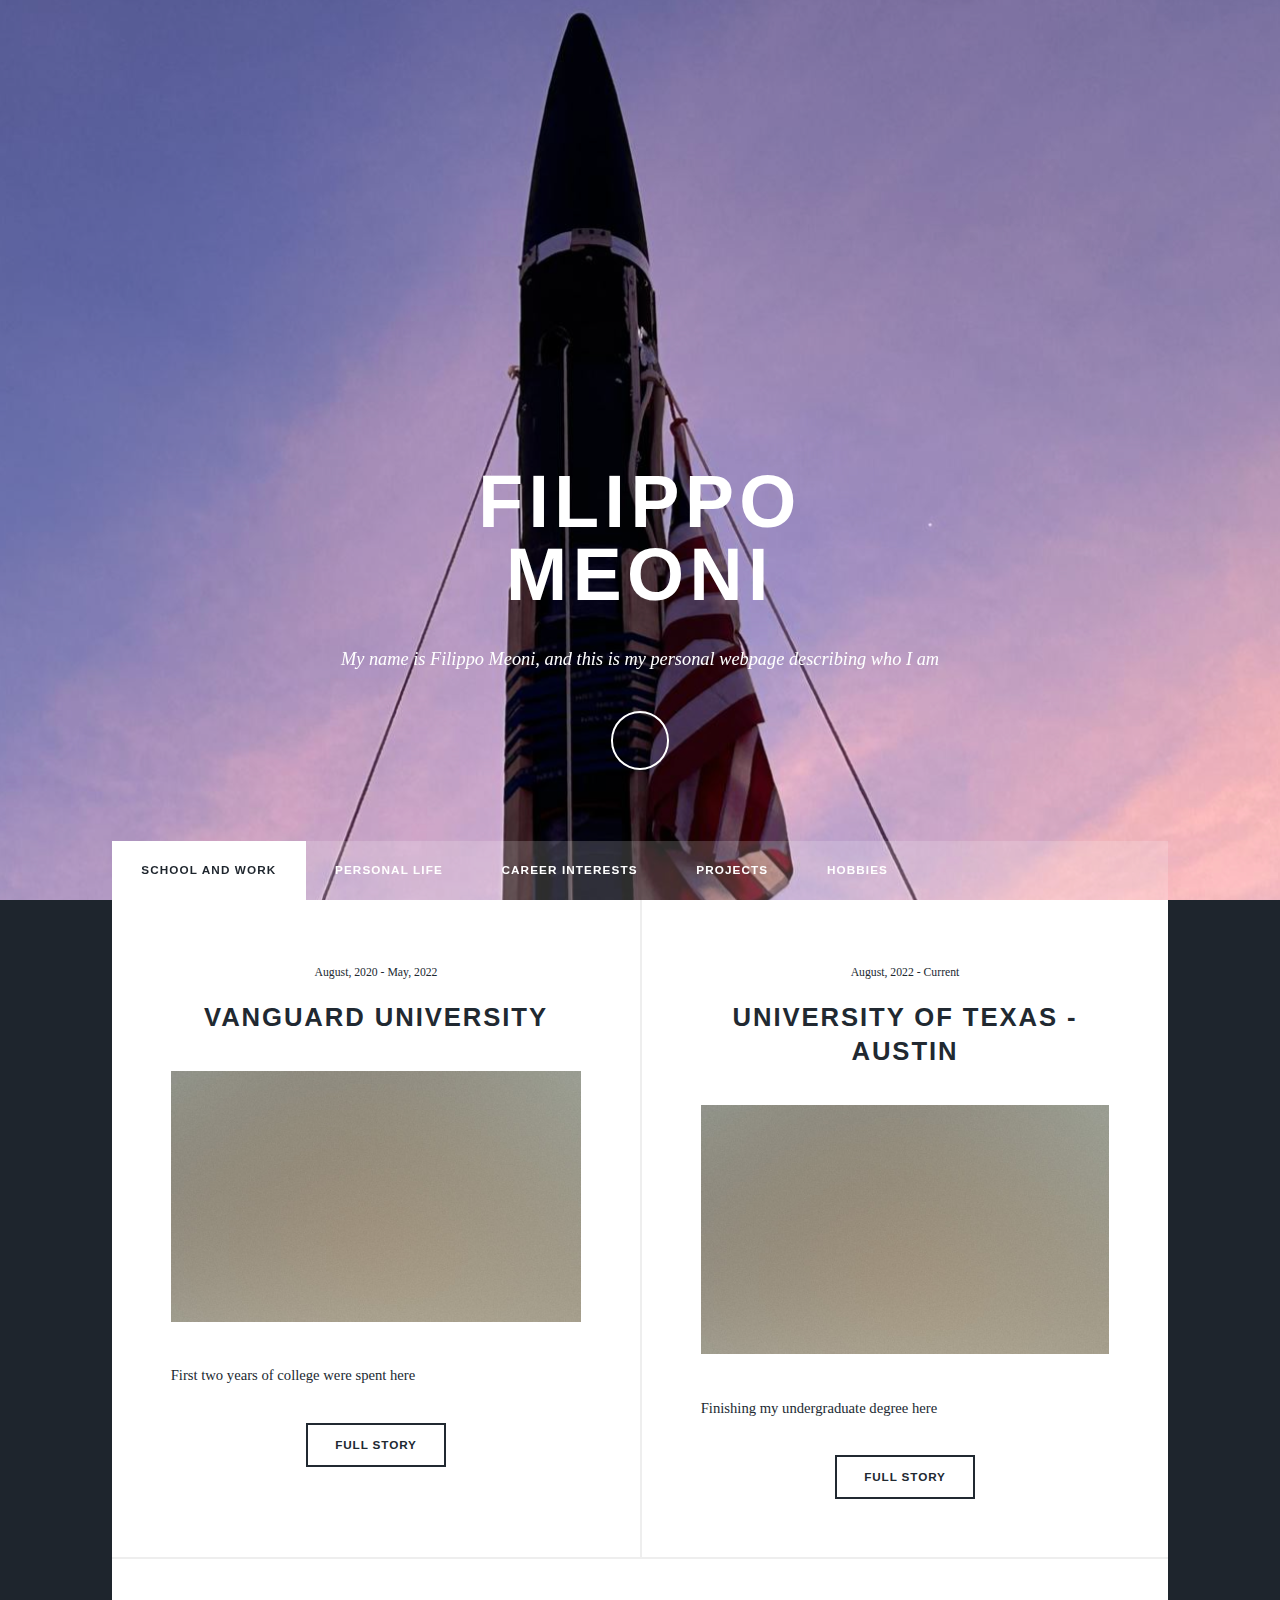
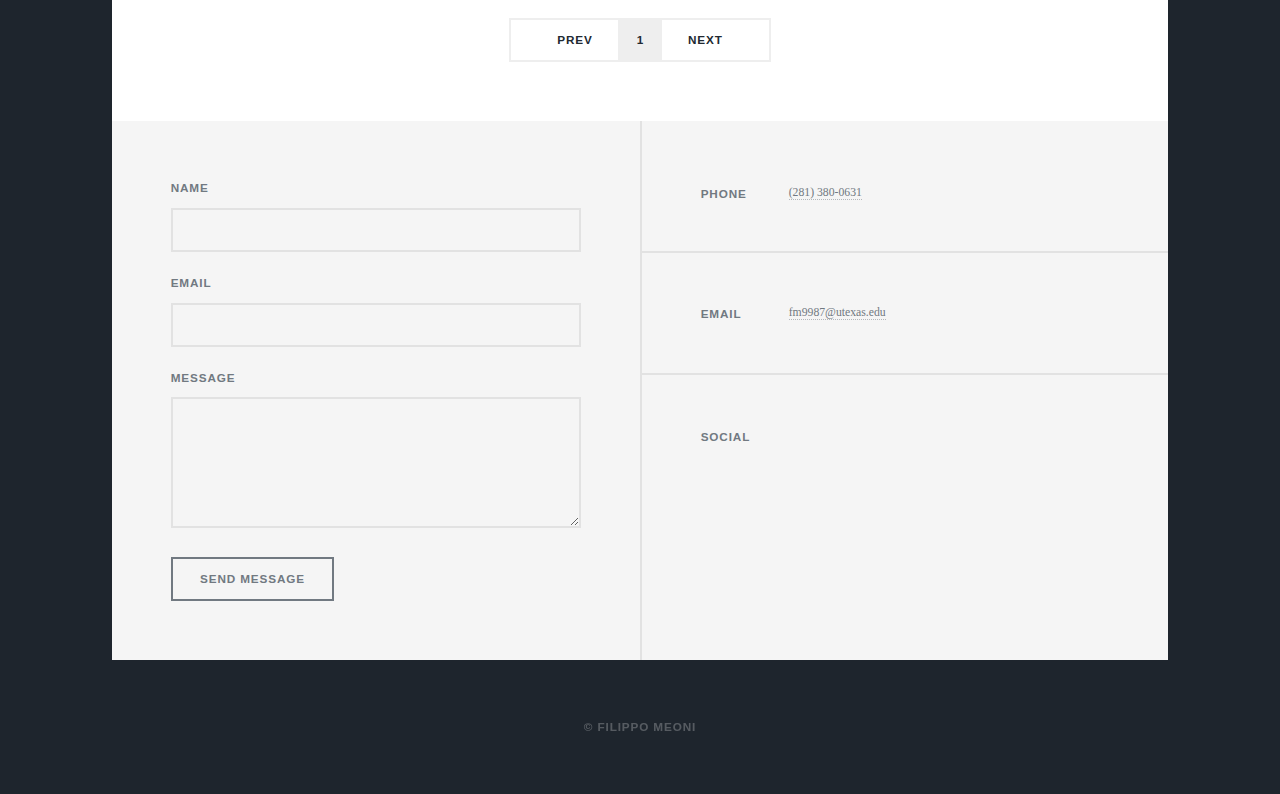
<file: index.html>
<!DOCTYPE HTML>
<!--
	Massively by HTML5 UP
	html5up.net | @ajlkn
	Free for personal and commercial use under the CCA 3.0 license (html5up.net/license)
-->
<html>
	<head>
		<title>Home Page</title>
		<meta charset="utf-8" />
		<meta name="viewport" content="width=device-width, initial-scale=1, user-scalable=no" />
		<link rel="stylesheet" href="assets/css/main.css" />
		<noscript><link rel="stylesheet" href="assets/css/noscript.css" /></noscript>
	</head>
	<body class="is-preload">

		<!-- Wrapper -->
			<div id="wrapper" class="fade-in">

				<!-- Intro -->
					<div id="intro">
						<h1>Filippo<br />
						Meoni</h1>
						<p>My name is Filippo Meoni, and this is my personal webpage describing who I am</p>
						<ul class="actions">
							<li><a href="#header" class="button icon solid solo fa-arrow-down scrolly">Continue</a></li>
						</ul>
					</div>

				<!-- Header -->
					<header id="header">
						<a href="index.html" class="logo">School</a>
					</header>

				<!-- Nav -->
					<nav id="nav">
						<ul class="links">
							<li class="active"><a href="index.html">School and Work</a></li>
							<li><a href="life.html">Personal life</a></li>
							<li><a href="career.html">Career Interests</a></li>
							<li><a href="projects.html">Projects</a></li>
							<li><a href="hobbies.html">Hobbies</a></li>
							<!-- <li><a href="elements.html">Elements Reference</a></li> -->
						</ul>
						<ul class="icons">
							<!-- <li><a href="#" class="icon brands fa-twitter"><span class="label">Twitter</span></a></li> -->
							<li><a href="#" class="icon brands fa-facebook-f"><span class="label">Facebook</span></a></li>
							<li><a href="#" class="icon brands fa-instagram"><span class="label">Instagram</span></a></li>
							<li><a href="#" class="icon brands fa-github"><span class="label">GitHub</span></a></li>
						</ul>
					</nav>

				<!-- Main -->
					<div id="main">
						<!-- Posts -->
							<section class="posts">
								<article>
									<header>
										<span class="date">August, 2020 - May, 2022</span>
										<h2><a href="vanguard.html">Vanguard University</a></h2>
									</header>
									<a href="vanguard.html" class="image fit"><img src="images/pic02.jpg" alt="" /></a>
									<p>First two years of college were spent here</p>
									<ul class="actions special">
										<li><a href="vanguard.html" class="button">Full Story</a></li>
									</ul>
								</article>
								<article>
									<header>
										<span class="date">August, 2022 - Current</span>
										<h2><a href="utAustin.html">University of Texas - Austin</a></h2>
									</header>
									<a href="utAustin.html" class="image fit"><img src="images/pic02.jpg" alt="" /></a>
									<p>Finishing my undergraduate degree here</p>
									<ul class="actions special">
										<li><a href="utAustin.html" class="button">Full Story</a></li>
									</ul>
								</article>
							</section>

						<!-- Footer -->
							<footer>
								<div class="pagination">
									<a href="#" class="previous">Prev</a>
									<a href="#" class="page active">1</a>
									<!-- <a href="#" class="page">2</a>
									<a href="#" class="page">3</a>
									<span class="extra">&hellip;</span>
									<a href="#" class="page">8</a>
									<a href="#" class="page">9</a>
									<a href="#" class="page">10</a> -->
									<a href="#" class="next">Next</a>
								</div>
							</footer>

					</div>

				<!-- Footer -->
					<footer id="footer">
						<section>
							<form method="post" action="#">
								<div class="fields">
									<div class="field">
										<label for="name">Name</label>
										<input type="text" name="name" id="name" />
									</div>
									<div class="field">
										<label for="email">Email</label>
										<input type="text" name="email" id="email" />
									</div>
									<div class="field">
										<label for="message">Message</label>
										<textarea name="message" id="message" rows="3"></textarea>
									</div>
								</div>
								<ul class="actions">
									<li><input type="submit" value="Send Message" /></li>
								</ul>
							</form>
						</section>
						<section class="split contact">
							<!-- <section class="alt">
								<h3>Address</h3>
								<p>1234 Somewhere Road #87257<br />
								Nashville, TN 00000-0000</p>
							</section> -->
							<section>
								<h3>Phone</h3>
								<p><a href="#">(281) 380-0631</a></p>
							</section>
							<section>
								<h3>Email</h3>
								<p><a href="#">fm9987@utexas.edu</a></p>
							</section>
							<section>
								<h3>Social</h3>
								<ul class="icons alt">
									<!-- <li><a href="#" class="icon brands alt fa-twitter"><span class="label">Twitter</span></a></li> -->
									<li><a href="#" class="icon brands alt fa-facebook-f"><span class="label">Facebook</span></a></li>
									<li><a href="#" class="icon brands alt fa-instagram"><span class="label">Instagram</span></a></li>
									<li><a href="#" class="icon brands alt fa-github"><span class="label">GitHub</span></a></li>
								</ul>
							</section>
						</section>
					</footer>

				<!-- Copyright -->
					<div id="copyright">
						<ul><li>&copy; Filippo Meoni </li></ul>
					</div>

			</div>

		<!-- Scripts -->
			<script src="assets/js/jquery.min.js"></script>
			<script src="assets/js/jquery.scrollex.min.js"></script>
			<script src="assets/js/jquery.scrolly.min.js"></script>
			<script src="assets/js/browser.min.js"></script>
			<script src="assets/js/breakpoints.min.js"></script>
			<script src="assets/js/util.js"></script>
			<script src="assets/js/main.js"></script>
	</body>
<!DOCTYPE HTML>
</file>
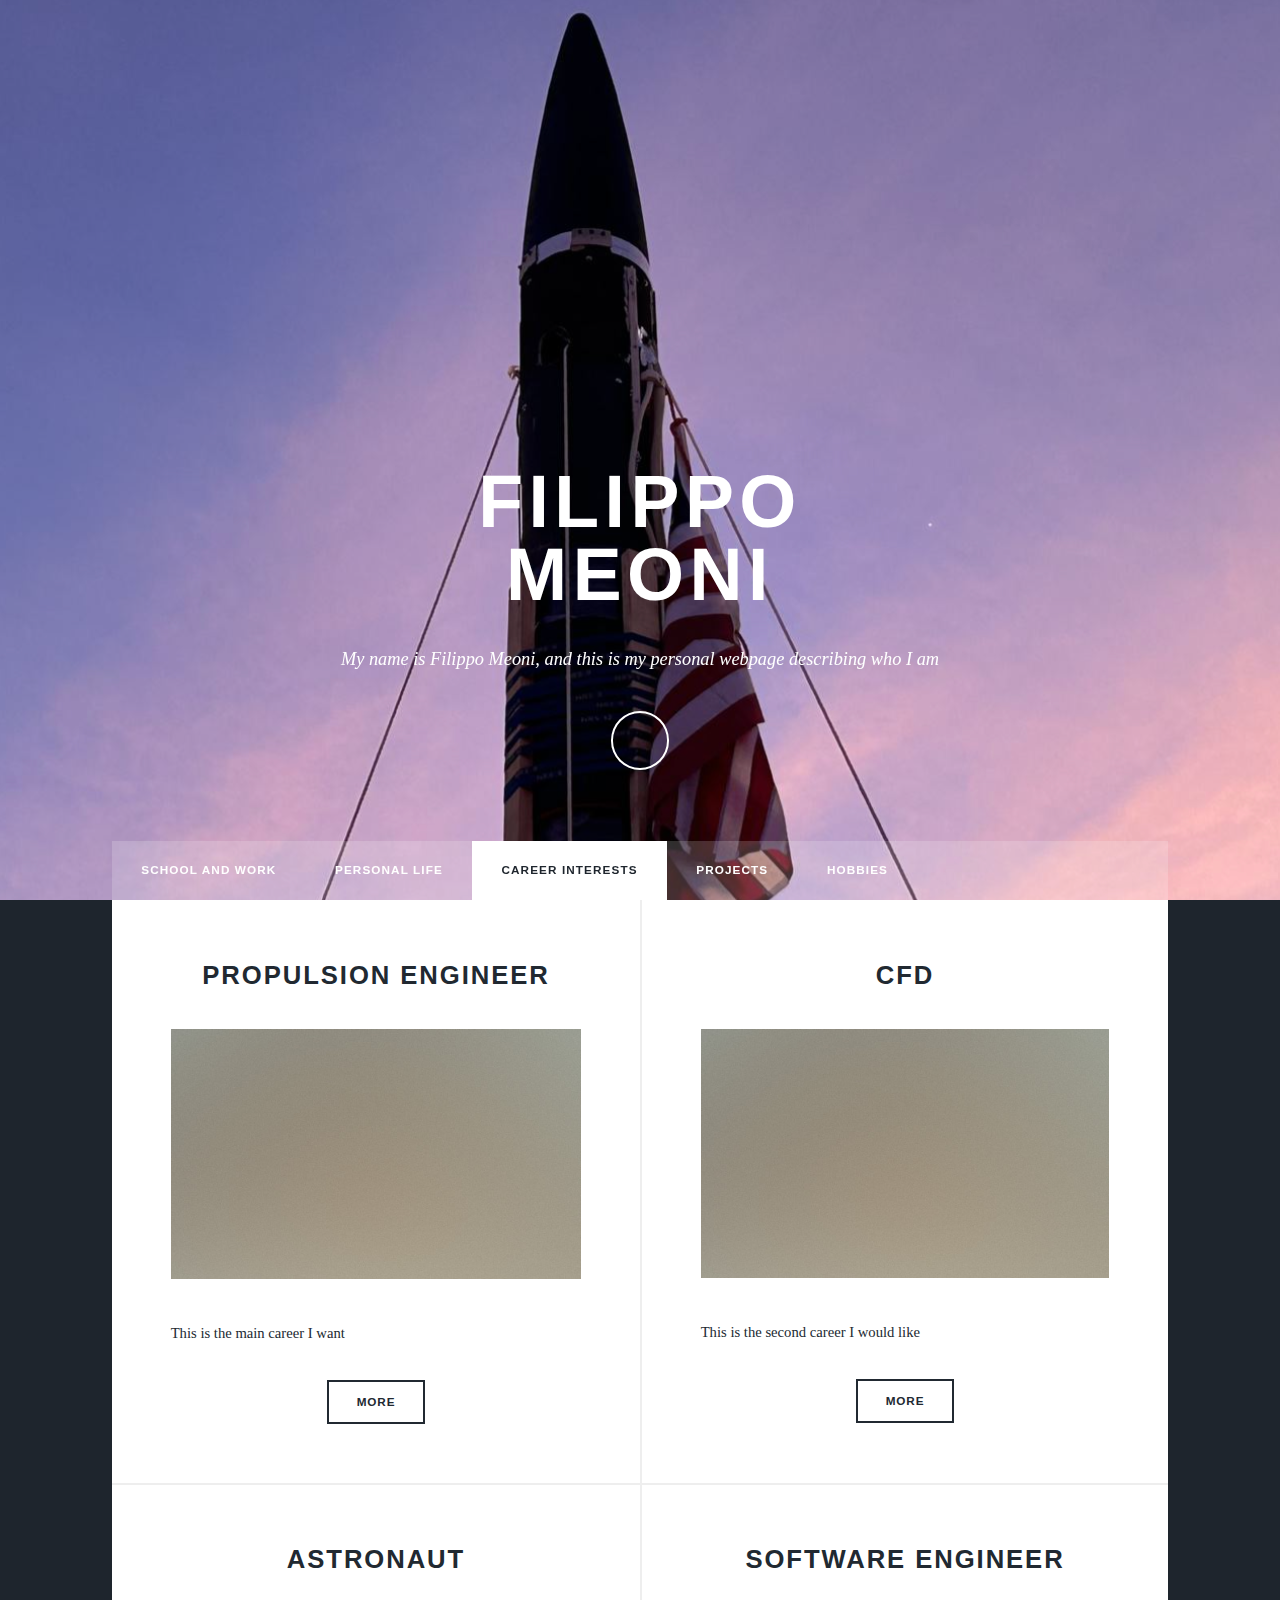
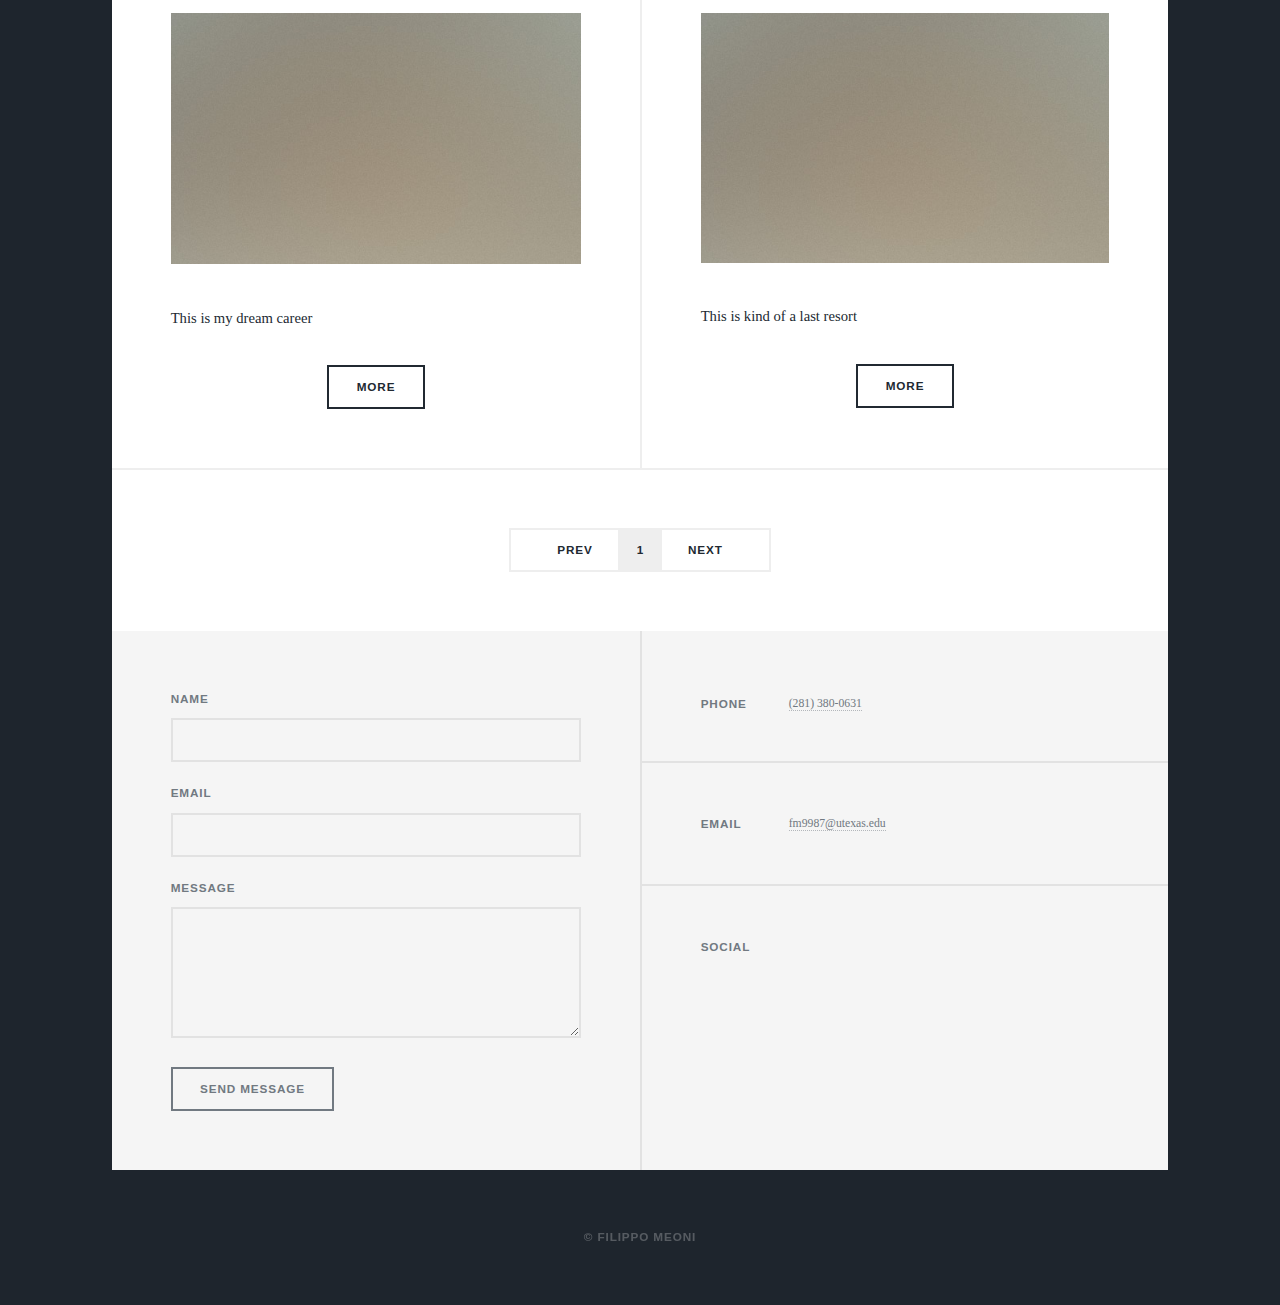
<file: career.html>
<!DOCTYPE HTML>
<!--
	Massively by HTML5 UP
	html5up.net | @ajlkn
	Free for personal and commercial use under the CCA 3.0 license (html5up.net/license)
-->
<html>
	<head>
		<title>Carrers Interests</title>
		<meta charset="utf-8" />
		<meta name="viewport" content="width=device-width, initial-scale=1, user-scalable=no" />
		<link rel="stylesheet" href="assets/css/main.css" />
		<noscript><link rel="stylesheet" href="assets/css/noscript.css" /></noscript>
	</head>
	<body class="is-preload">

		<!-- Wrapper -->
			<div id="wrapper" class="fade-in">

				<!-- Intro -->
					<div id="intro">
						<h1>Filippo<br />
						Meoni</h1>
						<p>My name is Filippo Meoni, and this is my personal webpage describing who I am</p>
						<ul class="actions">
							<li><a href="#header" class="button icon solid solo fa-arrow-down scrolly">Continue</a></li>
						</ul>
					</div>

				<!-- Header -->
					<header id="header">
						<a href="index.html" class="logo">Career</a>
					</header>

				<!-- Nav -->
					<nav id="nav">
						<ul class="links">
							<li><a href="index.html">School and Work</a></li>
							<li><a href="life.html">Personal life</a></li>
							<li class="active"><a href="career.html">Career Interests</a></li>
							<li><a href="projects.html">Projects</a></li>
							<li><a href="hobbies.html">Hobbies</a></li>
							<!-- <li><a href="elements.html">Elements Reference</a></li> -->
						</ul>
						<ul class="icons">
							<!-- <li><a href="#" class="icon brands fa-twitter"><span class="label">Twitter</span></a></li> -->
							<li><a href="#" class="icon brands fa-facebook-f"><span class="label">Facebook</span></a></li>
							<li><a href="#" class="icon brands fa-instagram"><span class="label">Instagram</span></a></li>
							<li><a href="#" class="icon brands fa-github"><span class="label">GitHub</span></a></li>
						</ul>
					</nav>

				<!-- Main -->
					<div id="main">
						<!-- Posts -->
							<section class="posts">
								<article>
									<header>
										<!-- <span class="date">August, 2020 - May, 2022</span> -->
										<h2><a href="propulsion.html">Propulsion engineer</a></h2>
									</header>
									<a href="propulsion.html" class="image fit"><img src="images/pic02.jpg" alt="" /></a>
									<p> This is the main career I want </p>
									<ul class="actions special">
										<li><a href="propulsion.html" class="button">More</a></li>
									</ul>
								</article>
								<article>
									<header>
										<!-- <span class="date">August, 2022 - Current</span> -->
										<h2>CFD</a></h2>
									</header>
									<a href="cfd.html" class="image fit"><img src="images/pic02.jpg" alt="" /></a>
									<p> This is the second career I would like </p>
									<ul class="actions special">
										<li><a href="cfd.html" class="button">More</a></li>
									</ul>
								</article>
								<article>
									<header>
										<!-- <span class="date">August, 2022 - Current</span> -->
										<h2> Astronaut </a></h2>
									</header>
									<a href="astronaut.html" class="image fit"><img src="images/pic02.jpg" alt="" /></a>
									<p> This is my dream career </p>
									<ul class="actions special">
										<li><a href="atronaut.html" class="button">More</a></li>
									</ul>
								</article>
								<article>
									<header>
										<!-- <span class="date">August, 2022 - Current</span> -->
										<h2> Software Engineer </a></h2>
									</header>
									<a href="software.html" class="image fit"><img src="images/pic02.jpg" alt="" /></a>
									<p> This is kind of a last resort </p>
									<ul class="actions special">
										<li><a href="software.html" class="button">More</a></li>
									</ul>
								</article>
							</section>

						<!-- Footer -->
							<footer>
								<div class="pagination">
									<a href="#" class="previous">Prev</a>
									<a href="#" class="page active">1</a>
									<!-- <a href="#" class="page">2</a>
									<a href="#" class="page">3</a>
									<span class="extra">&hellip;</span>
									<a href="#" class="page">8</a>
									<a href="#" class="page">9</a>
									<a href="#" class="page">10</a> -->
									<a href="#" class="next">Next</a>
								</div>
							</footer>

					</div>

				<!-- Footer -->
					<footer id="footer">
						<section>
							<form method="post" action="#">
								<div class="fields">
									<div class="field">
										<label for="name">Name</label>
										<input type="text" name="name" id="name" />
									</div>
									<div class="field">
										<label for="email">Email</label>
										<input type="text" name="email" id="email" />
									</div>
									<div class="field">
										<label for="message">Message</label>
										<textarea name="message" id="message" rows="3"></textarea>
									</div>
								</div>
								<ul class="actions">
									<li><input type="submit" value="Send Message" /></li>
								</ul>
							</form>
						</section>
						<section class="split contact">
							<!-- <section class="alt">
								<h3>Address</h3>
								<p>1234 Somewhere Road #87257<br />
								Nashville, TN 00000-0000</p>
							</section> -->
							<section>
								<h3>Phone</h3>
								<p><a href="#">(281) 380-0631</a></p>
							</section>
							<section>
								<h3>Email</h3>
								<p><a href="#">fm9987@utexas.edu</a></p>
							</section>
							<section>
								<h3>Social</h3>
								<ul class="icons alt">
									<!-- <li><a href="#" class="icon brands alt fa-twitter"><span class="label">Twitter</span></a></li> -->
									<li><a href="#" class="icon brands alt fa-facebook-f"><span class="label">Facebook</span></a></li>
									<li><a href="#" class="icon brands alt fa-instagram"><span class="label">Instagram</span></a></li>
									<li><a href="#" class="icon brands alt fa-github"><span class="label">GitHub</span></a></li>
								</ul>
							</section>
						</section>
					</footer>

				<!-- Copyright -->
					<div id="copyright">
						<ul><li>&copy; Filippo Meoni </li></ul>
					</div>

			</div>

		<!-- Scripts -->
			<script src="assets/js/jquery.min.js"></script>
			<script src="assets/js/jquery.scrollex.min.js"></script>
			<script src="assets/js/jquery.scrolly.min.js"></script>
			<script src="assets/js/browser.min.js"></script>
			<script src="assets/js/breakpoints.min.js"></script>
			<script src="assets/js/util.js"></script>
			<script src="assets/js/main.js"></script>

	</body>
</html>
</file>
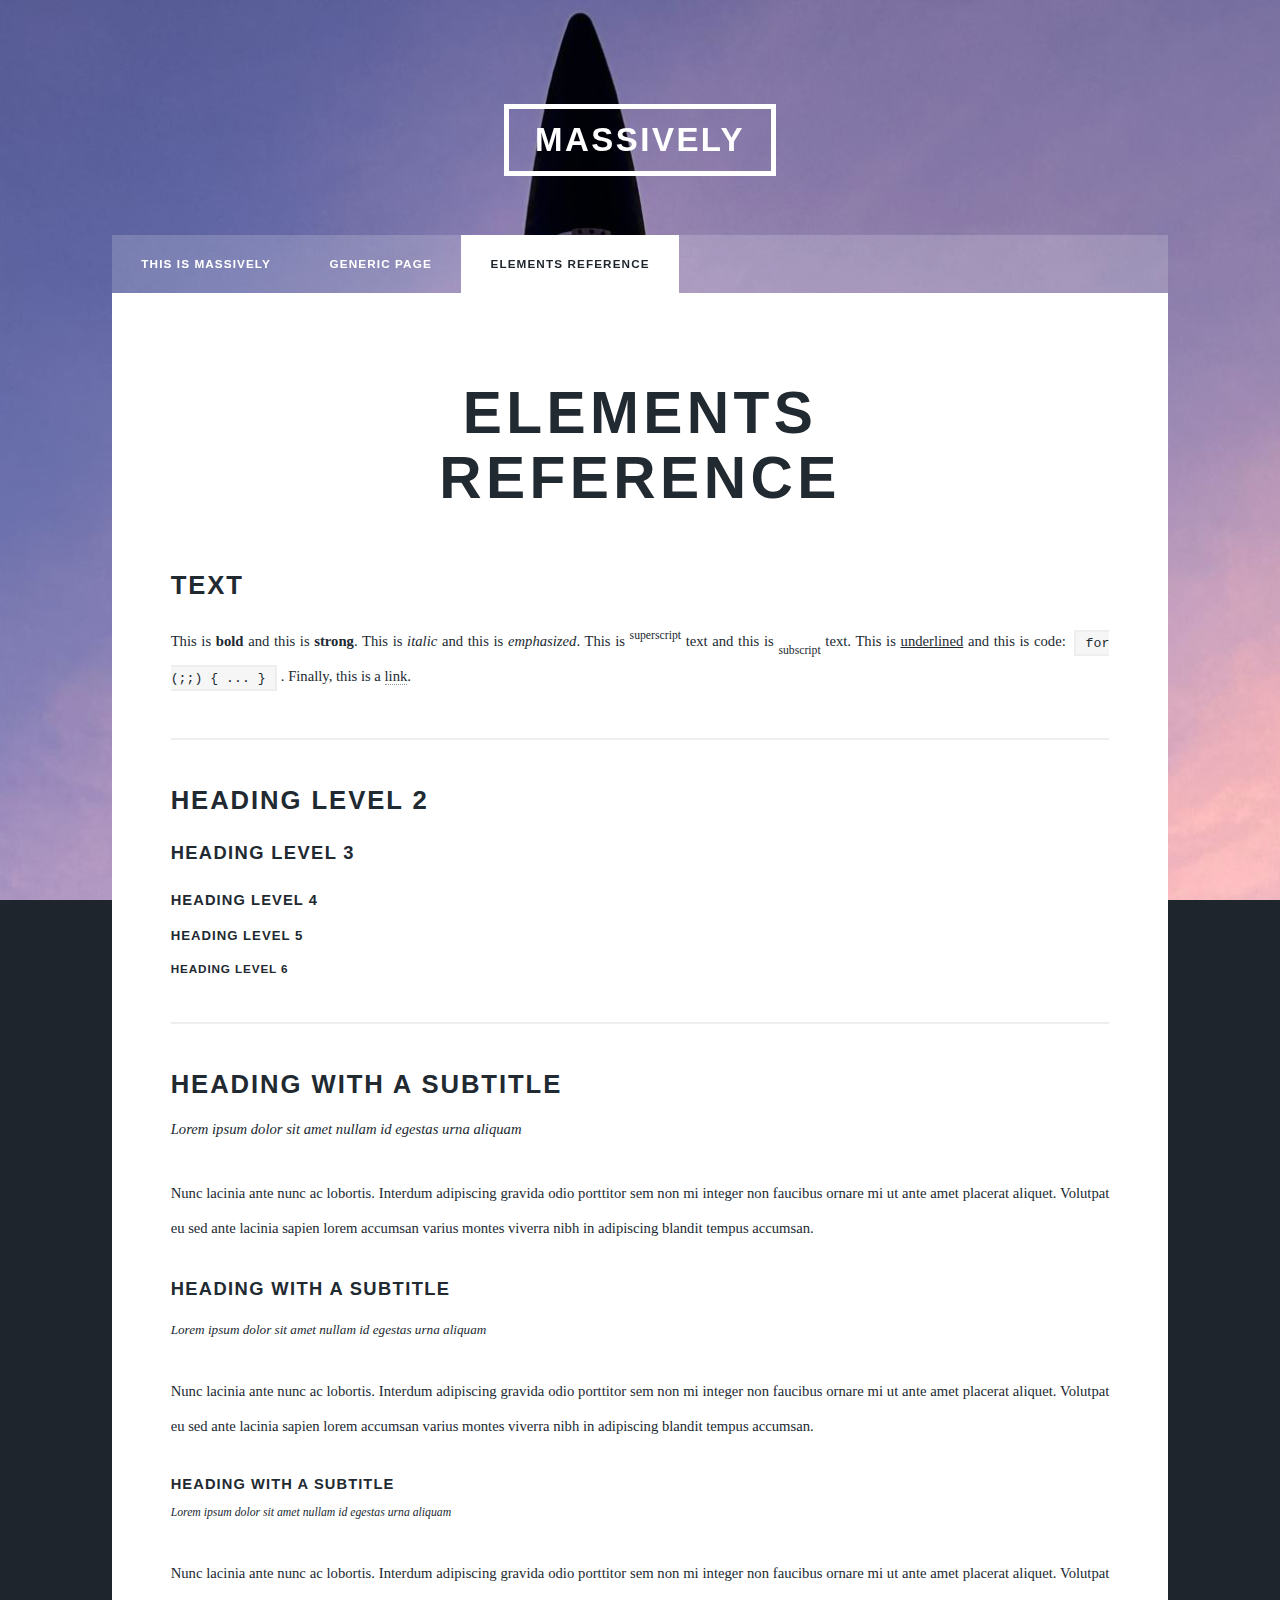
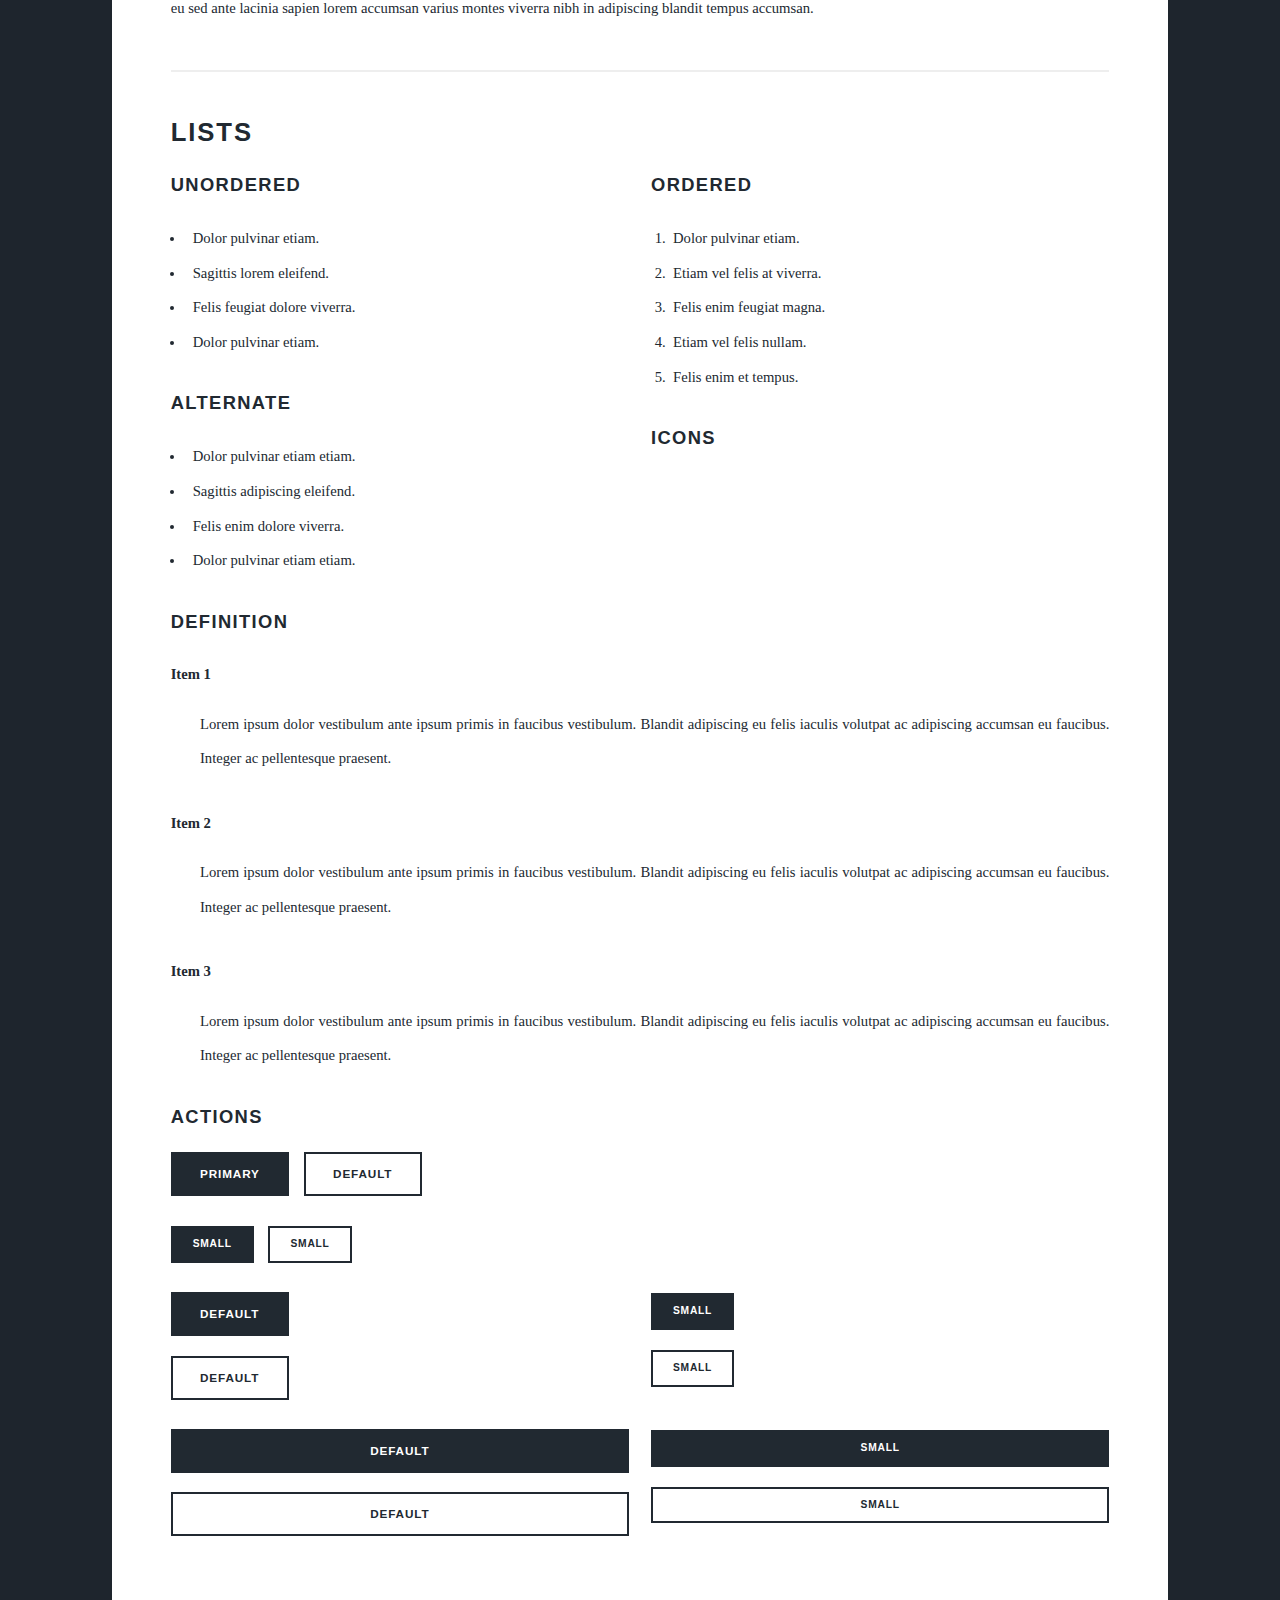
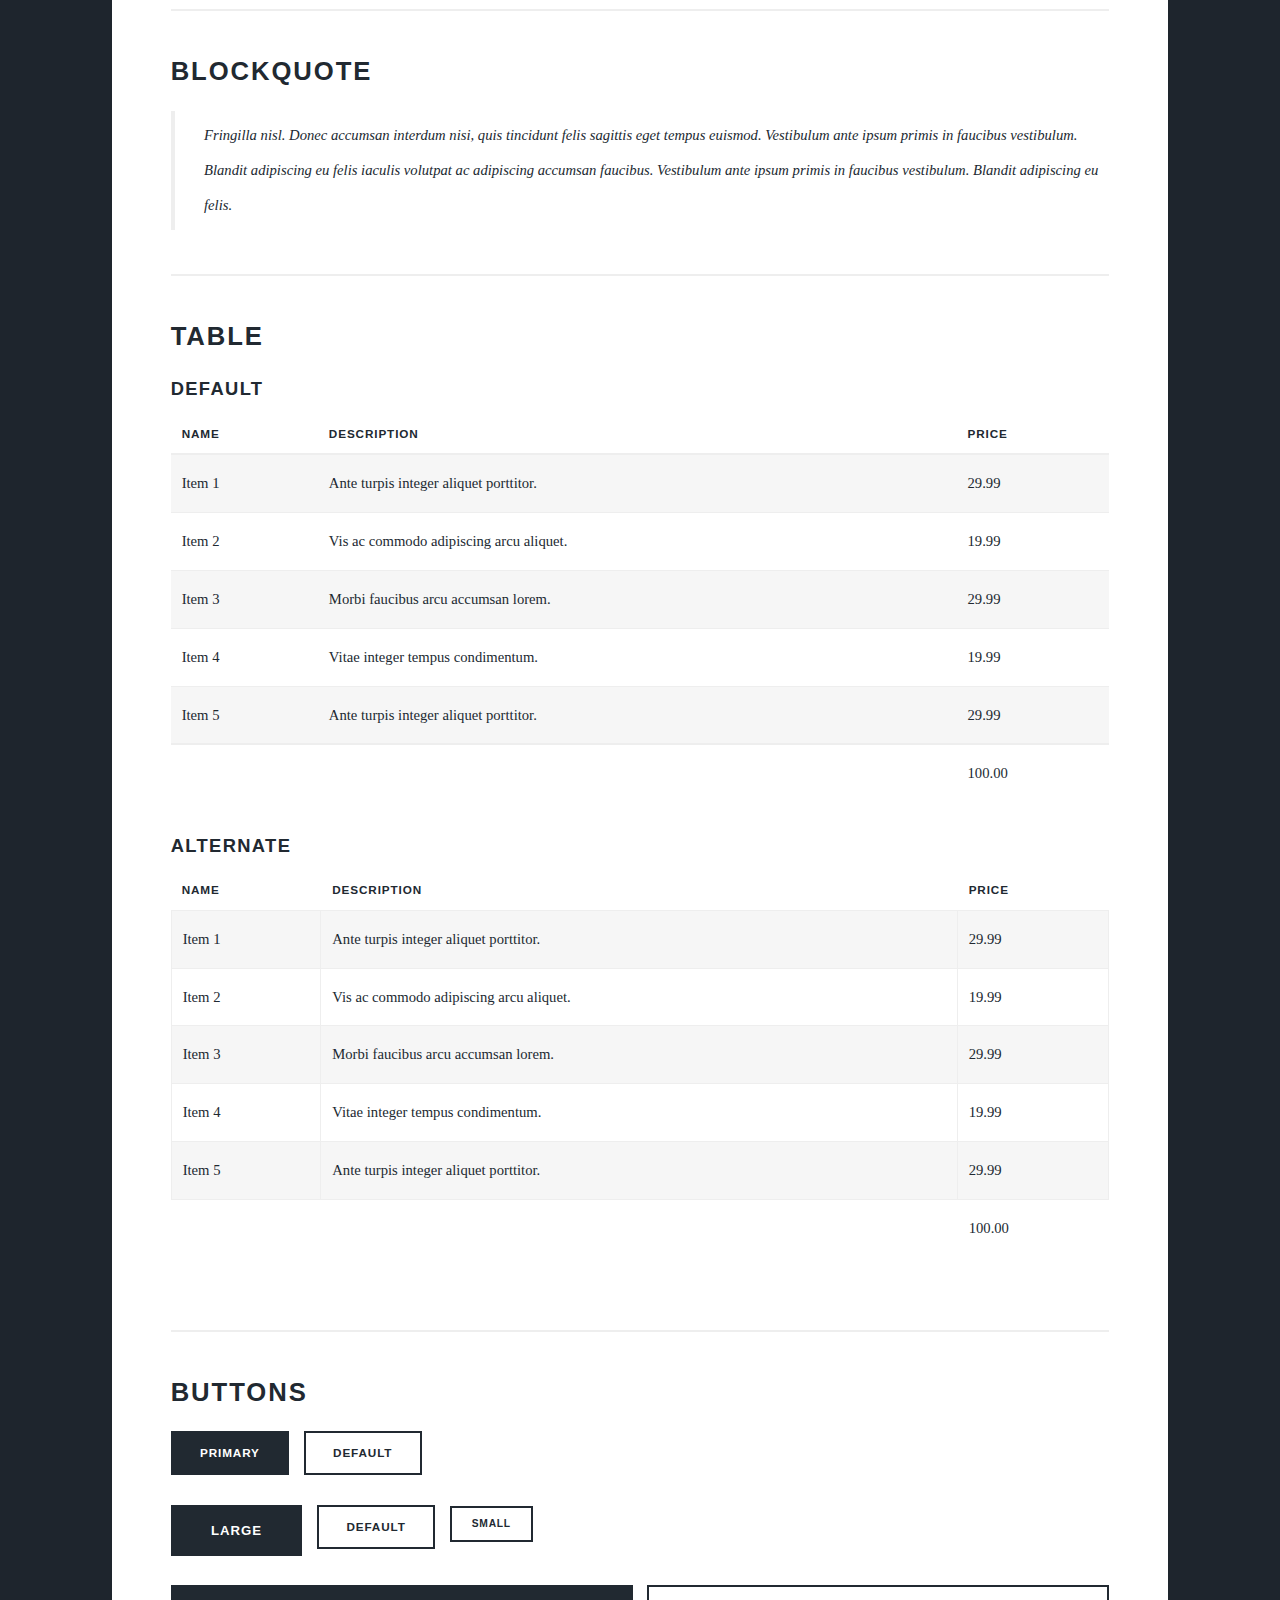
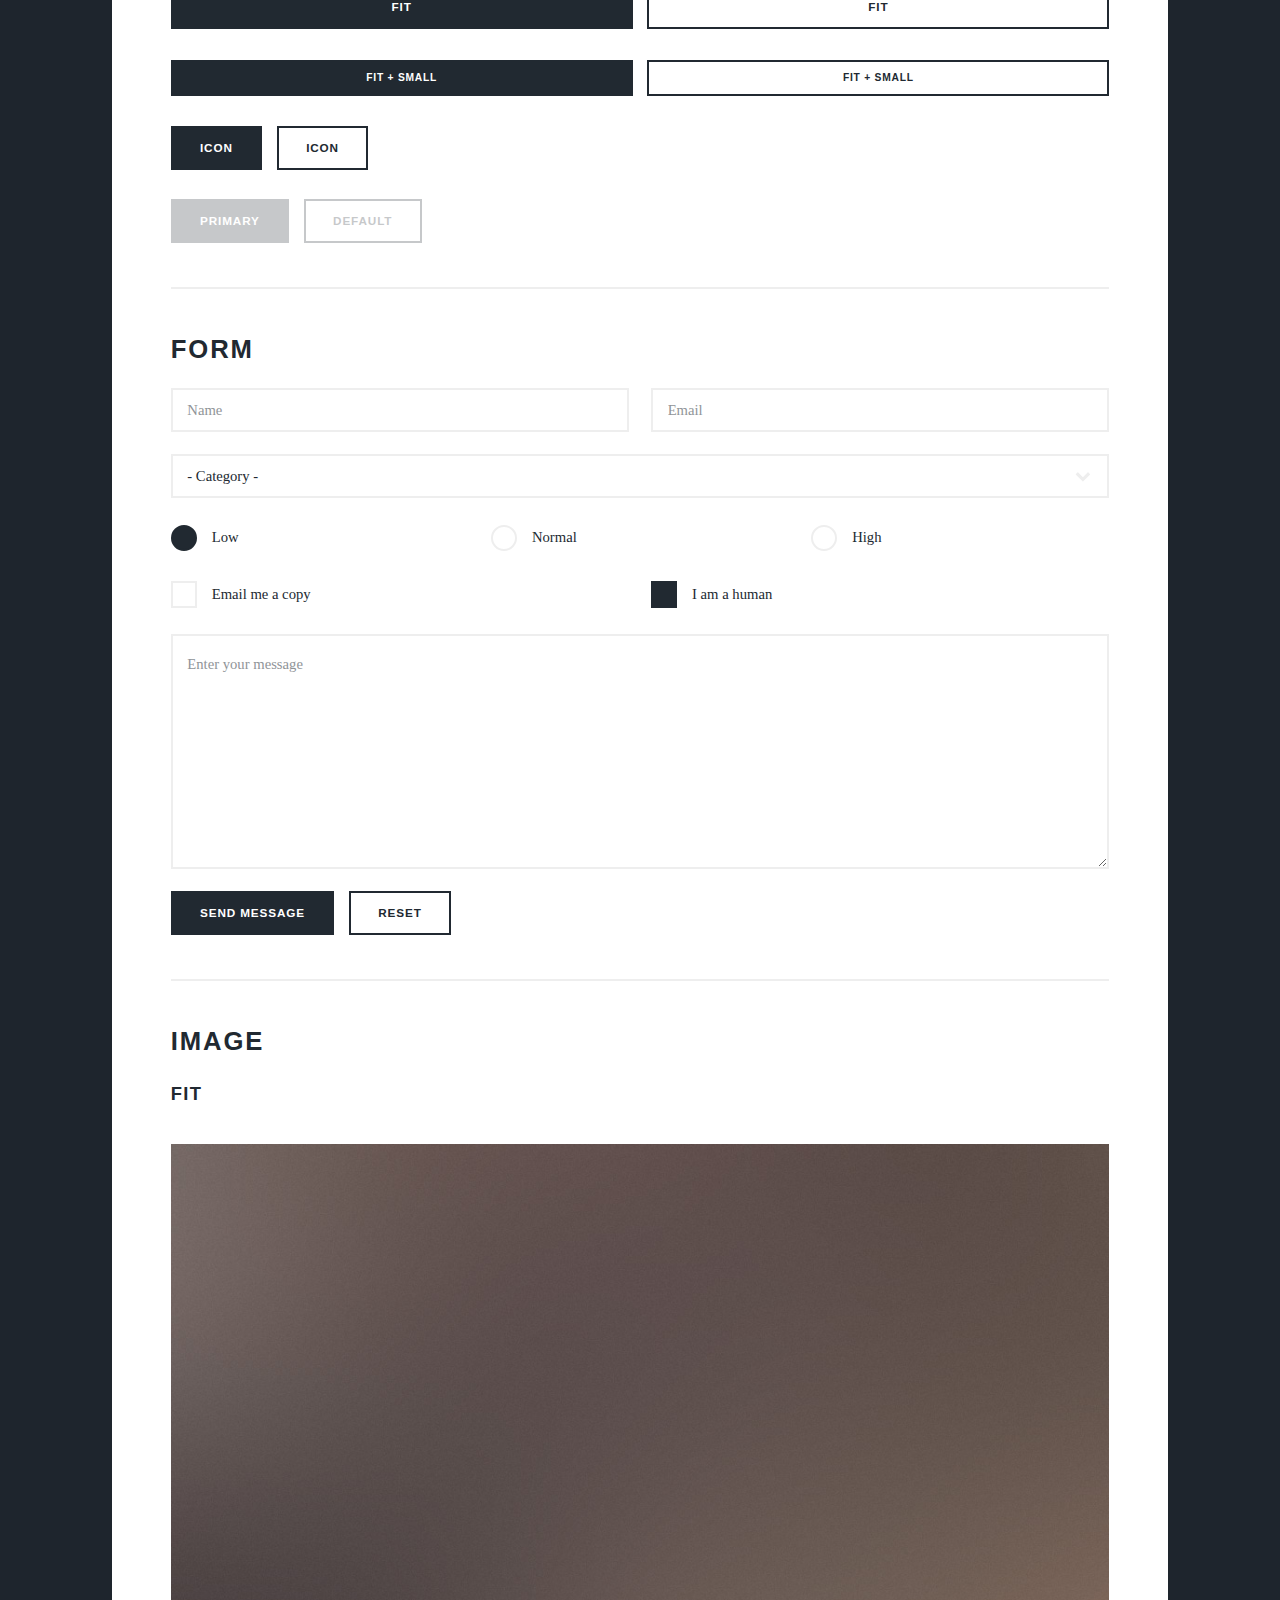
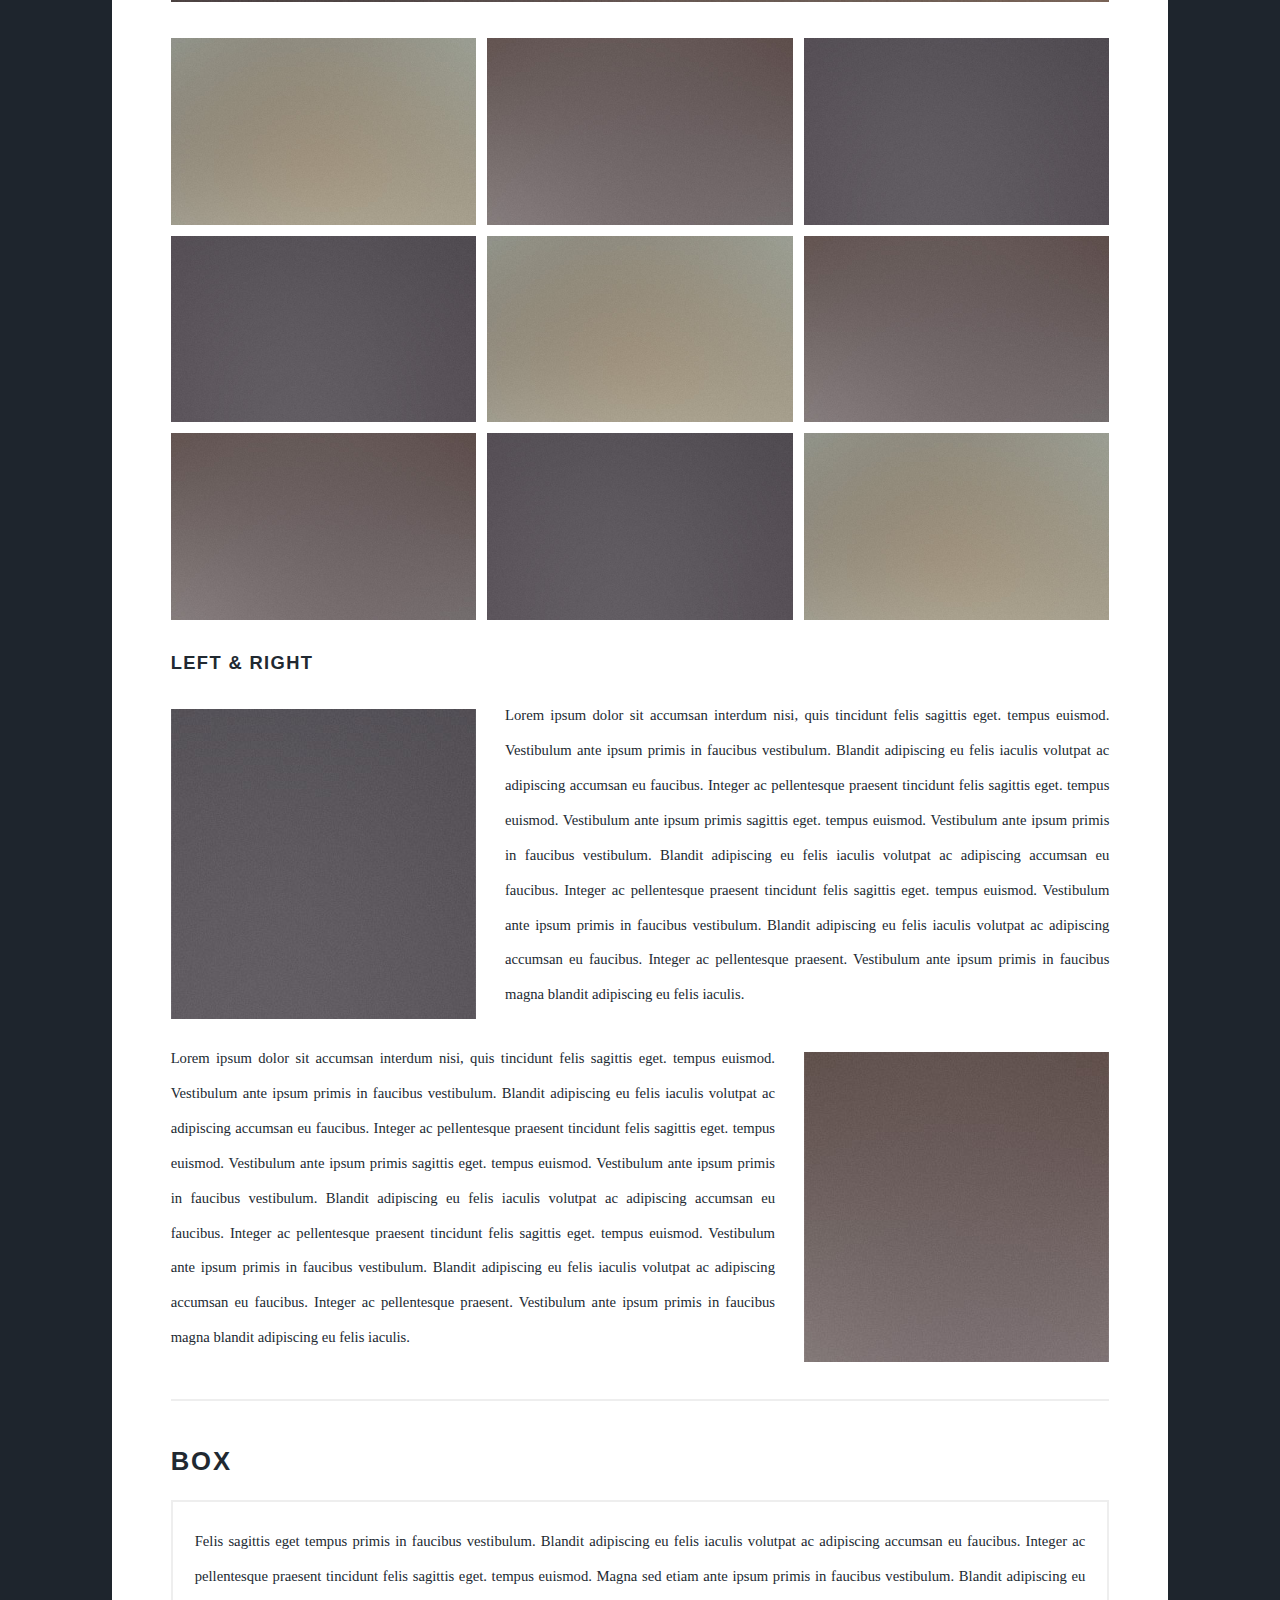
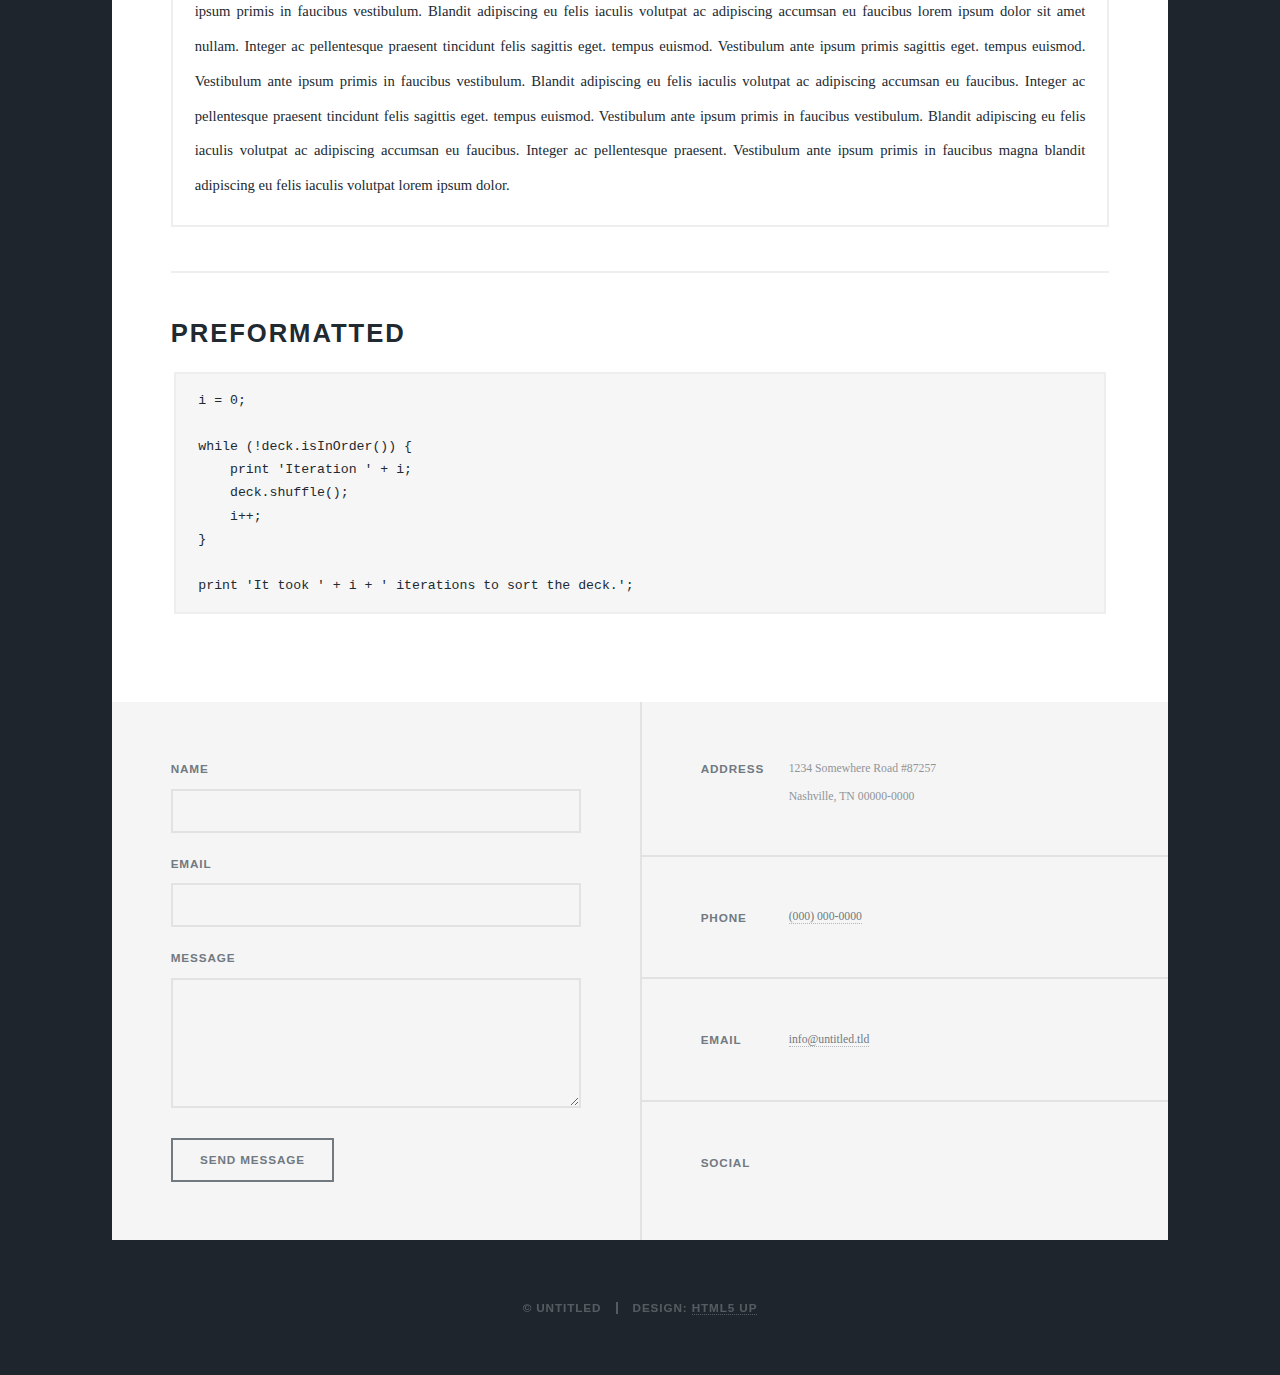
<file: elements.html>
<!DOCTYPE HTML>
<!--
	Massively by HTML5 UP
	html5up.net | @ajlkn
	Free for personal and commercial use under the CCA 3.0 license (html5up.net/license)
-->
<html>
	<head>
		<title>Elements Reference - Massively by HTML5 UP</title>
		<meta charset="utf-8" />
		<meta name="viewport" content="width=device-width, initial-scale=1, user-scalable=no" />
		<link rel="stylesheet" href="assets/css/main.css" />
		<noscript><link rel="stylesheet" href="assets/css/noscript.css" /></noscript>
	</head>
	<body class="is-preload">

		<!-- Wrapper -->
			<div id="wrapper">

				<!-- Header -->
					<header id="header">
						<a href="index.html" class="logo">Massively</a>
					</header>

				<!-- Nav -->
					<nav id="nav">
						<ul class="links">
							<li><a href="index.html">This is Massively</a></li>
							<li><a href="generic.html">Generic Page</a></li>
							<li class="active"><a href="elements.html">Elements Reference</a></li>
						</ul>
						<ul class="icons">
							<li><a href="#" class="icon brands fa-twitter"><span class="label">Twitter</span></a></li>
							<li><a href="#" class="icon brands fa-facebook-f"><span class="label">Facebook</span></a></li>
							<li><a href="#" class="icon brands fa-instagram"><span class="label">Instagram</span></a></li>
							<li><a href="#" class="icon brands fa-github"><span class="label">GitHub</span></a></li>
						</ul>
					</nav>

				<!-- Main -->
					<div id="main">

						<!-- Post -->
							<section class="post">
								<header class="major">
									<h1>Elements<br />
									Reference</h1>
								</header>

								<!-- Text stuff -->
									<h2>Text</h2>
									<p>This is <b>bold</b> and this is <strong>strong</strong>. This is <i>italic</i> and this is <em>emphasized</em>.
									This is <sup>superscript</sup> text and this is <sub>subscript</sub> text.
									This is <u>underlined</u> and this is code: <code>for (;;) { ... }</code>.
									Finally, this is a <a href="#">link</a>.</p>
									<hr />
									<h2>Heading Level 2</h2>
									<h3>Heading Level 3</h3>
									<h4>Heading Level 4</h4>
									<h5>Heading Level 5</h5>
									<h6>Heading Level 6</h6>
									<hr />
									<header>
										<h2>Heading with a Subtitle</h2>
										<p>Lorem ipsum dolor sit amet nullam id egestas urna aliquam</p>
									</header>
									<p>Nunc lacinia ante nunc ac lobortis. Interdum adipiscing gravida odio porttitor sem non mi integer non faucibus ornare mi ut ante amet placerat aliquet. Volutpat eu sed ante lacinia sapien lorem accumsan varius montes viverra nibh in adipiscing blandit tempus accumsan.</p>
									<header>
										<h3>Heading with a Subtitle</h3>
										<p>Lorem ipsum dolor sit amet nullam id egestas urna aliquam</p>
									</header>
									<p>Nunc lacinia ante nunc ac lobortis. Interdum adipiscing gravida odio porttitor sem non mi integer non faucibus ornare mi ut ante amet placerat aliquet. Volutpat eu sed ante lacinia sapien lorem accumsan varius montes viverra nibh in adipiscing blandit tempus accumsan.</p>
									<header>
										<h4>Heading with a Subtitle</h4>
										<p>Lorem ipsum dolor sit amet nullam id egestas urna aliquam</p>
									</header>
									<p>Nunc lacinia ante nunc ac lobortis. Interdum adipiscing gravida odio porttitor sem non mi integer non faucibus ornare mi ut ante amet placerat aliquet. Volutpat eu sed ante lacinia sapien lorem accumsan varius montes viverra nibh in adipiscing blandit tempus accumsan.</p>

									<hr />

								<!-- Lists -->
									<h2>Lists</h2>
									<div class="row">
										<div class="col-6 col-12-small">

											<h3>Unordered</h3>
											<ul>
												<li>Dolor pulvinar etiam.</li>
												<li>Sagittis lorem eleifend.</li>
												<li>Felis feugiat dolore viverra.</li>
												<li>Dolor pulvinar etiam.</li>
											</ul>

											<h3>Alternate</h3>
											<ul class="alt">
												<li>Dolor pulvinar etiam etiam.</li>
												<li>Sagittis adipiscing eleifend.</li>
												<li>Felis enim dolore viverra.</li>
												<li>Dolor pulvinar etiam etiam.</li>
											</ul>

										</div>
										<div class="col-6 col-12-small">

											<h3>Ordered</h3>
											<ol>
												<li>Dolor pulvinar etiam.</li>
												<li>Etiam vel felis at viverra.</li>
												<li>Felis enim feugiat magna.</li>
												<li>Etiam vel felis nullam.</li>
												<li>Felis enim et tempus.</li>
											</ol>

											<h3>Icons</h3>
											<ul class="icons">
												<li><a href="#" class="icon brands fa-twitter"><span class="label">Twitter</span></a></li>
												<li><a href="#" class="icon brands fa-facebook-f"><span class="label">Facebook</span></a></li>
												<li><a href="#" class="icon brands fa-instagram"><span class="label">Instagram</span></a></li>
												<li><a href="#" class="icon brands fa-github"><span class="label">Github</span></a></li>
												<li><a href="#" class="icon brands fa-dribbble"><span class="label">Dribbble</span></a></li>
											</ul>
											<ul class="icons alt">
												<li><a href="#" class="icon brands alt fa-twitter"><span class="label">Twitter</span></a></li>
												<li><a href="#" class="icon brands alt fa-facebook-f"><span class="label">Facebook</span></a></li>
												<li><a href="#" class="icon brands alt fa-instagram"><span class="label">Instagram</span></a></li>
												<li><a href="#" class="icon brands alt fa-github"><span class="label">Github</span></a></li>
												<li><a href="#" class="icon brands alt fa-dribbble"><span class="label">Dribbble</span></a></li>
											</ul>

										</div>
									</div>
									<h3>Definition</h3>
									<dl>
										<dt>Item 1</dt>
										<dd>
											<p>Lorem ipsum dolor vestibulum ante ipsum primis in faucibus vestibulum. Blandit adipiscing eu felis iaculis volutpat ac adipiscing accumsan eu faucibus. Integer ac pellentesque praesent.</p>
										</dd>
										<dt>Item 2</dt>
										<dd>
											<p>Lorem ipsum dolor vestibulum ante ipsum primis in faucibus vestibulum. Blandit adipiscing eu felis iaculis volutpat ac adipiscing accumsan eu faucibus. Integer ac pellentesque praesent.</p>
										</dd>
										<dt>Item 3</dt>
										<dd>
											<p>Lorem ipsum dolor vestibulum ante ipsum primis in faucibus vestibulum. Blandit adipiscing eu felis iaculis volutpat ac adipiscing accumsan eu faucibus. Integer ac pellentesque praesent.</p>
										</dd>
									</dl>

									<h3>Actions</h3>
									<ul class="actions">
										<li><a href="#" class="button primary">Primary</a></li>
										<li><a href="#" class="button">Default</a></li>
									</ul>
									<ul class="actions small">
										<li><a href="#" class="button primary small">Small</a></li>
										<li><a href="#" class="button small">Small</a></li>
									</ul>
									<div class="row">
										<div class="col-6 col-12-small">
											<ul class="actions stacked">
												<li><a href="#" class="button primary">Default</a></li>
												<li><a href="#" class="button">Default</a></li>
											</ul>
										</div>
										<div class="col-6 col-12-small">
											<ul class="actions stacked">
												<li><a href="#" class="button primary small">Small</a></li>
												<li><a href="#" class="button small">Small</a></li>
											</ul>
										</div>
									</div>
									<div class="row">
										<div class="col-6 col-12-small">
											<ul class="actions stacked">
												<li><a href="#" class="button primary fit">Default</a></li>
												<li><a href="#" class="button fit">Default</a></li>
											</ul>
										</div>
										<div class="col-6 col-12-small">
											<ul class="actions stacked">
												<li><a href="#" class="button primary small fit">Small</a></li>
												<li><a href="#" class="button small fit">Small</a></li>
											</ul>
										</div>
									</div>

									<hr />

								<!-- Blockquote -->
									<h2>Blockquote</h2>
									<blockquote>Fringilla nisl. Donec accumsan interdum nisi, quis tincidunt felis sagittis eget tempus euismod. Vestibulum ante ipsum primis in faucibus vestibulum. Blandit adipiscing eu felis iaculis volutpat ac adipiscing accumsan faucibus. Vestibulum ante ipsum primis in faucibus vestibulum. Blandit adipiscing eu felis.</blockquote>

									<hr />

								<!-- Table -->
									<h2>Table</h2>

									<h3>Default</h3>
									<div class="table-wrapper">
										<table>
											<thead>
												<tr>
													<th>Name</th>
													<th>Description</th>
													<th>Price</th>
												</tr>
											</thead>
											<tbody>
												<tr>
													<td>Item 1</td>
													<td>Ante turpis integer aliquet porttitor.</td>
													<td>29.99</td>
												</tr>
												<tr>
													<td>Item 2</td>
													<td>Vis ac commodo adipiscing arcu aliquet.</td>
													<td>19.99</td>
												</tr>
												<tr>
													<td>Item 3</td>
													<td> Morbi faucibus arcu accumsan lorem.</td>
													<td>29.99</td>
												</tr>
												<tr>
													<td>Item 4</td>
													<td>Vitae integer tempus condimentum.</td>
													<td>19.99</td>
												</tr>
												<tr>
													<td>Item 5</td>
													<td>Ante turpis integer aliquet porttitor.</td>
													<td>29.99</td>
												</tr>
											</tbody>
											<tfoot>
												<tr>
													<td colspan="2"></td>
													<td>100.00</td>
												</tr>
											</tfoot>
										</table>
									</div>

									<h3>Alternate</h3>
									<div class="table-wrapper">
										<table class="alt">
											<thead>
												<tr>
													<th>Name</th>
													<th>Description</th>
													<th>Price</th>
												</tr>
											</thead>
											<tbody>
												<tr>
													<td>Item 1</td>
													<td>Ante turpis integer aliquet porttitor.</td>
													<td>29.99</td>
												</tr>
												<tr>
													<td>Item 2</td>
													<td>Vis ac commodo adipiscing arcu aliquet.</td>
													<td>19.99</td>
												</tr>
												<tr>
													<td>Item 3</td>
													<td> Morbi faucibus arcu accumsan lorem.</td>
													<td>29.99</td>
												</tr>
												<tr>
													<td>Item 4</td>
													<td>Vitae integer tempus condimentum.</td>
													<td>19.99</td>
												</tr>
												<tr>
													<td>Item 5</td>
													<td>Ante turpis integer aliquet porttitor.</td>
													<td>29.99</td>
												</tr>
											</tbody>
											<tfoot>
												<tr>
													<td colspan="2"></td>
													<td>100.00</td>
												</tr>
											</tfoot>
										</table>
									</div>

									<hr />

								<!-- Buttons -->
									<h2>Buttons</h2>
									<ul class="actions">
										<li><a href="#" class="button primary">Primary</a></li>
										<li><a href="#" class="button">Default</a></li>
									</ul>
									<ul class="actions">
										<li><a href="#" class="button primary large">Large</a></li>
										<li><a href="#" class="button">Default</a></li>
										<li><a href="#" class="button small">Small</a></li>
									</ul>
									<ul class="actions fit">
										<li><a href="#" class="button primary fit">Fit</a></li>
										<li><a href="#" class="button fit">Fit</a></li>
									</ul>
									<ul class="actions fit small">
										<li><a href="#" class="button primary fit small">Fit + Small</a></li>
										<li><a href="#" class="button fit small">Fit + Small</a></li>
									</ul>
									<ul class="actions">
										<li><a href="#" class="button primary icon solid fa-search">Icon</a></li>
										<li><a href="#" class="button icon solid fa-download">Icon</a></li>
									</ul>
									<ul class="actions">
										<li><span class="button primary disabled">Primary</span></li>
										<li><span class="button disabled">Default</span></li>
									</ul>

									<hr />

								<!-- Form -->
									<h2>Form</h2>

									<form method="post" action="#">
										<div class="row gtr-uniform">
											<div class="col-6 col-12-xsmall">
												<input type="text" name="demo-name" id="demo-name" value="" placeholder="Name" />
											</div>
											<div class="col-6 col-12-xsmall">
												<input type="email" name="demo-email" id="demo-email" value="" placeholder="Email" />
											</div>
											<!-- Break -->
											<div class="col-12">
												<select name="demo-category" id="demo-category">
													<option value="">- Category -</option>
													<option value="1">Manufacturing</option>
													<option value="1">Shipping</option>
													<option value="1">Administration</option>
													<option value="1">Human Resources</option>
												</select>
											</div>
											<!-- Break -->
											<div class="col-4 col-12-small">
												<input type="radio" id="demo-priority-low" name="demo-priority" checked>
												<label for="demo-priority-low">Low</label>
											</div>
											<div class="col-4 col-12-small">
												<input type="radio" id="demo-priority-normal" name="demo-priority">
												<label for="demo-priority-normal">Normal</label>
											</div>
											<div class="col-4 col-12-small">
												<input type="radio" id="demo-priority-high" name="demo-priority">
												<label for="demo-priority-high">High</label>
											</div>
											<!-- Break -->
											<div class="col-6 col-12-small">
												<input type="checkbox" id="demo-copy" name="demo-copy">
												<label for="demo-copy">Email me a copy</label>
											</div>
											<div class="col-6 col-12-small">
												<input type="checkbox" id="demo-human" name="demo-human" checked>
												<label for="demo-human">I am a human</label>
											</div>
											<!-- Break -->
											<div class="col-12">
												<textarea name="demo-message" id="demo-message" placeholder="Enter your message" rows="6"></textarea>
											</div>
											<!-- Break -->
											<div class="col-12">
												<ul class="actions">
													<li><input type="submit" value="Send Message" class="primary" /></li>
													<li><input type="reset" value="Reset" /></li>
												</ul>
											</div>
										</div>
									</form>

									<hr />

								<!-- Image -->
									<h2>Image</h2>

									<h3>Fit</h3>
									<span class="image fit"><img src="images/pic01.jpg" alt="" /></span>
									<div class="box alt">
										<div class="row gtr-50 gtr-uniform">
											<div class="col-4"><span class="image fit"><img src="images/pic02.jpg" alt="" /></span></div>
											<div class="col-4"><span class="image fit"><img src="images/pic03.jpg" alt="" /></span></div>
											<div class="col-4"><span class="image fit"><img src="images/pic04.jpg" alt="" /></span></div>
											<!-- Break -->
											<div class="col-4"><span class="image fit"><img src="images/pic04.jpg" alt="" /></span></div>
											<div class="col-4"><span class="image fit"><img src="images/pic02.jpg" alt="" /></span></div>
											<div class="col-4"><span class="image fit"><img src="images/pic03.jpg" alt="" /></span></div>
											<!-- Break -->
											<div class="col-4"><span class="image fit"><img src="images/pic03.jpg" alt="" /></span></div>
											<div class="col-4"><span class="image fit"><img src="images/pic04.jpg" alt="" /></span></div>
											<div class="col-4"><span class="image fit"><img src="images/pic02.jpg" alt="" /></span></div>
										</div>
									</div>

									<h3>Left &amp; Right</h3>
									<p><span class="image left"><img src="images/pic08.jpg" alt="" /></span>Lorem ipsum dolor sit accumsan interdum nisi, quis tincidunt felis sagittis eget. tempus euismod. Vestibulum ante ipsum primis in faucibus vestibulum. Blandit adipiscing eu felis iaculis volutpat ac adipiscing accumsan eu faucibus. Integer ac pellentesque praesent tincidunt felis sagittis eget. tempus euismod. Vestibulum ante ipsum primis sagittis eget. tempus euismod. Vestibulum ante ipsum primis in faucibus vestibulum. Blandit adipiscing eu felis iaculis volutpat ac adipiscing accumsan eu faucibus. Integer ac pellentesque praesent tincidunt felis sagittis eget. tempus euismod. Vestibulum ante ipsum primis in faucibus vestibulum. Blandit adipiscing eu felis iaculis volutpat ac adipiscing accumsan eu faucibus. Integer ac pellentesque praesent. Vestibulum ante ipsum primis in faucibus magna blandit adipiscing eu felis iaculis.</p>
									<p><span class="image right"><img src="images/pic09.jpg" alt="" /></span>Lorem ipsum dolor sit accumsan interdum nisi, quis tincidunt felis sagittis eget. tempus euismod. Vestibulum ante ipsum primis in faucibus vestibulum. Blandit adipiscing eu felis iaculis volutpat ac adipiscing accumsan eu faucibus. Integer ac pellentesque praesent tincidunt felis sagittis eget. tempus euismod. Vestibulum ante ipsum primis sagittis eget. tempus euismod. Vestibulum ante ipsum primis in faucibus vestibulum. Blandit adipiscing eu felis iaculis volutpat ac adipiscing accumsan eu faucibus. Integer ac pellentesque praesent tincidunt felis sagittis eget. tempus euismod. Vestibulum ante ipsum primis in faucibus vestibulum. Blandit adipiscing eu felis iaculis volutpat ac adipiscing accumsan eu faucibus. Integer ac pellentesque praesent. Vestibulum ante ipsum primis in faucibus magna blandit adipiscing eu felis iaculis.</p>

									<hr />

								<!-- Box -->
									<h2>Box</h2>
									<div class="box">
										<p>Felis sagittis eget tempus primis in faucibus vestibulum. Blandit adipiscing eu felis iaculis volutpat ac adipiscing accumsan eu faucibus. Integer ac pellentesque praesent tincidunt felis sagittis eget. tempus euismod. Magna sed etiam ante ipsum primis in faucibus vestibulum. Blandit adipiscing eu ipsum primis in faucibus vestibulum. Blandit adipiscing eu felis iaculis volutpat ac adipiscing accumsan eu faucibus lorem ipsum dolor sit amet nullam. Integer ac pellentesque praesent tincidunt felis sagittis eget. tempus euismod. Vestibulum ante ipsum primis sagittis eget. tempus euismod. Vestibulum ante ipsum primis in faucibus vestibulum. Blandit adipiscing eu felis iaculis volutpat ac adipiscing accumsan eu faucibus. Integer ac pellentesque praesent tincidunt felis sagittis eget. tempus euismod. Vestibulum ante ipsum primis in faucibus vestibulum. Blandit adipiscing eu felis iaculis volutpat ac adipiscing accumsan eu faucibus. Integer ac pellentesque praesent. Vestibulum ante ipsum primis in faucibus magna blandit adipiscing eu felis iaculis volutpat lorem ipsum dolor.</p>
									</div>

									<hr />

								<!-- Preformatted Code -->
									<h2>Preformatted</h2>
									<pre><code>i = 0;

while (!deck.isInOrder()) {
    print 'Iteration ' + i;
    deck.shuffle();
    i++;
}

print 'It took ' + i + ' iterations to sort the deck.';
</code></pre>

							</section>

					</div>

				<!-- Footer -->
					<footer id="footer">
						<section>
							<form method="post" action="#">
								<div class="fields">
									<div class="field">
										<label for="name">Name</label>
										<input type="text" name="name" id="name" />
									</div>
									<div class="field">
										<label for="email">Email</label>
										<input type="text" name="email" id="email" />
									</div>
									<div class="field">
										<label for="message">Message</label>
										<textarea name="message" id="message" rows="3"></textarea>
									</div>
								</div>
								<ul class="actions">
									<li><input type="submit" value="Send Message" /></li>
								</ul>
							</form>
						</section>
						<section class="split contact">
							<section class="alt">
								<h3>Address</h3>
								<p>1234 Somewhere Road #87257<br />
								Nashville, TN 00000-0000</p>
							</section>
							<section>
								<h3>Phone</h3>
								<p><a href="#">(000) 000-0000</a></p>
							</section>
							<section>
								<h3>Email</h3>
								<p><a href="#">info@untitled.tld</a></p>
							</section>
							<section>
								<h3>Social</h3>
								<ul class="icons alt">
									<li><a href="#" class="icon brands alt fa-twitter"><span class="label">Twitter</span></a></li>
									<li><a href="#" class="icon brands alt fa-facebook-f"><span class="label">Facebook</span></a></li>
									<li><a href="#" class="icon brands alt fa-instagram"><span class="label">Instagram</span></a></li>
									<li><a href="#" class="icon brands alt fa-github"><span class="label">GitHub</span></a></li>
								</ul>
							</section>
						</section>
					</footer>

				<!-- Copyright -->
					<div id="copyright">
						<ul><li>&copy; Untitled</li><li>Design: <a href="https://html5up.net">HTML5 UP</a></li></ul>
					</div>

			</div>

		<!-- Scripts -->
			<script src="assets/js/jquery.min.js"></script>
			<script src="assets/js/jquery.scrollex.min.js"></script>
			<script src="assets/js/jquery.scrolly.min.js"></script>
			<script src="assets/js/browser.min.js"></script>
			<script src="assets/js/breakpoints.min.js"></script>
			<script src="assets/js/util.js"></script>
			<script src="assets/js/main.js"></script>

	</body>
</html>
</file>
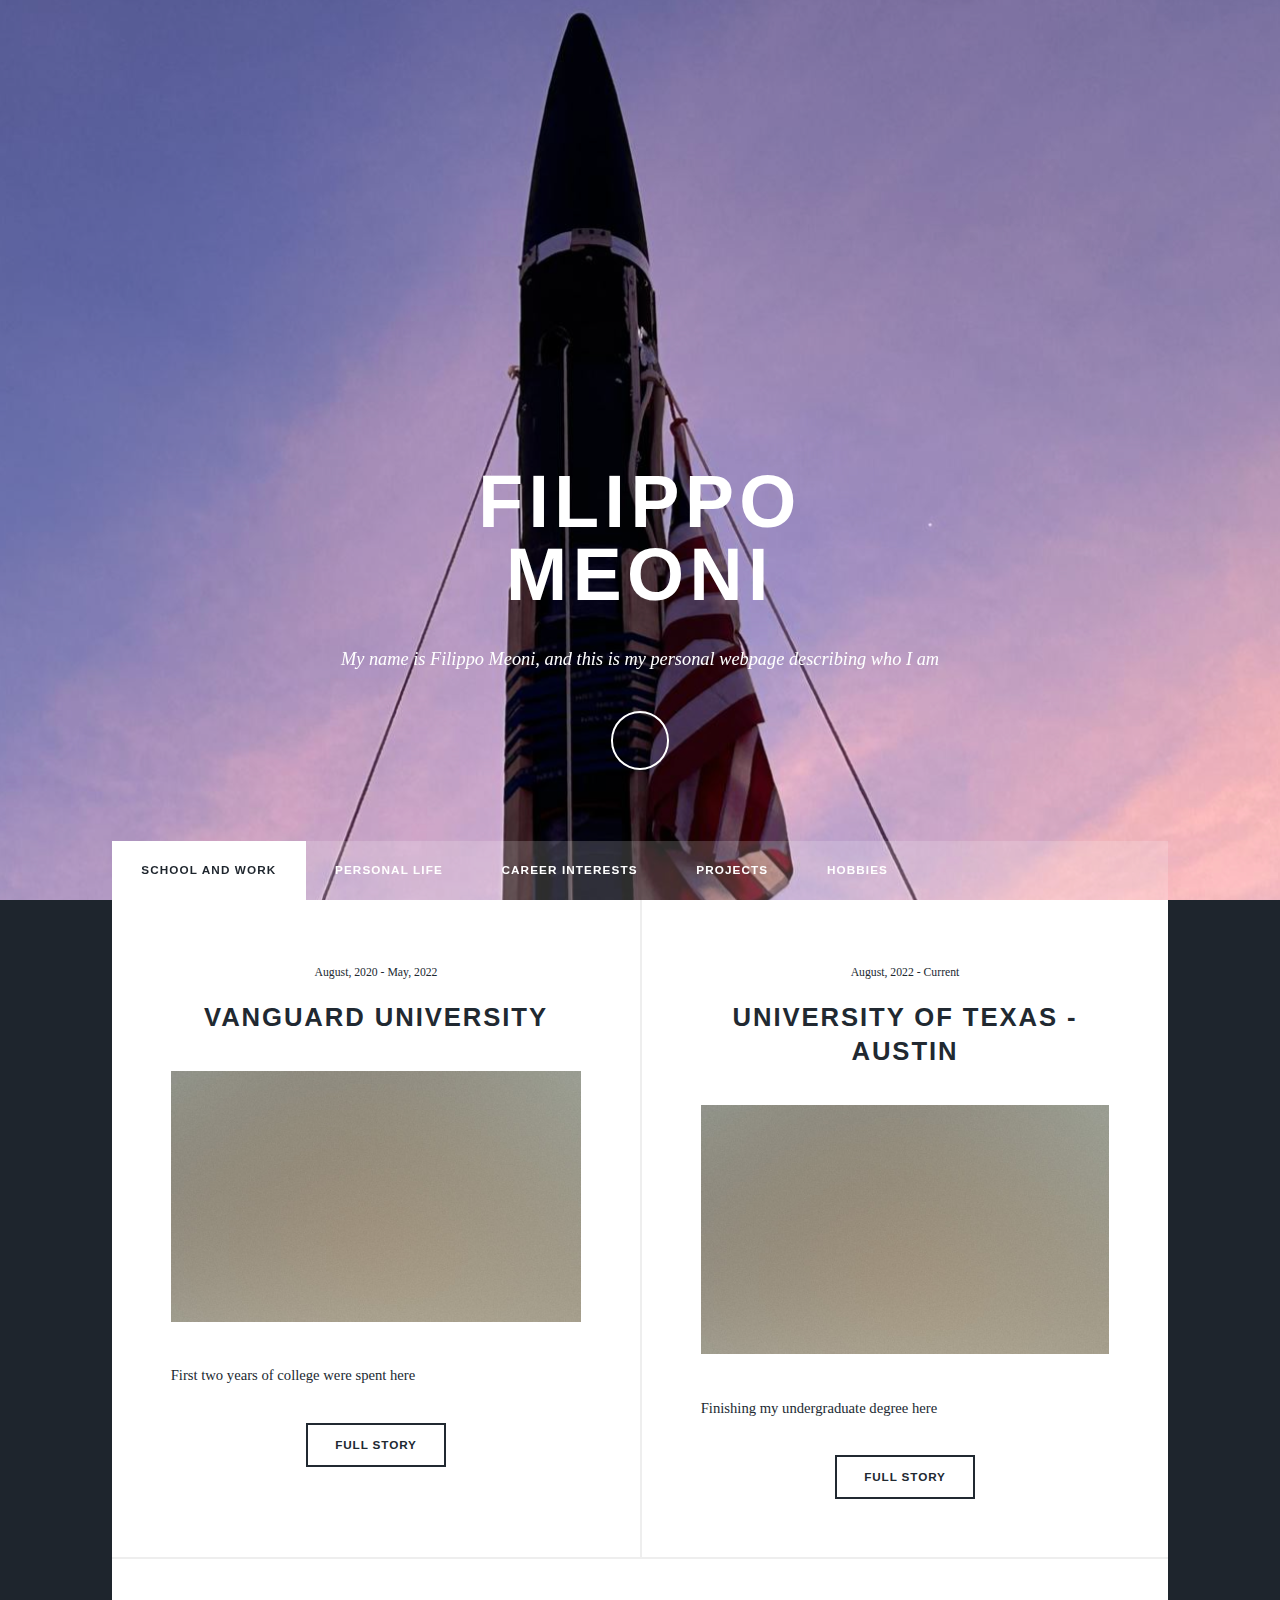
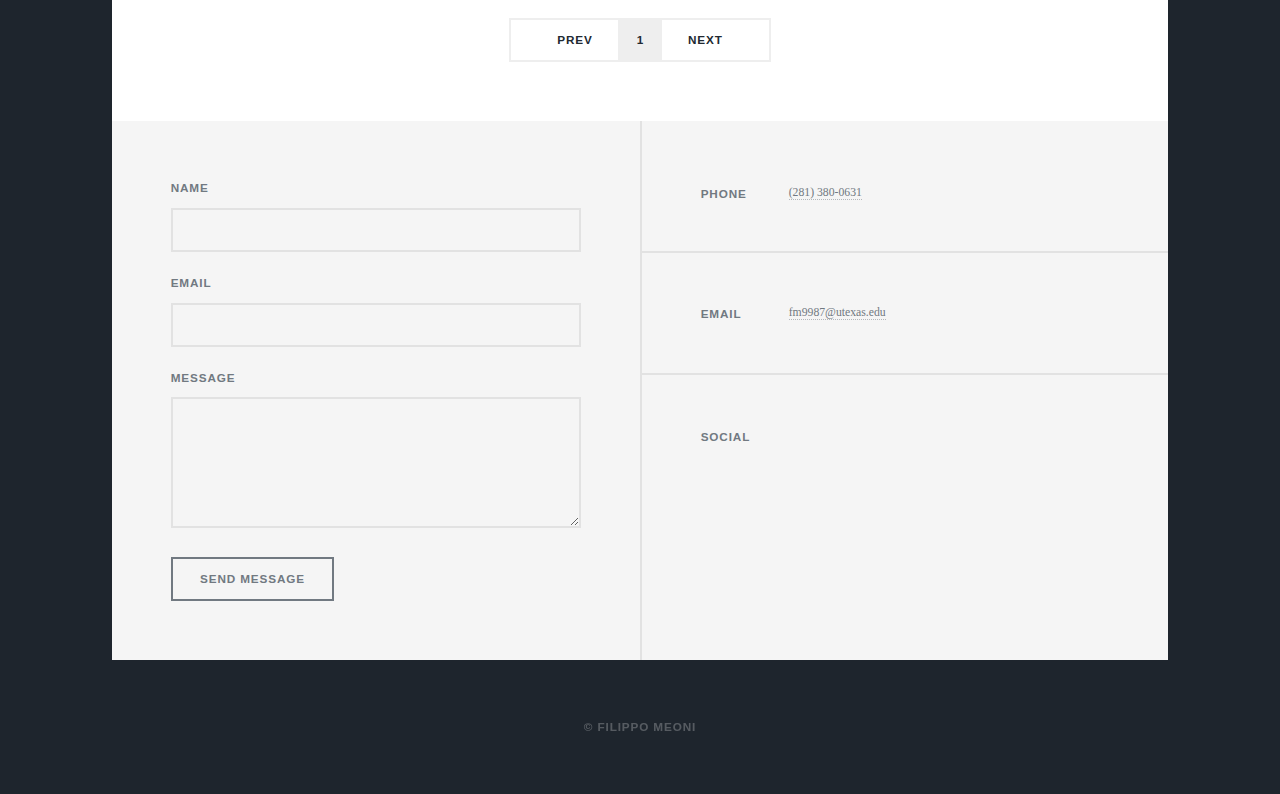
<file: homepage.html>
<!DOCTYPE HTML>
<!--
	Massively by HTML5 UP
	html5up.net | @ajlkn
	Free for personal and commercial use under the CCA 3.0 license (html5up.net/license)
-->
<html>
	<head>
		<title>Home Page</title>
		<meta charset="utf-8" />
		<meta name="viewport" content="width=device-width, initial-scale=1, user-scalable=no" />
		<link rel="stylesheet" href="assets/css/main.css" />
		<noscript><link rel="stylesheet" href="assets/css/noscript.css" /></noscript>
	</head>
	<body class="is-preload">

		<!-- Wrapper -->
			<div id="wrapper" class="fade-in">

				<!-- Intro -->
					<div id="intro">
						<h1>Filippo<br />
						Meoni</h1>
						<p>My name is Filippo Meoni, and this is my personal webpage describing who I am</p>
						<ul class="actions">
							<li><a href="#header" class="button icon solid solo fa-arrow-down scrolly">Continue</a></li>
						</ul>
					</div>

				<!-- Header -->
					<header id="header">
						<a href="homepage.html" class="logo">School</a>
					</header>

				<!-- Nav -->
					<nav id="nav">
						<ul class="links">
							<li class="active"><a href="homepage.html">School and Work</a></li>
							<li><a href="life.html">Personal life</a></li>
							<li><a href="career.html">Career Interests</a></li>
							<li><a href="projects.html">Projects</a></li>
							<li><a href="hobbies.html">Hobbies</a></li>
							<!-- <li><a href="elements.html">Elements Reference</a></li> -->
						</ul>
						<ul class="icons">
							<!-- <li><a href="#" class="icon brands fa-twitter"><span class="label">Twitter</span></a></li> -->
							<li><a href="#" class="icon brands fa-facebook-f"><span class="label">Facebook</span></a></li>
							<li><a href="#" class="icon brands fa-instagram"><span class="label">Instagram</span></a></li>
							<li><a href="#" class="icon brands fa-github"><span class="label">GitHub</span></a></li>
						</ul>
					</nav>

				<!-- Main -->
					<div id="main">
						<!-- Posts -->
							<section class="posts">
								<article>
									<header>
										<span class="date">August, 2020 - May, 2022</span>
										<h2><a href="vanguard.html">Vanguard University</a></h2>
									</header>
									<a href="vanguard.html" class="image fit"><img src="images/pic02.jpg" alt="" /></a>
									<p>First two years of college were spent here</p>
									<ul class="actions special">
										<li><a href="vanguard.html" class="button">Full Story</a></li>
									</ul>
								</article>
								<article>
									<header>
										<span class="date">August, 2022 - Current</span>
										<h2><a href="utAustin.html">University of Texas - Austin</a></h2>
									</header>
									<a href="utAustin.html" class="image fit"><img src="images/pic02.jpg" alt="" /></a>
									<p>Finishing my undergraduate degree here</p>
									<ul class="actions special">
										<li><a href="utAustin.html" class="button">Full Story</a></li>
									</ul>
								</article>
							</section>

						<!-- Footer -->
							<footer>
								<div class="pagination">
									<a href="#" class="previous">Prev</a>
									<a href="#" class="page active">1</a>
									<!-- <a href="#" class="page">2</a>
									<a href="#" class="page">3</a>
									<span class="extra">&hellip;</span>
									<a href="#" class="page">8</a>
									<a href="#" class="page">9</a>
									<a href="#" class="page">10</a> -->
									<a href="#" class="next">Next</a>
								</div>
							</footer>

					</div>

				<!-- Footer -->
					<footer id="footer">
						<section>
							<form method="post" action="#">
								<div class="fields">
									<div class="field">
										<label for="name">Name</label>
										<input type="text" name="name" id="name" />
									</div>
									<div class="field">
										<label for="email">Email</label>
										<input type="text" name="email" id="email" />
									</div>
									<div class="field">
										<label for="message">Message</label>
										<textarea name="message" id="message" rows="3"></textarea>
									</div>
								</div>
								<ul class="actions">
									<li><input type="submit" value="Send Message" /></li>
								</ul>
							</form>
						</section>
						<section class="split contact">
							<!-- <section class="alt">
								<h3>Address</h3>
								<p>1234 Somewhere Road #87257<br />
								Nashville, TN 00000-0000</p>
							</section> -->
							<section>
								<h3>Phone</h3>
								<p><a href="#">(281) 380-0631</a></p>
							</section>
							<section>
								<h3>Email</h3>
								<p><a href="#">fm9987@utexas.edu</a></p>
							</section>
							<section>
								<h3>Social</h3>
								<ul class="icons alt">
									<!-- <li><a href="#" class="icon brands alt fa-twitter"><span class="label">Twitter</span></a></li> -->
									<li><a href="#" class="icon brands alt fa-facebook-f"><span class="label">Facebook</span></a></li>
									<li><a href="#" class="icon brands alt fa-instagram"><span class="label">Instagram</span></a></li>
									<li><a href="#" class="icon brands alt fa-github"><span class="label">GitHub</span></a></li>
								</ul>
							</section>
						</section>
					</footer>

				<!-- Copyright -->
					<div id="copyright">
						<ul><li>&copy; Filippo Meoni </li></ul>
					</div>

			</div>

		<!-- Scripts -->
			<script src="assets/js/jquery.min.js"></script>
			<script src="assets/js/jquery.scrollex.min.js"></script>
			<script src="assets/js/jquery.scrolly.min.js"></script>
			<script src="assets/js/browser.min.js"></script>
			<script src="assets/js/breakpoints.min.js"></script>
			<script src="assets/js/util.js"></script>
			<script src="assets/js/main.js"></script>
	</body>
</html>
</file>
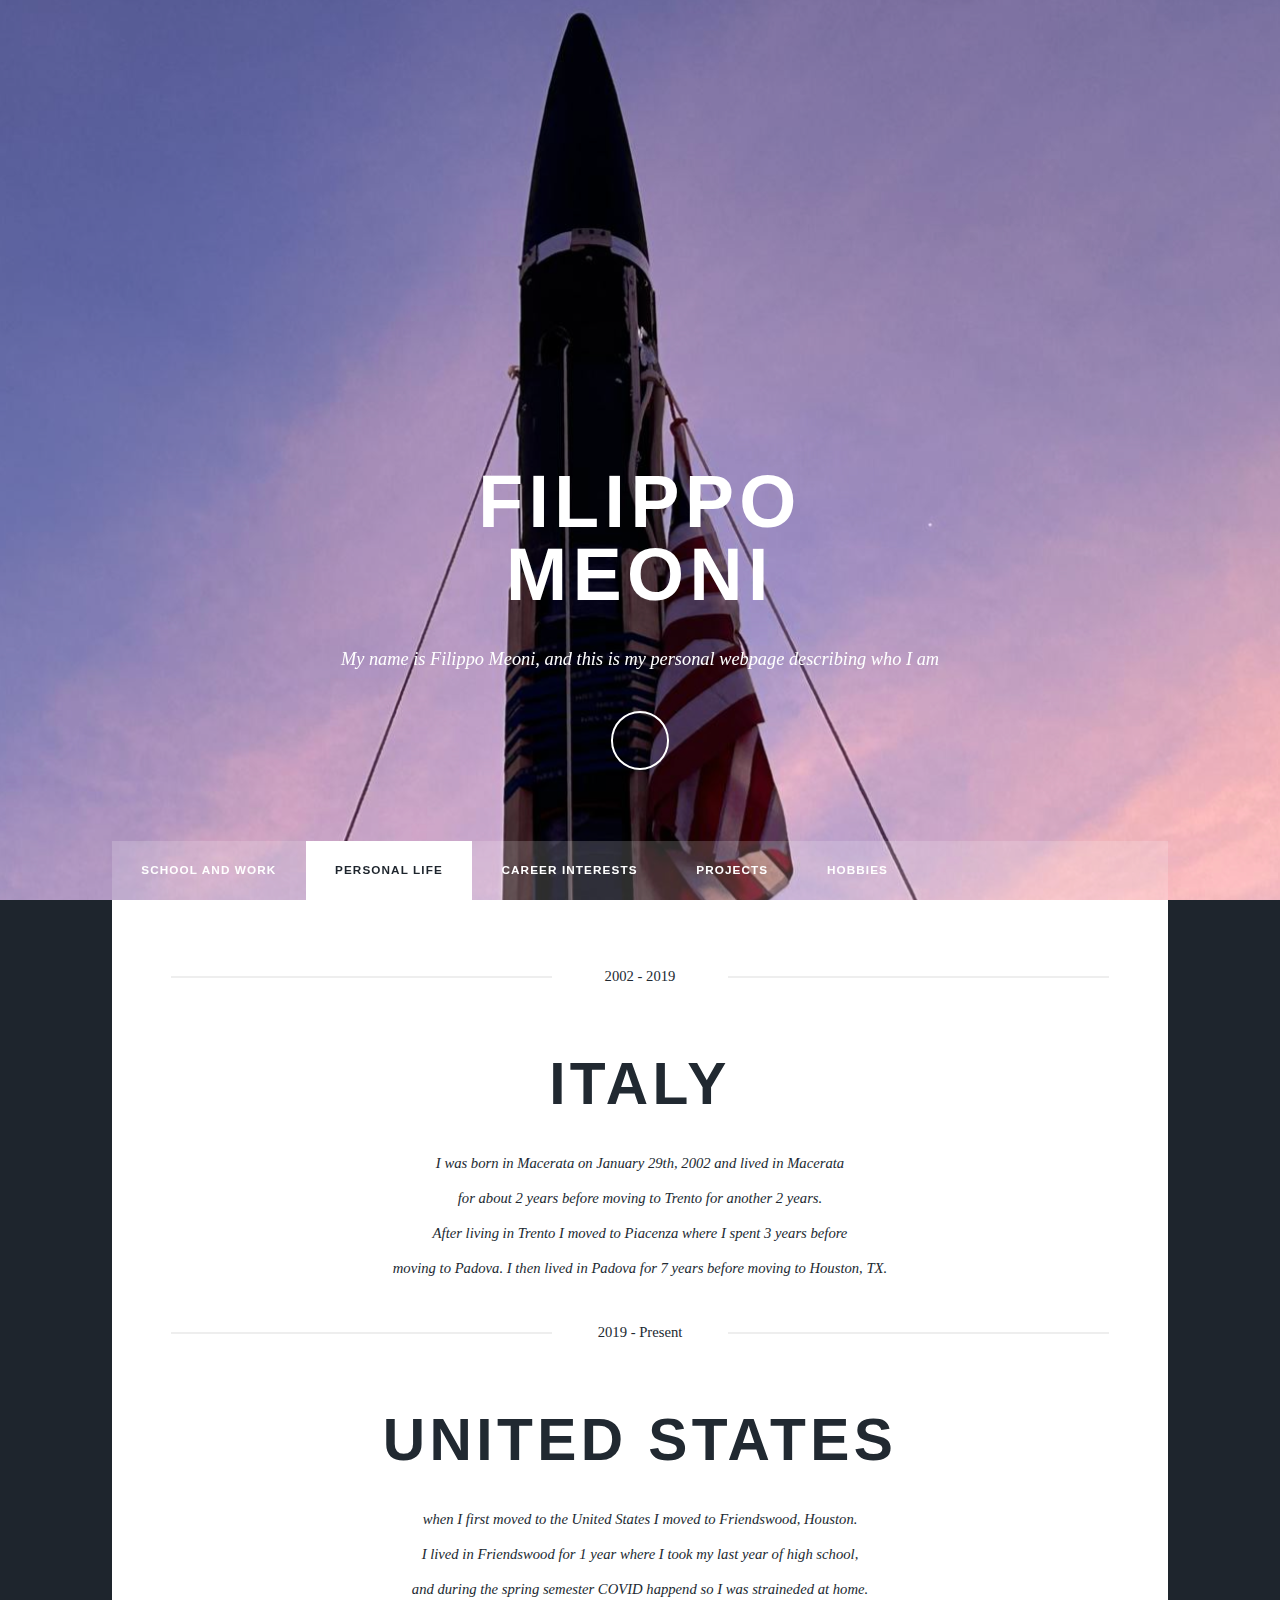
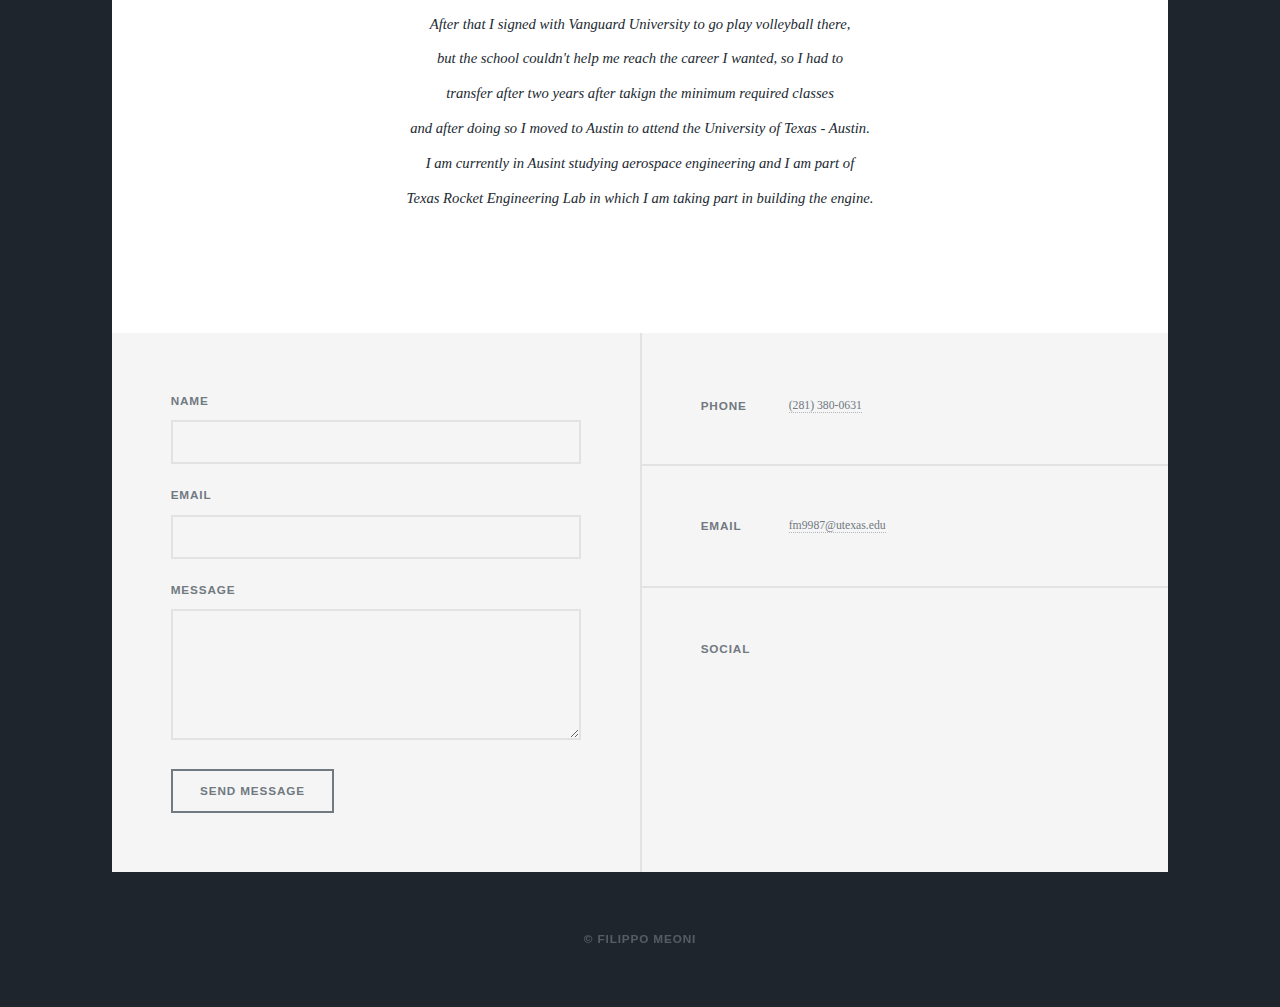
<file: life.html>
<!DOCTYPE HTML>
<!--
	Massively by HTML5 UP
	html5up.net | @ajlkn
	Free for personal and commercial use under the CCA 3.0 license (html5up.net/license)
-->
<html>
	<head>
		<title>Personal Life</title>
		<meta charset="utf-8" />
		<meta name="viewport" content="width=device-width, initial-scale=1, user-scalable=no" />
		<link rel="stylesheet" href="assets/css/main.css" />
		<noscript><link rel="stylesheet" href="assets/css/noscript.css" /></noscript>
	</head>
	<body class="is-preload">

		<!-- Wrapper -->
			<div id="wrapper" class="fade-in">

				<!-- Intro -->
					<div id="intro">
						<h1>Filippo<br />
						Meoni</h1>
						<p>My name is Filippo Meoni, and this is my personal webpage describing who I am</p>
						<ul class="actions">
							<li><a href="#header" class="button icon solid solo fa-arrow-down scrolly">Continue</a></li>
						</ul>
					</div>

				<!-- Header -->
					<header id="header">
						<a href="life.html" class="logo">Life</a>
					</header>

				<!-- Nav -->
					<nav id="nav">
						<ul class="links">
							<li><a href="index.html">School and Work</a></li>
							<li class="active"><a href="life.html">Personal life</a></li>
							<li><a href="career.html">Career Interests</a></li>
							<li><a href="projects.html">Projects</a></li>
							<li><a href="hobbies.html">Hobbies</a></li>
							<!-- <li><a href="elements.html">Elements Reference</a></li> -->
						</ul>
						<ul class="icons">
							<!-- <li><a href="#" class="icon brands fa-twitter"><span class="label">Twitter</span></a></li> -->
							<li><a href="#" class="icon brands fa-facebook-f"><span class="label">Facebook</span></a></li>
							<li><a href="#" class="icon brands fa-instagram"><span class="label">Instagram</span></a></li>
							<li><a href="#" class="icon brands fa-github"><span class="label">GitHub</span></a></li>
						</ul>
					</nav>

				<!-- Main -->
				<div id="main">

					<!-- UT Austin -->
						<article class="post featured">
							<header class="major">
								<span class="date"> 2002 - 2019 </span>
								<h2> Italy </a></h2>
								<p> I was born in Macerata on January 29th, 2002 and lived in Macerata <br>
								for about 2 years before moving to Trento for another 2 years. <br>
								After living in Trento I moved to Piacenza where I spent 3 years before <br>
								moving to Padova. I then lived in Padova for 7 years before moving to Houston, TX.<br></p>
							</header>
							<!-- <a href="#" class="image main"><img src="images/pic01.jpg" alt="" /></a> -->
							<header class="major">
								<span class="date"> 2019 - Present </span>
								<h2> United States </a></h2>
								<p> when I first moved to the United States I moved to Friendswood, Houston.<br>
								I lived in Friendswood for 1 year where I took my last year of high school, <br>
								and during the spring semester COVID happend so I was straineded at home.<br>
								After that I signed with Vanguard University to go play volleyball there, <br>
								but the school couldn't help me reach the career I wanted, so I had to<br>
								transfer after two years after takign the minimum required classes<br>
								and after doing so I moved to Austin to attend the University of Texas - Austin.<br>
								I am currently in Ausint studying aerospace engineering and I am part of <br>
								Texas Rocket Engineering Lab in which I am taking part in building the engine. <br></p>
							</header>
							<!-- <a href="#" class="image main"><img src="images/pic01.jpg" alt="" /></a> -->
						</article>
						<!-- <footer>
							<div class="pagination">
								<a href="#" class="previous">Prev</a>
								<a href="#" class="page active">1</a>
								<a href="#" class="page">2</a>
								<a href="#" class="page">3</a>
								<span class="extra">&hellip;</span>
								<a href="#" class="page">8</a>
								<a href="#" class="page">9</a>
								<a href="#" class="page">10</a>
								<a href="#" class="next">Next</a>
							</div>
						</footer> -->
				</div>

				<!-- Footer -->
					<footer id="footer">
						<section>
							<form method="post" action="#">
								<div class="fields">
									<div class="field">
										<label for="name">Name</label>
										<input type="text" name="name" id="name" />
									</div>
									<div class="field">
										<label for="email">Email</label>
										<input type="text" name="email" id="email" />
									</div>
									<div class="field">
										<label for="message">Message</label>
										<textarea name="message" id="message" rows="3"></textarea>
									</div>
								</div>
								<ul class="actions">
									<li><input type="submit" value="Send Message" /></li>
								</ul>
							</form>
						</section>
						<section class="split contact">
							<!-- <section class="alt">
								<h3>Address</h3>
								<p>1234 Somewhere Road #87257<br />
								Nashville, TN 00000-0000</p>
							</section> -->
							<section>
								<h3>Phone</h3>
								<p><a href="#">(281) 380-0631</a></p>
							</section>
							<section>
								<h3>Email</h3>
								<p><a href="#">fm9987@utexas.edu</a></p>
							</section>
							<section>
								<h3>Social</h3>
								<ul class="icons alt">
									<!-- <li><a href="#" class="icon brands alt fa-twitter"><span class="label">Twitter</span></a></li> -->
									<li><a href="#" class="icon brands alt fa-facebook-f"><span class="label">Facebook</span></a></li>
									<li><a href="#" class="icon brands alt fa-instagram"><span class="label">Instagram</span></a></li>
									<li><a href="#" class="icon brands alt fa-github"><span class="label">GitHub</span></a></li>
								</ul>
							</section>
						</section>
					</footer>

				<!-- Copyright -->
					<div id="copyright">
						<ul><li>&copy; Filippo Meoni </li></ul>
					</div>

			</div>

		<!-- Scripts -->
			<script src="assets/js/jquery.min.js"></script>
			<script src="assets/js/jquery.scrollex.min.js"></script>
			<script src="assets/js/jquery.scrolly.min.js"></script>
			<script src="assets/js/browser.min.js"></script>
			<script src="assets/js/breakpoints.min.js"></script>
			<script src="assets/js/util.js"></script>
			<script src="assets/js/main.js"></script>

	</body>
</html>
</file>
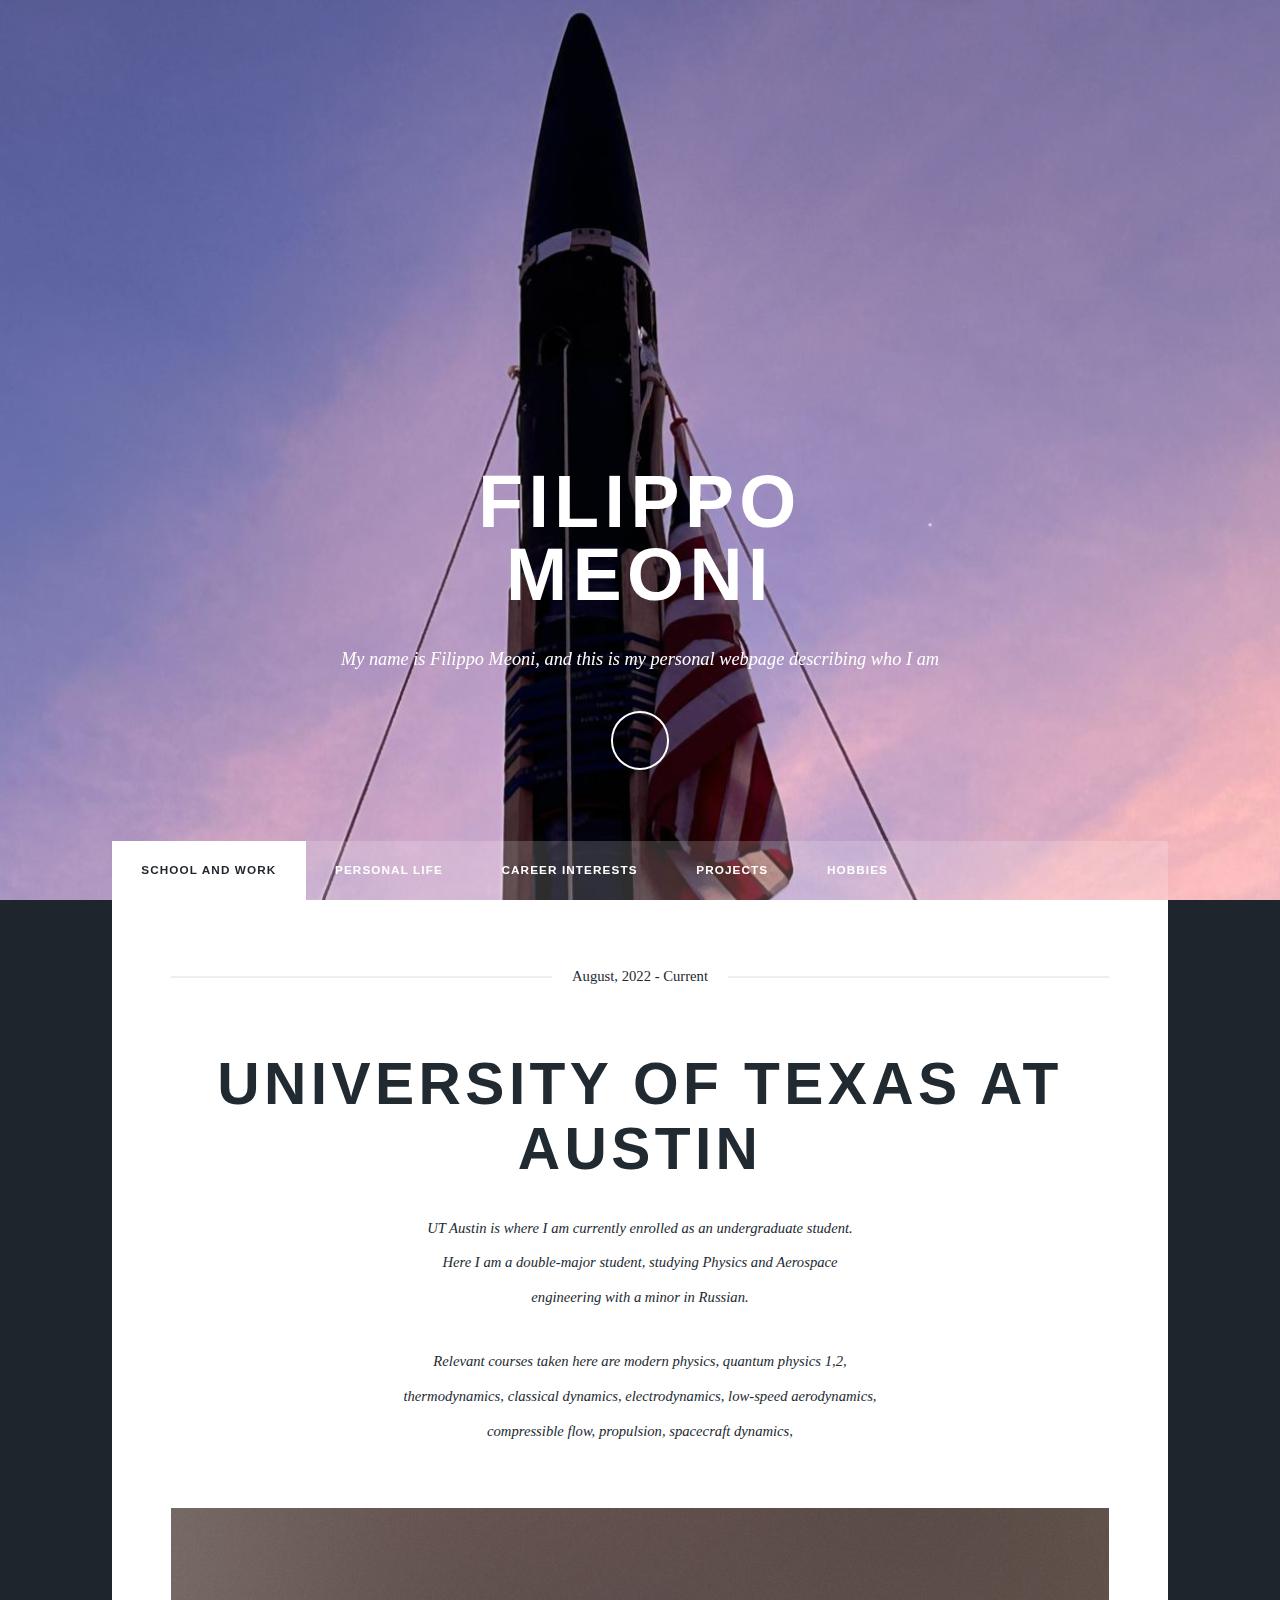
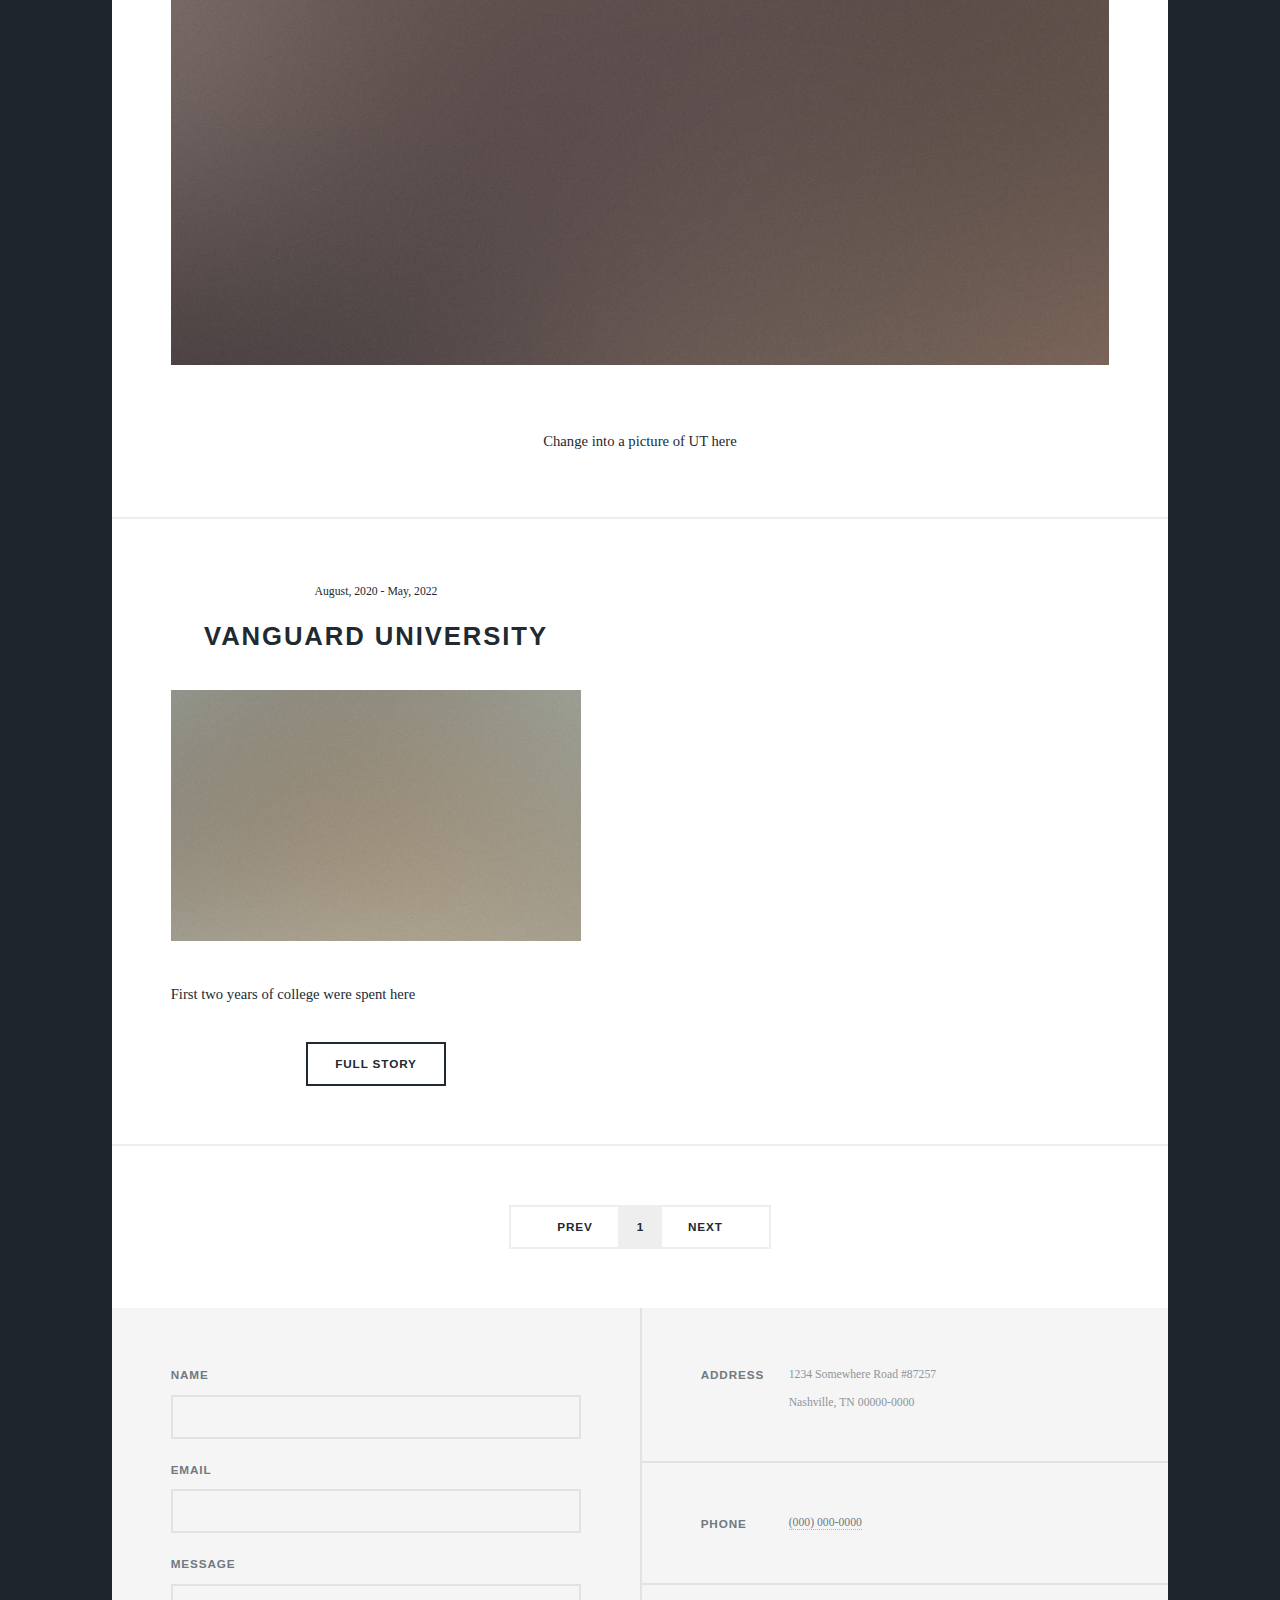
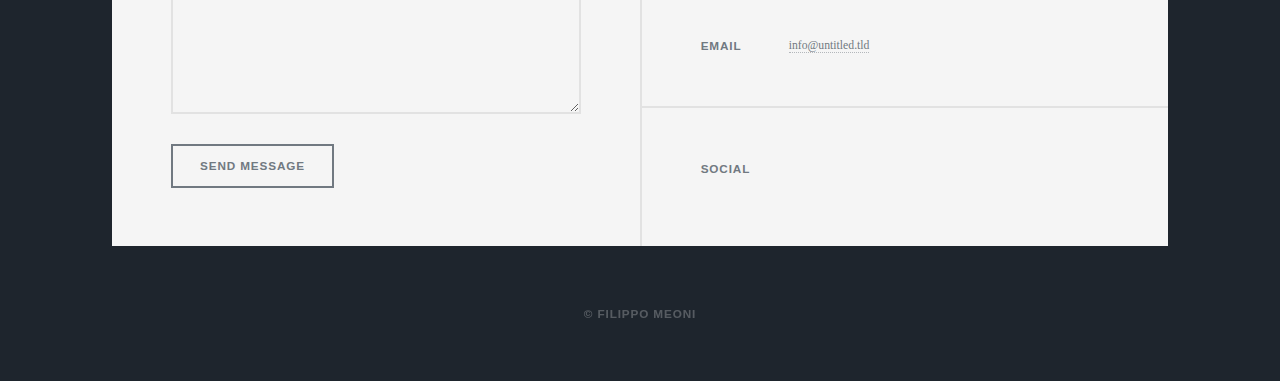
<file: utAustin.html>
<!DOCTYPE HTML>
<!--
	Massively by HTML5 UP
	html5up.net | @ajlkn
	Free for personal and commercial use under the CCA 3.0 license (html5up.net/license)
-->
<html>
	<head>
		<title>UT Austin</title>
		<meta charset="utf-8" />
		<meta name="viewport" content="width=device-width, initial-scale=1, user-scalable=no" />
		<link rel="stylesheet" href="assets/css/main.css" />
		<noscript><link rel="stylesheet" href="assets/css/noscript.css" /></noscript>
	</head>
	<body class="is-preload">

		<!-- Wrapper -->
		<div id="wrapper" class="fade-in">

			<!-- Intro -->
				<div id="intro">
					<h1>Filippo<br />
					Meoni</h1>
					<p>My name is Filippo Meoni, and this is my personal webpage describing who I am</p>
					<ul class="actions">
						<li><a href="#header" class="button icon solid solo fa-arrow-down scrolly">Continue</a></li>
					</ul>
				</div>
				<!-- Header -->
				<header id="header">
					<a href="index.html" class="logo">School</a>
				</header>

				<!-- Nav -->
					<nav id="nav">
						<ul class="links">
							<li class="active"><a href="index.html">School and work</a></li>
							<li><a href="life.html">Personal Life</a></li>
							<li><a href="career.html">Career Interests</a></li>
							<li><a href="projects.html">Projects</a></li>
							<li><a href="hobbies.html">Hobbies</a></li>
							<!-- <li><a href="elements.html">Elements Reference</a></li> -->
						</ul>
						<ul class="icons">
							<!-- <li><a href="#" class="icon brands fa-twitter"><span class="label">Twitter</span></a></li> -->
							<li><a href="#" class="icon brands fa-facebook-f"><span class="label">Facebook</span></a></li>
							<li><a href="#" class="icon brands fa-instagram"><span class="label">Instagram</span></a></li>
							<li><a href="#" class="icon brands fa-github"><span class="label">GitHub</span></a></li>
						</ul>
					</nav>

				<!-- Main -->
					<div id="main">

						<!-- UT Austin -->
							<article class="post featured">
								<header class="major">
									<span class="date">August, 2022 - Current</span>
									<h2>University of Texas at Austin</a></h2>
									<p> UT Austin is where I am currently enrolled as an undergraduate student.<br>
									Here I am a double-major student, studying Physics and Aerospace <br>
									engineering with a minor in Russian.</p>
									<p> Relevant courses taken here are modern physics, quantum physics 1,2,<br>
									thermodynamics, classical dynamics, electrodynamics, low-speed aerodynamics,<br>
									compressible flow, propulsion, spacecraft dynamics,  </p>
								</header>
								<a href="#" class="image main"><img src="images/pic01.jpg" alt="" /></a> Change into a picture of UT here
							</article>
							<section class="posts">
								<article>
									<header>
										<span class="date">August, 2020 - May, 2022</span>
										<h2><a href="vanguard.html">Vanguard University</a></h2>
									</header>
									<a href="#" class="image fit"><img src="images/pic02.jpg" alt="" /></a>
									<p>First two years of college were spent here</p>
									<ul class="actions special">
										<li><a href="vanguard.html" class="button">Full Story</a></li>
									</ul>
								</article>
							</section>
							<footer>
								<div class="pagination">
									<a href="#" class="previous">Prev</a>
									<a href="#" class="page active">1</a>
									<!-- <a href="#" class="page">2</a>
									<a href="#" class="page">3</a>
									<span class="extra">&hellip;</span>
									<a href="#" class="page">8</a>
									<a href="#" class="page">9</a>
									<a href="#" class="page">10</a> -->
									<a href="#" class="next">Next</a>
								</div>
							</footer>
					</div>

				<!-- Footer -->
					<footer id="footer">
						<section>
							<form method="post" action="#">
								<div class="fields">
									<div class="field">
										<label for="name">Name</label>
										<input type="text" name="name" id="name" />
									</div>
									<div class="field">
										<label for="email">Email</label>
										<input type="text" name="email" id="email" />
									</div>
									<div class="field">
										<label for="message">Message</label>
										<textarea name="message" id="message" rows="3"></textarea>
									</div>
								</div>
								<ul class="actions">
									<li><input type="submit" value="Send Message" /></li>
								</ul>
							</form>
						</section>
						<section class="split contact">
							<section class="alt">
								<h3>Address</h3>
								<p>1234 Somewhere Road #87257<br />
								Nashville, TN 00000-0000</p>
							</section>
							<section>
								<h3>Phone</h3>
								<p><a href="#">(000) 000-0000</a></p>
							</section>
							<section>
								<h3>Email</h3>
								<p><a href="#">info@untitled.tld</a></p>
							</section>
							<section>
								<h3>Social</h3>
								<ul class="icons alt">
									<li><a href="#" class="icon brands alt fa-twitter"><span class="label">Twitter</span></a></li>
									<li><a href="#" class="icon brands alt fa-facebook-f"><span class="label">Facebook</span></a></li>
									<li><a href="#" class="icon brands alt fa-instagram"><span class="label">Instagram</span></a></li>
									<li><a href="#" class="icon brands alt fa-github"><span class="label">GitHub</span></a></li>
								</ul>
							</section>
						</section>
					</footer>

				<!-- Copyright -->
					<div id="copyright">
						<ul><li>&copy; Filippo Meoni </li></ul>
					</div>

			</div>

		<!-- Scripts -->
			<script src="assets/js/jquery.min.js"></script>
			<script src="assets/js/jquery.scrollex.min.js"></script>
			<script src="assets/js/jquery.scrolly.min.js"></script>
			<script src="assets/js/browser.min.js"></script>
			<script src="assets/js/breakpoints.min.js"></script>
			<script src="assets/js/util.js"></script>
			<script src="assets/js/main.js"></script>

	</body>
</html>
</file>
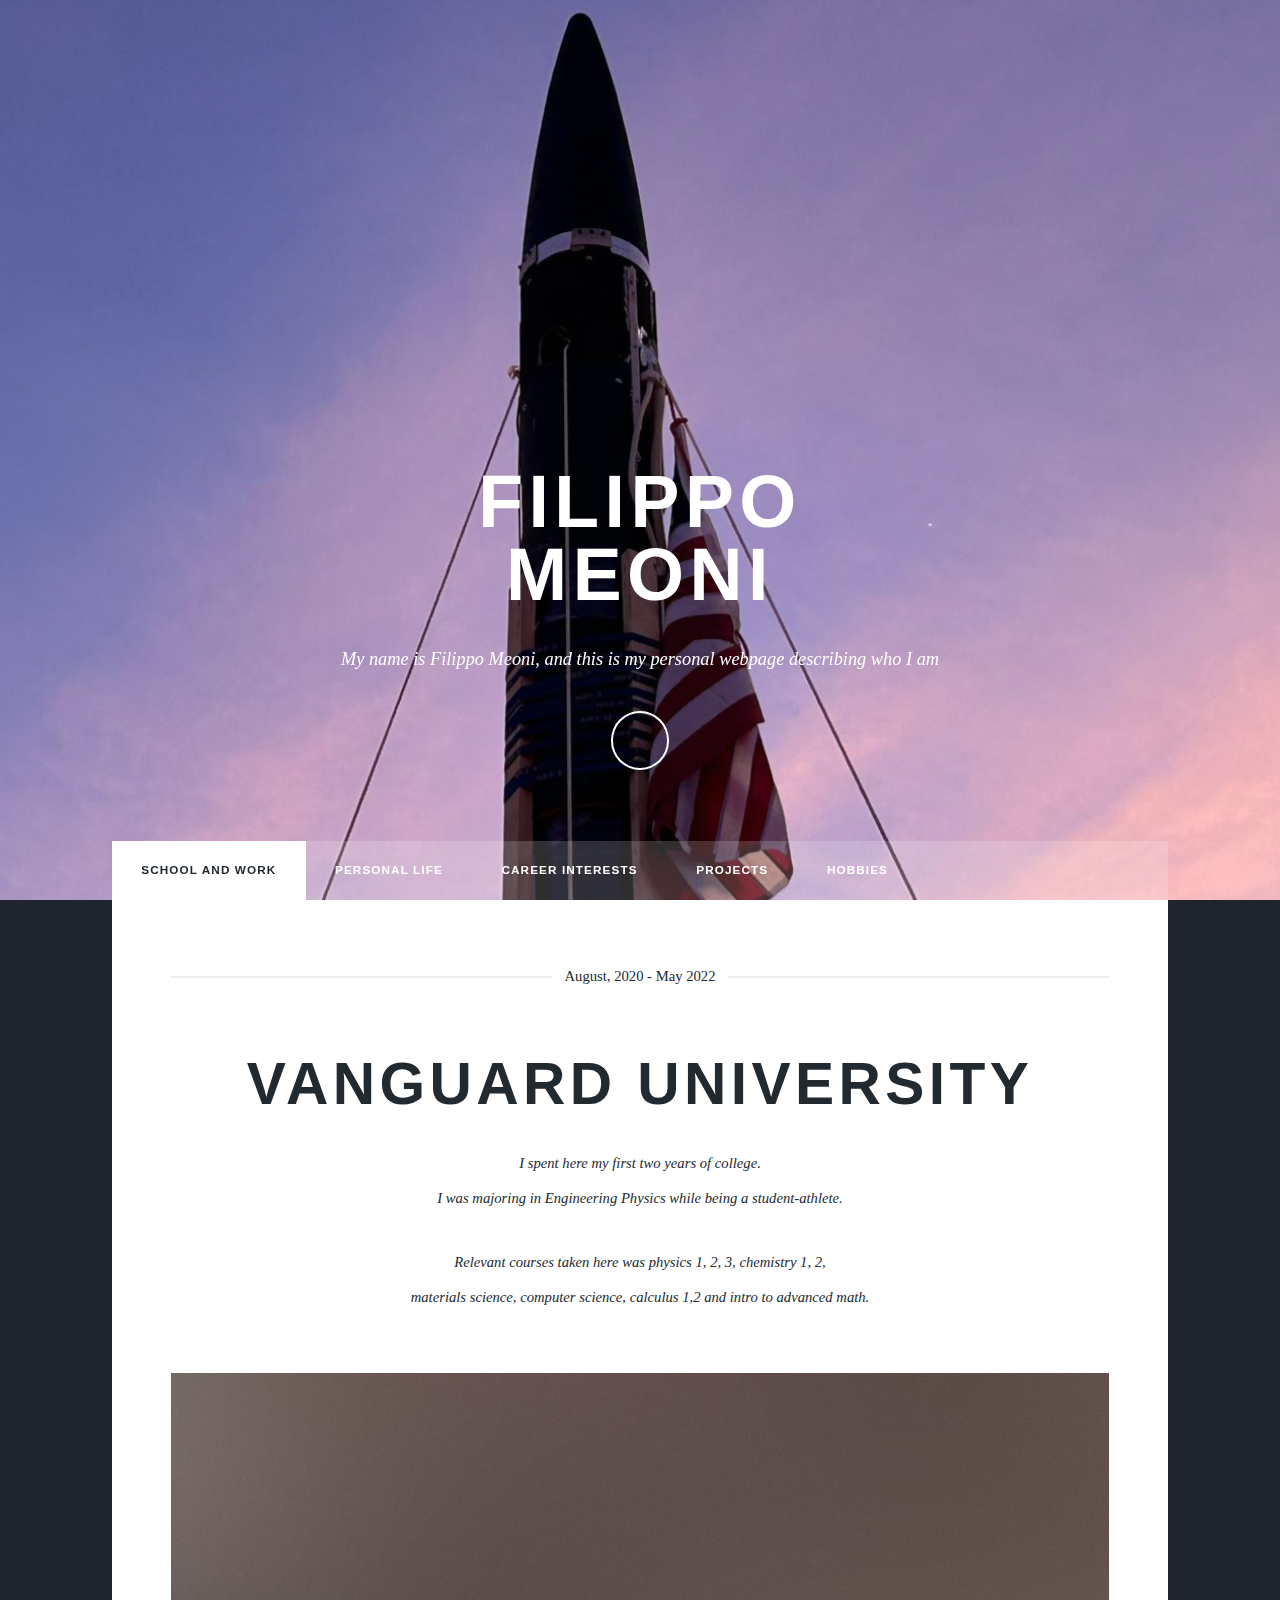
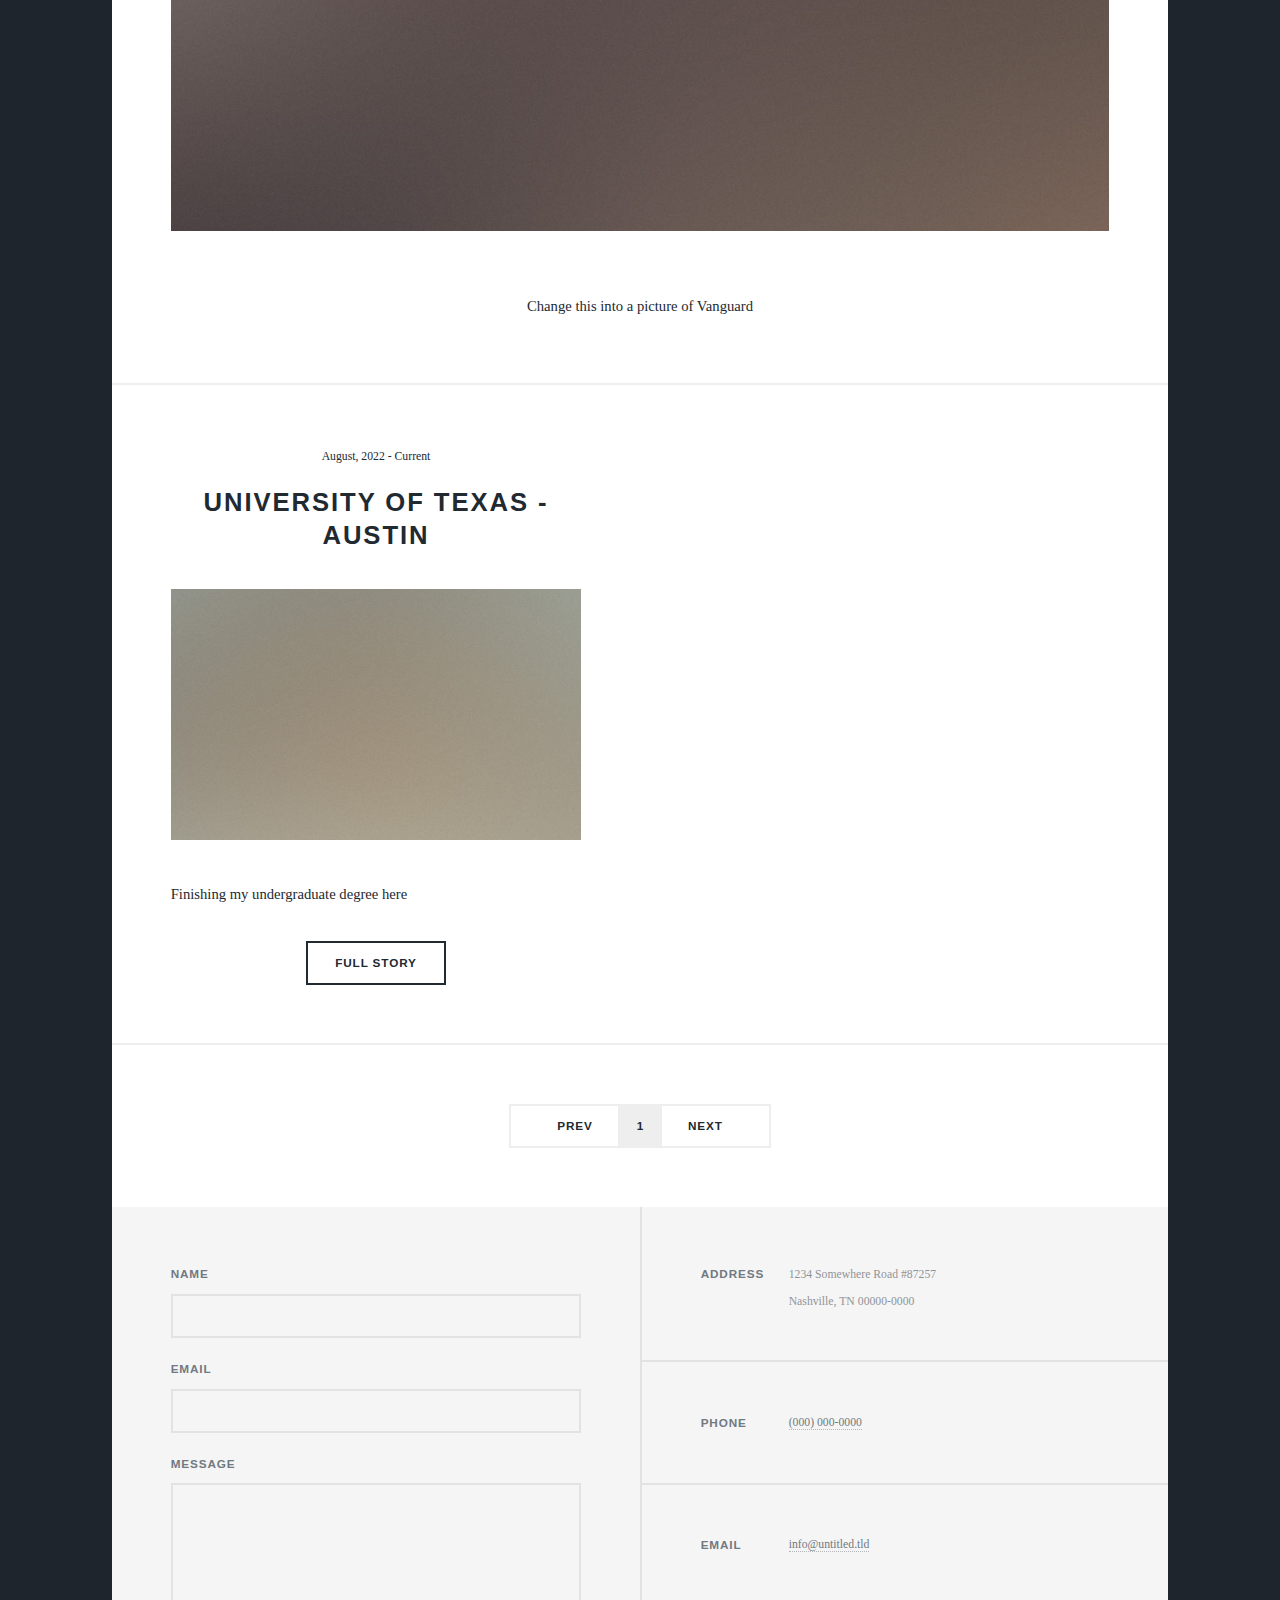
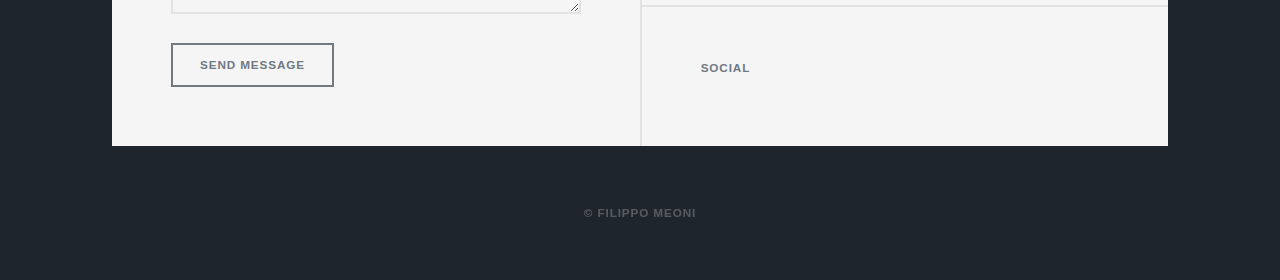
<file: vanguard.html>
<!DOCTYPE HTML>
<!--
	Massively by HTML5 UP
	html5up.net | @ajlkn
	Free for personal and commercial use under the CCA 3.0 license (html5up.net/license)
-->
<html>
	<head>
		<title>Vanguard</title>
		<meta charset="utf-8" />
		<meta name="viewport" content="width=device-width, initial-scale=1, user-scalable=no" />
		<link rel="stylesheet" href="assets/css/main.css" />
		<noscript><link rel="stylesheet" href="assets/css/noscript.css" /></noscript>
	</head>
	<body class="is-preload">

		<!-- Wrapper -->
		<div id="wrapper" class="fade-in">

			<!-- Intro -->
				<div id="intro">
					<h1>Filippo<br />
					Meoni</h1>
					<p>My name is Filippo Meoni, and this is my personal webpage describing who I am</p>
					<ul class="actions">
						<li><a href="#header" class="button icon solid solo fa-arrow-down scrolly">Continue</a></li>
					</ul>
				</div>
				<!-- Header -->
				<header id="header">
					<a href="homepage.html" class="logo">School</a>
				</header>

				<!-- Nav -->
					<nav id="nav">
						<ul class="links">
							<li class="active"><a href="homepage.html">School and work</a></li>
							<li><a href="life.html">Personal Life</a></li>
							<li><a href="career.html">Career Interests</a></li>
							<li><a href="projects.html">Projects</a></li>
							<li><a href="hobbies.html">Hobbies</a></li>
							<!-- <li><a href="elements.html">Elements Reference</a></li> -->
						</ul>
						<ul class="icons">
							<!-- <li><a href="#" class="icon brands fa-twitter"><span class="label">Twitter</span></a></li> -->
							<li><a href="#" class="icon brands fa-facebook-f"><span class="label">Facebook</span></a></li>
							<li><a href="#" class="icon brands fa-instagram"><span class="label">Instagram</span></a></li>
							<li><a href="#" class="icon brands fa-github"><span class="label">GitHub</span></a></li>
						</ul>
					</nav>

				<!-- Main -->
					<div id="main">

						<!-- Vanguard -->
						<article class="post featured">
							<header class="major">
								<span class="date">August, 2020 - May 2022</span>
								<h2>Vanguard University</a></h2>
								<p> I spent here my first two years of college.<br>
								I was majoring in Engineering Physics while being a student-athlete. <br></p>
								<p> Relevant courses taken here was physics 1, 2, 3, chemistry 1, 2,<br>
								materials science, computer science, calculus 1,2 and intro to advanced math.</p>
							</header>
							<a href="#" class="image main"><img src="images/pic01.jpg" alt="" /></a> Change this into a picture of Vanguard
						</article>
						
						<section class="posts">
							<article>
								<header>
									<span class="date">August, 2022 - Current</span>
									<h2><a href="utAustin.html">University of Texas - Austin</a></h2>
								</header>
								<a href="#" class="image fit"><img src="images/pic02.jpg" alt="" /></a>
								<p>Finishing my undergraduate degree here</p>
								<ul class="actions special">
									<li><a href="utAustin.html" class="button">Full Story</a></li>
								</ul>
							</article>
						</section>
						<footer>
							<div class="pagination">
								<a href="#" class="previous">Prev</a>
								<a href="#" class="page active">1</a>
								<!-- <a href="#" class="page">2</a>
								<a href="#" class="page">3</a>
								<span class="extra">&hellip;</span>
								<a href="#" class="page">8</a>
								<a href="#" class="page">9</a>
								<a href="#" class="page">10</a> -->
								<a href="#" class="next">Next</a>
							</div>
						</footer>
					</div>

				<!-- Footer -->
					<footer id="footer">
						<section>
							<form method="post" action="#">
								<div class="fields">
									<div class="field">
										<label for="name">Name</label>
										<input type="text" name="name" id="name" />
									</div>
									<div class="field">
										<label for="email">Email</label>
										<input type="text" name="email" id="email" />
									</div>
									<div class="field">
										<label for="message">Message</label>
										<textarea name="message" id="message" rows="3"></textarea>
									</div>
								</div>
								<ul class="actions">
									<li><input type="submit" value="Send Message" /></li>
								</ul>
							</form>
						</section>
						<section class="split contact">
							<section class="alt">
								<h3>Address</h3>
								<p>1234 Somewhere Road #87257<br />
								Nashville, TN 00000-0000</p>
							</section>
							<section>
								<h3>Phone</h3>
								<p><a href="#">(000) 000-0000</a></p>
							</section>
							<section>
								<h3>Email</h3>
								<p><a href="#">info@untitled.tld</a></p>
							</section>
							<section>
								<h3>Social</h3>
								<ul class="icons alt">
									<li><a href="#" class="icon brands alt fa-twitter"><span class="label">Twitter</span></a></li>
									<li><a href="#" class="icon brands alt fa-facebook-f"><span class="label">Facebook</span></a></li>
									<li><a href="#" class="icon brands alt fa-instagram"><span class="label">Instagram</span></a></li>
									<li><a href="#" class="icon brands alt fa-github"><span class="label">GitHub</span></a></li>
								</ul>
							</section>
						</section>
					</footer>

				<!-- Copyright -->
					<div id="copyright">
						<ul><li>&copy; Filippo Meoni </li></ul>
					</div>

			</div>

		<!-- Scripts -->
			<script src="assets/js/jquery.min.js"></script>
			<script src="assets/js/jquery.scrollex.min.js"></script>
			<script src="assets/js/jquery.scrolly.min.js"></script>
			<script src="assets/js/browser.min.js"></script>
			<script src="assets/js/breakpoints.min.js"></script>
			<script src="assets/js/util.js"></script>
			<script src="assets/js/main.js"></script>

	</body>
</html>
</file>
<file: assets/css/main.css>
html, body, div, span, applet, object,
iframe, h1, h2, h3, h4, h5, h6, p, blockquote,
pre, a, abbr, acronym, address, big, cite,
code, del, dfn, em, img, ins, kbd, q, s, samp,
small, strike, strong, sub, sup, tt, var, b,
u, i, center, dl, dt, dd, ol, ul, li, fieldset,
form, label, legend, table, caption, tbody,
tfoot, thead, tr, th, td, article, aside,
canvas, details, embed, figure, figcaption,
footer, header, hgroup, menu, nav, output, ruby,
section, summary, time, mark, audio, video {
	margin: 0;
	padding: 0;
	border: 0;
	font-size: 100%;
	font: inherit;
	vertical-align: baseline;}

article, aside, details, figcaption, figure,
footer, header, hgroup, menu, nav, section {
	display: block;}

body {
	line-height: 1;
}

ol, ul {
	list-style: none;
}

blockquote, q {
	quotes: none;
}

	blockquote:before, blockquote:after, q:before, q:after {
		content: '';
		content: none;
	}

table {
	border-collapse: collapse;
	border-spacing: 0;
}

body {
	-webkit-text-size-adjust: none;
}

mark {
	background-color: transparent;
	color: inherit;
}

input::-moz-focus-inner {
	border: 0;
	padding: 0;
}

input, select, textarea {
	-moz-appearance: none;
	-webkit-appearance: none;
	-ms-appearance: none;
	appearance: none;
}

/* Basic */

	@-ms-viewport {
		width: device-width;
	}

	body {
		-ms-overflow-style: scrollbar;
	}

	@media screen and (max-width: 480px) {

		html, body {
			min-width: 320px;
		}

	}

	html {
		box-sizing: border-box;
	}

	*, *:before, *:after {
		box-sizing: inherit;
	}

	body {
		background-color: #1e252d;
	}

		body.is-preload *, body.is-preload *:before, body.is-preload *:after {
			-moz-animation: none !important;
			-webkit-animation: none !important;
			-ms-animation: none !important;
			animation: none !important;
			-moz-transition: none !important;
			-webkit-transition: none !important;
			-ms-transition: none !important;
			transition: none !important;
		}

/* Type */

	html {
		font-size: 16pt;
	}

		@media screen and (max-width: 1680px) {

			html {
				font-size: 12pt;
			}

		}

		@media screen and (max-width: 1280px) {

			html {
				font-size: 11pt;
			}

		}

		@media screen and (max-width: 360px) {

			html {
				font-size: 10pt;
			}

		}

	body {
		color: #212931;
	}

	body, input, select, textarea {
		font-family: "Merriweather", Georgia, serif;
		font-weight: 300;
		font-size: 1rem;
		line-height: 2.375;
	}

	a {
		-moz-transition: color 0.2s ease-in-out, background-color 0.2s ease-in-out, border-color 0.2s ease-in-out, box-shadow 0.2s ease-in-out;
		-webkit-transition: color 0.2s ease-in-out, background-color 0.2s ease-in-out, border-color 0.2s ease-in-out, box-shadow 0.2s ease-in-out;
		-ms-transition: color 0.2s ease-in-out, background-color 0.2s ease-in-out, border-color 0.2s ease-in-out, box-shadow 0.2s ease-in-out;
		transition: color 0.2s ease-in-out, background-color 0.2s ease-in-out, border-color 0.2s ease-in-out, box-shadow 0.2s ease-in-out;
		border-bottom: dotted 1px;
		text-decoration: none;
	}

		a:hover {
			border-bottom-color: transparent;
		}

	strong, b {
		font-weight: 600;
	}

	em, i {
		font-style: italic;
	}

	p {
		text-align: justify;
		margin: 0 0 2rem 0;
	}

	h1, h2, h3, h4, h5, h6 {
		font-family: "Source Sans Pro", Helvetica, sans-serif;
		font-weight: 900;
		line-height: 1.5;
		letter-spacing: 0.075em;
		text-transform: uppercase;
		margin: 0 0 1rem 0;
	}

		h1 a, h2 a, h3 a, h4 a, h5 a, h6 a {
			border-bottom: 0;
			color: inherit;
			text-decoration: none;
		}

	h1 {
		font-size: 4rem;
		line-height: 1.1;
		margin: 0 0 2rem 0;
	}

	h2 {
		font-size: 1.75rem;
		line-height: 1.3;
		margin: 0 0 1.5rem 0;
	}

	h3 {
		font-size: 1.25rem;
		margin: 0 0 1.5rem 0;
	}

	h4 {
		font-size: 1rem;
	}

	h5 {
		font-size: 0.9rem;
	}

	h6 {
		font-size: 0.8rem;
	}

	sub {
		font-size: 0.8rem;
		position: relative;
		top: 0.5rem;
	}

	sup {
		font-size: 0.8rem;
		position: relative;
		top: -0.5rem;
	}

	blockquote {
		border-left: solid 4px;
		font-style: italic;
		margin: 0 0 2rem 0;
		padding: 0.5rem 0 0.5rem 2rem;
	}

	code {
		border: solid 2px;
		font-family: "Courier New", monospace;
		font-size: 0.9rem;
		margin: 0 0.25rem;
		padding: 0.25rem 0.65rem;
	}

	pre {
		-webkit-overflow-scrolling: touch;
		font-family: "Courier New", monospace;
		font-size: 0.9rem;
		margin: 0 0 2rem 0;
	}

		pre code {
			display: block;
			line-height: 1.75;
			padding: 1rem 1.5rem;
			overflow-x: auto;
		}

	hr {
		border: 0;
		border-bottom: solid 2px;
		margin: 3rem 0;
	}

		hr.major {
			margin: 5rem 0;
		}

	.align-left {
		text-align: left;
	}

	.align-center {
		text-align: center;
	}

	.align-right {
		text-align: right;
	}

	input, select, textarea {
		color: #212931;
	}

	a {
		color: #212931;
		border-bottom-color: rgba(33, 41, 49, 0.5);
	}

		a:hover {
			border-bottom-color: transparent;
			color: #18bfef !important;
		}

	strong, b {
		color: #212931;
	}

	h1, h2, h3, h4, h5, h6 {
		color: #212931;
	}

	blockquote {
		border-left-color: #eeeeee;
	}

	code {
		background: rgba(220, 220, 220, 0.25);
		border-color: #eeeeee;
	}

	hr {
		border-bottom-color: #eeeeee;
	}

/* Row */

	.row {
		display: flex;
		flex-wrap: wrap;
		box-sizing: border-box;
		align-items: stretch;
	}

		.row > * {
			box-sizing: border-box;
		}

		.row.gtr-uniform > * > :last-child {
			margin-bottom: 0;
		}

		.row.aln-left {
			justify-content: flex-start;
		}

		.row.aln-center {
			justify-content: center;
		}

		.row.aln-right {
			justify-content: flex-end;
		}

		.row.aln-top {
			align-items: flex-start;
		}

		.row.aln-middle {
			align-items: center;
		}

		.row.aln-bottom {
			align-items: flex-end;
		}

		.row > .imp {
			order: -1;
		}

		.row > .col-1 {
			width: 8.33333%;
		}

		.row > .off-1 {
			margin-left: 8.33333%;
		}

		.row > .col-2 {
			width: 16.66667%;
		}

		.row > .off-2 {
			margin-left: 16.66667%;
		}

		.row > .col-3 {
			width: 25%;
		}

		.row > .off-3 {
			margin-left: 25%;
		}

		.row > .col-4 {
			width: 33.33333%;
		}

		.row > .off-4 {
			margin-left: 33.33333%;
		}

		.row > .col-5 {
			width: 41.66667%;
		}

		.row > .off-5 {
			margin-left: 41.66667%;
		}

		.row > .col-6 {
			width: 50%;
		}

		.row > .off-6 {
			margin-left: 50%;
		}

		.row > .col-7 {
			width: 58.33333%;
		}

		.row > .off-7 {
			margin-left: 58.33333%;
		}

		.row > .col-8 {
			width: 66.66667%;
		}

		.row > .off-8 {
			margin-left: 66.66667%;
		}

		.row > .col-9 {
			width: 75%;
		}

		.row > .off-9 {
			margin-left: 75%;
		}

		.row > .col-10 {
			width: 83.33333%;
		}

		.row > .off-10 {
			margin-left: 83.33333%;
		}

		.row > .col-11 {
			width: 91.66667%;
		}

		.row > .off-11 {
			margin-left: 91.66667%;
		}

		.row > .col-12 {
			width: 100%;
		}

		.row > .off-12 {
			margin-left: 100%;
		}

		.row.gtr-0 {
			margin-top: 0;
			margin-left: 0rem;
		}

			.row.gtr-0 > * {
				padding: 0 0 0 0rem;
			}

			.row.gtr-0.gtr-uniform {
				margin-top: 0rem;
			}

				.row.gtr-0.gtr-uniform > * {
					padding-top: 0rem;
				}

		.row.gtr-25 {
			margin-top: 0;
			margin-left: -0.375rem;
		}

			.row.gtr-25 > * {
				padding: 0 0 0 0.375rem;
			}

			.row.gtr-25.gtr-uniform {
				margin-top: -0.375rem;
			}

				.row.gtr-25.gtr-uniform > * {
					padding-top: 0.375rem;
				}

		.row.gtr-50 {
			margin-top: 0;
			margin-left: -0.75rem;
		}

			.row.gtr-50 > * {
				padding: 0 0 0 0.75rem;
			}

			.row.gtr-50.gtr-uniform {
				margin-top: -0.75rem;
			}

				.row.gtr-50.gtr-uniform > * {
					padding-top: 0.75rem;
				}

		.row {
			margin-top: 0;
			margin-left: -1.5rem;
		}

			.row > * {
				padding: 0 0 0 1.5rem;
			}

			.row.gtr-uniform {
				margin-top: -1.5rem;
			}

				.row.gtr-uniform > * {
					padding-top: 1.5rem;
				}

		.row.gtr-150 {
			margin-top: 0;
			margin-left: -2.25rem;
		}

			.row.gtr-150 > * {
				padding: 0 0 0 2.25rem;
			}

			.row.gtr-150.gtr-uniform {
				margin-top: -2.25rem;
			}

				.row.gtr-150.gtr-uniform > * {
					padding-top: 2.25rem;
				}

		.row.gtr-200 {
			margin-top: 0;
			margin-left: -3rem;
		}

			.row.gtr-200 > * {
				padding: 0 0 0 3rem;
			}

			.row.gtr-200.gtr-uniform {
				margin-top: -3rem;
			}

				.row.gtr-200.gtr-uniform > * {
					padding-top: 3rem;
				}

		@media screen and (max-width: 1680px) {

			.row {
				display: flex;
				flex-wrap: wrap;
				box-sizing: border-box;
				align-items: stretch;
			}

				.row > * {
					box-sizing: border-box;
				}

				.row.gtr-uniform > * > :last-child {
					margin-bottom: 0;
				}

				.row.aln-left {
					justify-content: flex-start;
				}

				.row.aln-center {
					justify-content: center;
				}

				.row.aln-right {
					justify-content: flex-end;
				}

				.row.aln-top {
					align-items: flex-start;
				}

				.row.aln-middle {
					align-items: center;
				}

				.row.aln-bottom {
					align-items: flex-end;
				}

				.row > .imp-xlarge {
					order: -1;
				}

				.row > .col-1-xlarge {
					width: 8.33333%;
				}

				.row > .off-1-xlarge {
					margin-left: 8.33333%;
				}

				.row > .col-2-xlarge {
					width: 16.66667%;
				}

				.row > .off-2-xlarge {
					margin-left: 16.66667%;
				}

				.row > .col-3-xlarge {
					width: 25%;
				}

				.row > .off-3-xlarge {
					margin-left: 25%;
				}

				.row > .col-4-xlarge {
					width: 33.33333%;
				}

				.row > .off-4-xlarge {
					margin-left: 33.33333%;
				}

				.row > .col-5-xlarge {
					width: 41.66667%;
				}

				.row > .off-5-xlarge {
					margin-left: 41.66667%;
				}

				.row > .col-6-xlarge {
					width: 50%;
				}

				.row > .off-6-xlarge {
					margin-left: 50%;
				}

				.row > .col-7-xlarge {
					width: 58.33333%;
				}

				.row > .off-7-xlarge {
					margin-left: 58.33333%;
				}

				.row > .col-8-xlarge {
					width: 66.66667%;
				}

				.row > .off-8-xlarge {
					margin-left: 66.66667%;
				}

				.row > .col-9-xlarge {
					width: 75%;
				}

				.row > .off-9-xlarge {
					margin-left: 75%;
				}

				.row > .col-10-xlarge {
					width: 83.33333%;
				}

				.row > .off-10-xlarge {
					margin-left: 83.33333%;
				}

				.row > .col-11-xlarge {
					width: 91.66667%;
				}

				.row > .off-11-xlarge {
					margin-left: 91.66667%;
				}

				.row > .col-12-xlarge {
					width: 100%;
				}

				.row > .off-12-xlarge {
					margin-left: 100%;
				}

				.row.gtr-0 {
					margin-top: 0;
					margin-left: 0rem;
				}

					.row.gtr-0 > * {
						padding: 0 0 0 0rem;
					}

					.row.gtr-0.gtr-uniform {
						margin-top: 0rem;
					}

						.row.gtr-0.gtr-uniform > * {
							padding-top: 0rem;
						}

				.row.gtr-25 {
					margin-top: 0;
					margin-left: -0.375rem;
				}

					.row.gtr-25 > * {
						padding: 0 0 0 0.375rem;
					}

					.row.gtr-25.gtr-uniform {
						margin-top: -0.375rem;
					}

						.row.gtr-25.gtr-uniform > * {
							padding-top: 0.375rem;
						}

				.row.gtr-50 {
					margin-top: 0;
					margin-left: -0.75rem;
				}

					.row.gtr-50 > * {
						padding: 0 0 0 0.75rem;
					}

					.row.gtr-50.gtr-uniform {
						margin-top: -0.75rem;
					}

						.row.gtr-50.gtr-uniform > * {
							padding-top: 0.75rem;
						}

				.row {
					margin-top: 0;
					margin-left: -1.5rem;
				}

					.row > * {
						padding: 0 0 0 1.5rem;
					}

					.row.gtr-uniform {
						margin-top: -1.5rem;
					}

						.row.gtr-uniform > * {
							padding-top: 1.5rem;
						}

				.row.gtr-150 {
					margin-top: 0;
					margin-left: -2.25rem;
				}

					.row.gtr-150 > * {
						padding: 0 0 0 2.25rem;
					}

					.row.gtr-150.gtr-uniform {
						margin-top: -2.25rem;
					}

						.row.gtr-150.gtr-uniform > * {
							padding-top: 2.25rem;
						}

				.row.gtr-200 {
					margin-top: 0;
					margin-left: -3rem;
				}

					.row.gtr-200 > * {
						padding: 0 0 0 3rem;
					}

					.row.gtr-200.gtr-uniform {
						margin-top: -3rem;
					}

						.row.gtr-200.gtr-uniform > * {
							padding-top: 3rem;
						}

		}

		@media screen and (max-width: 1280px) {

			.row {
				display: flex;
				flex-wrap: wrap;
				box-sizing: border-box;
				align-items: stretch;
			}

				.row > * {
					box-sizing: border-box;
				}

				.row.gtr-uniform > * > :last-child {
					margin-bottom: 0;
				}

				.row.aln-left {
					justify-content: flex-start;
				}

				.row.aln-center {
					justify-content: center;
				}

				.row.aln-right {
					justify-content: flex-end;
				}

				.row.aln-top {
					align-items: flex-start;
				}

				.row.aln-middle {
					align-items: center;
				}

				.row.aln-bottom {
					align-items: flex-end;
				}

				.row > .imp-large {
					order: -1;
				}

				.row > .col-1-large {
					width: 8.33333%;
				}

				.row > .off-1-large {
					margin-left: 8.33333%;
				}

				.row > .col-2-large {
					width: 16.66667%;
				}

				.row > .off-2-large {
					margin-left: 16.66667%;
				}

				.row > .col-3-large {
					width: 25%;
				}

				.row > .off-3-large {
					margin-left: 25%;
				}

				.row > .col-4-large {
					width: 33.33333%;
				}

				.row > .off-4-large {
					margin-left: 33.33333%;
				}

				.row > .col-5-large {
					width: 41.66667%;
				}

				.row > .off-5-large {
					margin-left: 41.66667%;
				}

				.row > .col-6-large {
					width: 50%;
				}

				.row > .off-6-large {
					margin-left: 50%;
				}

				.row > .col-7-large {
					width: 58.33333%;
				}

				.row > .off-7-large {
					margin-left: 58.33333%;
				}

				.row > .col-8-large {
					width: 66.66667%;
				}

				.row > .off-8-large {
					margin-left: 66.66667%;
				}

				.row > .col-9-large {
					width: 75%;
				}

				.row > .off-9-large {
					margin-left: 75%;
				}

				.row > .col-10-large {
					width: 83.33333%;
				}

				.row > .off-10-large {
					margin-left: 83.33333%;
				}

				.row > .col-11-large {
					width: 91.66667%;
				}

				.row > .off-11-large {
					margin-left: 91.66667%;
				}

				.row > .col-12-large {
					width: 100%;
				}

				.row > .off-12-large {
					margin-left: 100%;
				}

				.row.gtr-0 {
					margin-top: 0;
					margin-left: 0rem;
				}

					.row.gtr-0 > * {
						padding: 0 0 0 0rem;
					}

					.row.gtr-0.gtr-uniform {
						margin-top: 0rem;
					}

						.row.gtr-0.gtr-uniform > * {
							padding-top: 0rem;
						}

				.row.gtr-25 {
					margin-top: 0;
					margin-left: -0.375rem;
				}

					.row.gtr-25 > * {
						padding: 0 0 0 0.375rem;
					}

					.row.gtr-25.gtr-uniform {
						margin-top: -0.375rem;
					}

						.row.gtr-25.gtr-uniform > * {
							padding-top: 0.375rem;
						}

				.row.gtr-50 {
					margin-top: 0;
					margin-left: -0.75rem;
				}

					.row.gtr-50 > * {
						padding: 0 0 0 0.75rem;
					}

					.row.gtr-50.gtr-uniform {
						margin-top: -0.75rem;
					}

						.row.gtr-50.gtr-uniform > * {
							padding-top: 0.75rem;
						}

				.row {
					margin-top: 0;
					margin-left: -1.5rem;
				}

					.row > * {
						padding: 0 0 0 1.5rem;
					}

					.row.gtr-uniform {
						margin-top: -1.5rem;
					}

						.row.gtr-uniform > * {
							padding-top: 1.5rem;
						}

				.row.gtr-150 {
					margin-top: 0;
					margin-left: -2.25rem;
				}

					.row.gtr-150 > * {
						padding: 0 0 0 2.25rem;
					}

					.row.gtr-150.gtr-uniform {
						margin-top: -2.25rem;
					}

						.row.gtr-150.gtr-uniform > * {
							padding-top: 2.25rem;
						}

				.row.gtr-200 {
					margin-top: 0;
					margin-left: -3rem;
				}

					.row.gtr-200 > * {
						padding: 0 0 0 3rem;
					}

					.row.gtr-200.gtr-uniform {
						margin-top: -3rem;
					}

						.row.gtr-200.gtr-uniform > * {
							padding-top: 3rem;
						}

		}

		@media screen and (max-width: 980px) {

			.row {
				display: flex;
				flex-wrap: wrap;
				box-sizing: border-box;
				align-items: stretch;
			}

				.row > * {
					box-sizing: border-box;
				}

				.row.gtr-uniform > * > :last-child {
					margin-bottom: 0;
				}

				.row.aln-left {
					justify-content: flex-start;
				}

				.row.aln-center {
					justify-content: center;
				}

				.row.aln-right {
					justify-content: flex-end;
				}

				.row.aln-top {
					align-items: flex-start;
				}

				.row.aln-middle {
					align-items: center;
				}

				.row.aln-bottom {
					align-items: flex-end;
				}

				.row > .imp-medium {
					order: -1;
				}

				.row > .col-1-medium {
					width: 8.33333%;
				}

				.row > .off-1-medium {
					margin-left: 8.33333%;
				}

				.row > .col-2-medium {
					width: 16.66667%;
				}

				.row > .off-2-medium {
					margin-left: 16.66667%;
				}

				.row > .col-3-medium {
					width: 25%;
				}

				.row > .off-3-medium {
					margin-left: 25%;
				}

				.row > .col-4-medium {
					width: 33.33333%;
				}

				.row > .off-4-medium {
					margin-left: 33.33333%;
				}

				.row > .col-5-medium {
					width: 41.66667%;
				}

				.row > .off-5-medium {
					margin-left: 41.66667%;
				}

				.row > .col-6-medium {
					width: 50%;
				}

				.row > .off-6-medium {
					margin-left: 50%;
				}

				.row > .col-7-medium {
					width: 58.33333%;
				}

				.row > .off-7-medium {
					margin-left: 58.33333%;
				}

				.row > .col-8-medium {
					width: 66.66667%;
				}

				.row > .off-8-medium {
					margin-left: 66.66667%;
				}

				.row > .col-9-medium {
					width: 75%;
				}

				.row > .off-9-medium {
					margin-left: 75%;
				}

				.row > .col-10-medium {
					width: 83.33333%;
				}

				.row > .off-10-medium {
					margin-left: 83.33333%;
				}

				.row > .col-11-medium {
					width: 91.66667%;
				}

				.row > .off-11-medium {
					margin-left: 91.66667%;
				}

				.row > .col-12-medium {
					width: 100%;
				}

				.row > .off-12-medium {
					margin-left: 100%;
				}

				.row.gtr-0 {
					margin-top: 0;
					margin-left: 0rem;
				}

					.row.gtr-0 > * {
						padding: 0 0 0 0rem;
					}

					.row.gtr-0.gtr-uniform {
						margin-top: 0rem;
					}

						.row.gtr-0.gtr-uniform > * {
							padding-top: 0rem;
						}

				.row.gtr-25 {
					margin-top: 0;
					margin-left: -0.375rem;
				}

					.row.gtr-25 > * {
						padding: 0 0 0 0.375rem;
					}

					.row.gtr-25.gtr-uniform {
						margin-top: -0.375rem;
					}

						.row.gtr-25.gtr-uniform > * {
							padding-top: 0.375rem;
						}

				.row.gtr-50 {
					margin-top: 0;
					margin-left: -0.75rem;
				}

					.row.gtr-50 > * {
						padding: 0 0 0 0.75rem;
					}

					.row.gtr-50.gtr-uniform {
						margin-top: -0.75rem;
					}

						.row.gtr-50.gtr-uniform > * {
							padding-top: 0.75rem;
						}

				.row {
					margin-top: 0;
					margin-left: -1.5rem;
				}

					.row > * {
						padding: 0 0 0 1.5rem;
					}

					.row.gtr-uniform {
						margin-top: -1.5rem;
					}

						.row.gtr-uniform > * {
							padding-top: 1.5rem;
						}

				.row.gtr-150 {
					margin-top: 0;
					margin-left: -2.25rem;
				}

					.row.gtr-150 > * {
						padding: 0 0 0 2.25rem;
					}

					.row.gtr-150.gtr-uniform {
						margin-top: -2.25rem;
					}

						.row.gtr-150.gtr-uniform > * {
							padding-top: 2.25rem;
						}

				.row.gtr-200 {
					margin-top: 0;
					margin-left: -3rem;
				}

					.row.gtr-200 > * {
						padding: 0 0 0 3rem;
					}

					.row.gtr-200.gtr-uniform {
						margin-top: -3rem;
					}

						.row.gtr-200.gtr-uniform > * {
							padding-top: 3rem;
						}

		}

		@media screen and (max-width: 736px) {

			.row {
				display: flex;
				flex-wrap: wrap;
				box-sizing: border-box;
				align-items: stretch;
			}

				.row > * {
					box-sizing: border-box;
				}

				.row.gtr-uniform > * > :last-child {
					margin-bottom: 0;
				}

				.row.aln-left {
					justify-content: flex-start;
				}

				.row.aln-center {
					justify-content: center;
				}

				.row.aln-right {
					justify-content: flex-end;
				}

				.row.aln-top {
					align-items: flex-start;
				}

				.row.aln-middle {
					align-items: center;
				}

				.row.aln-bottom {
					align-items: flex-end;
				}

				.row > .imp-small {
					order: -1;
				}

				.row > .col-1-small {
					width: 8.33333%;
				}

				.row > .off-1-small {
					margin-left: 8.33333%;
				}

				.row > .col-2-small {
					width: 16.66667%;
				}

				.row > .off-2-small {
					margin-left: 16.66667%;
				}

				.row > .col-3-small {
					width: 25%;
				}

				.row > .off-3-small {
					margin-left: 25%;
				}

				.row > .col-4-small {
					width: 33.33333%;
				}

				.row > .off-4-small {
					margin-left: 33.33333%;
				}

				.row > .col-5-small {
					width: 41.66667%;
				}

				.row > .off-5-small {
					margin-left: 41.66667%;
				}

				.row > .col-6-small {
					width: 50%;
				}

				.row > .off-6-small {
					margin-left: 50%;
				}

				.row > .col-7-small {
					width: 58.33333%;
				}

				.row > .off-7-small {
					margin-left: 58.33333%;
				}

				.row > .col-8-small {
					width: 66.66667%;
				}

				.row > .off-8-small {
					margin-left: 66.66667%;
				}

				.row > .col-9-small {
					width: 75%;
				}

				.row > .off-9-small {
					margin-left: 75%;
				}

				.row > .col-10-small {
					width: 83.33333%;
				}

				.row > .off-10-small {
					margin-left: 83.33333%;
				}

				.row > .col-11-small {
					width: 91.66667%;
				}

				.row > .off-11-small {
					margin-left: 91.66667%;
				}

				.row > .col-12-small {
					width: 100%;
				}

				.row > .off-12-small {
					margin-left: 100%;
				}

				.row.gtr-0 {
					margin-top: 0;
					margin-left: 0rem;
				}

					.row.gtr-0 > * {
						padding: 0 0 0 0rem;
					}

					.row.gtr-0.gtr-uniform {
						margin-top: 0rem;
					}

						.row.gtr-0.gtr-uniform > * {
							padding-top: 0rem;
						}

				.row.gtr-25 {
					margin-top: 0;
					margin-left: -0.375rem;
				}

					.row.gtr-25 > * {
						padding: 0 0 0 0.375rem;
					}

					.row.gtr-25.gtr-uniform {
						margin-top: -0.375rem;
					}

						.row.gtr-25.gtr-uniform > * {
							padding-top: 0.375rem;
						}

				.row.gtr-50 {
					margin-top: 0;
					margin-left: -0.75rem;
				}

					.row.gtr-50 > * {
						padding: 0 0 0 0.75rem;
					}

					.row.gtr-50.gtr-uniform {
						margin-top: -0.75rem;
					}

						.row.gtr-50.gtr-uniform > * {
							padding-top: 0.75rem;
						}

				.row {
					margin-top: 0;
					margin-left: -1.5rem;
				}

					.row > * {
						padding: 0 0 0 1.5rem;
					}

					.row.gtr-uniform {
						margin-top: -1.5rem;
					}

						.row.gtr-uniform > * {
							padding-top: 1.5rem;
						}

				.row.gtr-150 {
					margin-top: 0;
					margin-left: -2.25rem;
				}

					.row.gtr-150 > * {
						padding: 0 0 0 2.25rem;
					}

					.row.gtr-150.gtr-uniform {
						margin-top: -2.25rem;
					}

						.row.gtr-150.gtr-uniform > * {
							padding-top: 2.25rem;
						}

				.row.gtr-200 {
					margin-top: 0;
					margin-left: -3rem;
				}

					.row.gtr-200 > * {
						padding: 0 0 0 3rem;
					}

					.row.gtr-200.gtr-uniform {
						margin-top: -3rem;
					}

						.row.gtr-200.gtr-uniform > * {
							padding-top: 3rem;
						}

		}

		@media screen and (max-width: 480px) {

			.row {
				display: flex;
				flex-wrap: wrap;
				box-sizing: border-box;
				align-items: stretch;
			}

				.row > * {
					box-sizing: border-box;
				}

				.row.gtr-uniform > * > :last-child {
					margin-bottom: 0;
				}

				.row.aln-left {
					justify-content: flex-start;
				}

				.row.aln-center {
					justify-content: center;
				}

				.row.aln-right {
					justify-content: flex-end;
				}

				.row.aln-top {
					align-items: flex-start;
				}

				.row.aln-middle {
					align-items: center;
				}

				.row.aln-bottom {
					align-items: flex-end;
				}

				.row > .imp-xsmall {
					order: -1;
				}

				.row > .col-1-xsmall {
					width: 8.33333%;
				}

				.row > .off-1-xsmall {
					margin-left: 8.33333%;
				}

				.row > .col-2-xsmall {
					width: 16.66667%;
				}

				.row > .off-2-xsmall {
					margin-left: 16.66667%;
				}

				.row > .col-3-xsmall {
					width: 25%;
				}

				.row > .off-3-xsmall {
					margin-left: 25%;
				}

				.row > .col-4-xsmall {
					width: 33.33333%;
				}

				.row > .off-4-xsmall {
					margin-left: 33.33333%;
				}

				.row > .col-5-xsmall {
					width: 41.66667%;
				}

				.row > .off-5-xsmall {
					margin-left: 41.66667%;
				}

				.row > .col-6-xsmall {
					width: 50%;
				}

				.row > .off-6-xsmall {
					margin-left: 50%;
				}

				.row > .col-7-xsmall {
					width: 58.33333%;
				}

				.row > .off-7-xsmall {
					margin-left: 58.33333%;
				}

				.row > .col-8-xsmall {
					width: 66.66667%;
				}

				.row > .off-8-xsmall {
					margin-left: 66.66667%;
				}

				.row > .col-9-xsmall {
					width: 75%;
				}

				.row > .off-9-xsmall {
					margin-left: 75%;
				}

				.row > .col-10-xsmall {
					width: 83.33333%;
				}

				.row > .off-10-xsmall {
					margin-left: 83.33333%;
				}

				.row > .col-11-xsmall {
					width: 91.66667%;
				}

				.row > .off-11-xsmall {
					margin-left: 91.66667%;
				}

				.row > .col-12-xsmall {
					width: 100%;
				}

				.row > .off-12-xsmall {
					margin-left: 100%;
				}

				.row.gtr-0 {
					margin-top: 0;
					margin-left: 0rem;
				}

					.row.gtr-0 > * {
						padding: 0 0 0 0rem;
					}

					.row.gtr-0.gtr-uniform {
						margin-top: 0rem;
					}

						.row.gtr-0.gtr-uniform > * {
							padding-top: 0rem;
						}

				.row.gtr-25 {
					margin-top: 0;
					margin-left: -0.375rem;
				}

					.row.gtr-25 > * {
						padding: 0 0 0 0.375rem;
					}

					.row.gtr-25.gtr-uniform {
						margin-top: -0.375rem;
					}

						.row.gtr-25.gtr-uniform > * {
							padding-top: 0.375rem;
						}

				.row.gtr-50 {
					margin-top: 0;
					margin-left: -0.75rem;
				}

					.row.gtr-50 > * {
						padding: 0 0 0 0.75rem;
					}

					.row.gtr-50.gtr-uniform {
						margin-top: -0.75rem;
					}

						.row.gtr-50.gtr-uniform > * {
							padding-top: 0.75rem;
						}

				.row {
					margin-top: 0;
					margin-left: -1.5rem;
				}

					.row > * {
						padding: 0 0 0 1.5rem;
					}

					.row.gtr-uniform {
						margin-top: -1.5rem;
					}

						.row.gtr-uniform > * {
							padding-top: 1.5rem;
						}

				.row.gtr-150 {
					margin-top: 0;
					margin-left: -2.25rem;
				}

					.row.gtr-150 > * {
						padding: 0 0 0 2.25rem;
					}

					.row.gtr-150.gtr-uniform {
						margin-top: -2.25rem;
					}

						.row.gtr-150.gtr-uniform > * {
							padding-top: 2.25rem;
						}

				.row.gtr-200 {
					margin-top: 0;
					margin-left: -3rem;
				}

					.row.gtr-200 > * {
						padding: 0 0 0 3rem;
					}

					.row.gtr-200.gtr-uniform {
						margin-top: -3rem;
					}

						.row.gtr-200.gtr-uniform > * {
							padding-top: 3rem;
						}

		}

		@media screen and (max-width: 360px) {

			.row {
				display: flex;
				flex-wrap: wrap;
				box-sizing: border-box;
				align-items: stretch;
			}

				.row > * {
					box-sizing: border-box;
				}

				.row.gtr-uniform > * > :last-child {
					margin-bottom: 0;
				}

				.row.aln-left {
					justify-content: flex-start;
				}

				.row.aln-center {
					justify-content: center;
				}

				.row.aln-right {
					justify-content: flex-end;
				}

				.row.aln-top {
					align-items: flex-start;
				}

				.row.aln-middle {
					align-items: center;
				}

				.row.aln-bottom {
					align-items: flex-end;
				}

				.row > .imp-xxsmall {
					order: -1;
				}

				.row > .col-1-xxsmall {
					width: 8.33333%;
				}

				.row > .off-1-xxsmall {
					margin-left: 8.33333%;
				}

				.row > .col-2-xxsmall {
					width: 16.66667%;
				}

				.row > .off-2-xxsmall {
					margin-left: 16.66667%;
				}

				.row > .col-3-xxsmall {
					width: 25%;
				}

				.row > .off-3-xxsmall {
					margin-left: 25%;
				}

				.row > .col-4-xxsmall {
					width: 33.33333%;
				}

				.row > .off-4-xxsmall {
					margin-left: 33.33333%;
				}

				.row > .col-5-xxsmall {
					width: 41.66667%;
				}

				.row > .off-5-xxsmall {
					margin-left: 41.66667%;
				}

				.row > .col-6-xxsmall {
					width: 50%;
				}

				.row > .off-6-xxsmall {
					margin-left: 50%;
				}

				.row > .col-7-xxsmall {
					width: 58.33333%;
				}

				.row > .off-7-xxsmall {
					margin-left: 58.33333%;
				}

				.row > .col-8-xxsmall {
					width: 66.66667%;
				}

				.row > .off-8-xxsmall {
					margin-left: 66.66667%;
				}

				.row > .col-9-xxsmall {
					width: 75%;
				}

				.row > .off-9-xxsmall {
					margin-left: 75%;
				}

				.row > .col-10-xxsmall {
					width: 83.33333%;
				}

				.row > .off-10-xxsmall {
					margin-left: 83.33333%;
				}

				.row > .col-11-xxsmall {
					width: 91.66667%;
				}

				.row > .off-11-xxsmall {
					margin-left: 91.66667%;
				}

				.row > .col-12-xxsmall {
					width: 100%;
				}

				.row > .off-12-xxsmall {
					margin-left: 100%;
				}

				.row.gtr-0 {
					margin-top: 0;
					margin-left: 0rem;
				}

					.row.gtr-0 > * {
						padding: 0 0 0 0rem;
					}

					.row.gtr-0.gtr-uniform {
						margin-top: 0rem;
					}

						.row.gtr-0.gtr-uniform > * {
							padding-top: 0rem;
						}

				.row.gtr-25 {
					margin-top: 0;
					margin-left: -0.375rem;
				}

					.row.gtr-25 > * {
						padding: 0 0 0 0.375rem;
					}

					.row.gtr-25.gtr-uniform {
						margin-top: -0.375rem;
					}

						.row.gtr-25.gtr-uniform > * {
							padding-top: 0.375rem;
						}

				.row.gtr-50 {
					margin-top: 0;
					margin-left: -0.75rem;
				}

					.row.gtr-50 > * {
						padding: 0 0 0 0.75rem;
					}

					.row.gtr-50.gtr-uniform {
						margin-top: -0.75rem;
					}

						.row.gtr-50.gtr-uniform > * {
							padding-top: 0.75rem;
						}

				.row {
					margin-top: 0;
					margin-left: -1.5rem;
				}

					.row > * {
						padding: 0 0 0 1.5rem;
					}

					.row.gtr-uniform {
						margin-top: -1.5rem;
					}

						.row.gtr-uniform > * {
							padding-top: 1.5rem;
						}

				.row.gtr-150 {
					margin-top: 0;
					margin-left: -2.25rem;
				}

					.row.gtr-150 > * {
						padding: 0 0 0 2.25rem;
					}

					.row.gtr-150.gtr-uniform {
						margin-top: -2.25rem;
					}

						.row.gtr-150.gtr-uniform > * {
							padding-top: 2.25rem;
						}

				.row.gtr-200 {
					margin-top: 0;
					margin-left: -3rem;
				}

					.row.gtr-200 > * {
						padding: 0 0 0 3rem;
					}

					.row.gtr-200.gtr-uniform {
						margin-top: -3rem;
					}

						.row.gtr-200.gtr-uniform > * {
							padding-top: 3rem;
						}

		}

/* Box */

	.box {
		border: solid 2px;
		margin-bottom: 2rem;
		padding: 1.5rem;
	}

		.box > :last-child,
		.box > :last-child > :last-child,
		.box > :last-child > :last-child > :last-child {
			margin-bottom: 0;
		}

		.box.alt {
			border: 0;
			border-radius: 0;
			padding: 0;
		}

	.box {
		border-color: #eeeeee;
	}

/* Button */

	input[type="submit"],
	input[type="reset"],
	input[type="button"],
	button,
	.button {
		-moz-appearance: none;
		-webkit-appearance: none;
		-ms-appearance: none;
		appearance: none;
		-moz-transition: background-color 0.2s ease-in-out, box-shadow 0.2s ease-in-out, color 0.2s ease-in-out;
		-webkit-transition: background-color 0.2s ease-in-out, box-shadow 0.2s ease-in-out, color 0.2s ease-in-out;
		-ms-transition: background-color 0.2s ease-in-out, box-shadow 0.2s ease-in-out, color 0.2s ease-in-out;
		transition: background-color 0.2s ease-in-out, box-shadow 0.2s ease-in-out, color 0.2s ease-in-out;
		border: 0;
		border-radius: 0;
		cursor: pointer;
		display: inline-block;
		font-family: "Source Sans Pro", Helvetica, sans-serif;
		font-size: 0.8rem;
		font-weight: 900;
		letter-spacing: 0.075em;
		height: 3rem;
		line-height: 3rem;
		padding: 0 2rem;
		text-align: center;
		text-decoration: none;
		text-transform: uppercase;
		white-space: nowrap;
	}

		input[type="submit"].icon:before,
		input[type="reset"].icon:before,
		input[type="button"].icon:before,
		button.icon:before,
		.button.icon:before {
			margin-right: 0.5rem;
		}

		input[type="submit"].icon.solo,
		input[type="reset"].icon.solo,
		input[type="button"].icon.solo,
		button.icon.solo,
		.button.icon.solo {
			position: relative;
			width: 4rem;
			height: 4rem;
			line-height: 4rem;
			border-radius: 4rem;
			text-indent: 4rem;
			overflow: hidden;
			padding: 0;
			white-space: nowrap;
		}

			input[type="submit"].icon.solo:before,
			input[type="reset"].icon.solo:before,
			input[type="button"].icon.solo:before,
			button.icon.solo:before,
			.button.icon.solo:before {
				position: absolute;
				display: block;
				top: 0;
				left: 0;
				width: inherit;
				height: inherit;
				line-height: inherit;
				font-size: 1.25rem;
				margin-right: 0;
				text-align: center;
				text-indent: 0;
			}

		input[type="submit"].fit,
		input[type="reset"].fit,
		input[type="button"].fit,
		button.fit,
		.button.fit {
			width: 100%;
		}

		input[type="submit"].small,
		input[type="reset"].small,
		input[type="button"].small,
		button.small,
		.button.small {
			font-size: 0.7rem;
			height: 2.5rem;
			line-height: 2.5rem;
			padding: 0 1.5rem;
		}

		input[type="submit"].large,
		input[type="reset"].large,
		input[type="button"].large,
		button.large,
		.button.large {
			font-size: 0.9rem;
			height: 3.5rem;
			line-height: 3.5rem;
			padding: 0 2.75rem;
		}

		@media screen and (max-width: 980px) {

			input[type="submit"],
			input[type="reset"],
			input[type="button"],
			button,
			.button {
				font-size: 0.9rem;
				height: 3.25rem;
				line-height: 3.25rem;
			}

				input[type="submit"].large,
				input[type="reset"].large,
				input[type="button"].large,
				button.large,
				.button.large {
					font-size: 1rem;
					height: 3.75rem;
					line-height: 3.75rem;
				}

		}

		input[type="submit"].disabled, input[type="submit"]:disabled,
		input[type="reset"].disabled,
		input[type="reset"]:disabled,
		input[type="button"].disabled,
		input[type="button"]:disabled,
		button.disabled,
		button:disabled,
		.button.disabled,
		.button:disabled {
			pointer-events: none;
			opacity: 0.25;
		}

	input[type="submit"],
	input[type="reset"],
	input[type="button"],
	button,
	.button {
		background-color: transparent;
		box-shadow: inset 0 0 0 2px #212931;
		color: #212931 !important;
	}

		input[type="submit"]:hover,
		input[type="reset"]:hover,
		input[type="button"]:hover,
		button:hover,
		.button:hover {
			box-shadow: inset 0 0 0 2px #18bfef;
			color: #18bfef !important;
		}

		input[type="submit"].primary,
		input[type="reset"].primary,
		input[type="button"].primary,
		button.primary,
		.button.primary {
			background-color: #212931;
			box-shadow: none;
			color: #ffffff !important;
		}

			input[type="submit"].primary:hover,
			input[type="reset"].primary:hover,
			input[type="button"].primary:hover,
			button.primary:hover,
			.button.primary:hover {
				background-color: #18bfef;
			}

/* Form */

	form {
		margin: 0 0 2rem 0;
	}

		form > :last-child {
			margin-bottom: 0;
		}

		form > .fields {
			display: -moz-flex;
			display: -webkit-flex;
			display: -ms-flex;
			display: flex;
			-moz-flex-wrap: wrap;
			-webkit-flex-wrap: wrap;
			-ms-flex-wrap: wrap;
			flex-wrap: wrap;
			width: calc(100% + 3rem);
			margin: -1.5rem 0 2rem -1.5rem;
		}

			form > .fields > .field {
				-moz-flex-grow: 0;
				-webkit-flex-grow: 0;
				-ms-flex-grow: 0;
				flex-grow: 0;
				-moz-flex-shrink: 0;
				-webkit-flex-shrink: 0;
				-ms-flex-shrink: 0;
				flex-shrink: 0;
				padding: 1.5rem 0 0 1.5rem;
				width: calc(100% - 1.5rem);
			}

				form > .fields > .field.half {
					width: calc(50% - 0.75rem);
				}

				form > .fields > .field.third {
					width: calc(100%/3 - 0.5rem);
				}

				form > .fields > .field.quarter {
					width: calc(25% - 0.375rem);
				}

		@media screen and (max-width: 480px) {

			form > .fields {
				width: calc(100% + 3rem);
				margin: -1.5rem 0 2rem -1.5rem;
			}

				form > .fields > .field {
					padding: 1.5rem 0 0 1.5rem;
					width: calc(100% - 1.5rem);
				}

					form > .fields > .field.half {
						width: calc(100% - 1.5rem);
					}

					form > .fields > .field.third {
						width: calc(100% - 1.5rem);
					}

					form > .fields > .field.quarter {
						width: calc(100% - 1.5rem);
					}

		}

	label {
		display: block;
		font-family: "Source Sans Pro", Helvetica, sans-serif;
		font-weight: 900;
		line-height: 1.5;
		letter-spacing: 0.075em;
		font-size: 0.8rem;
		text-transform: uppercase;
		margin: 0 0 0.75rem 0;
	}

		@media screen and (max-width: 980px) {

			label {
				font-size: 0.9rem;
			}

		}

	input[type="text"],
	input[type="password"],
	input[type="email"],
	select,
	textarea {
		-moz-appearance: none;
		-webkit-appearance: none;
		-ms-appearance: none;
		appearance: none;
		background: transparent;
		border-radius: 0;
		border: solid 2px;
		color: inherit;
		display: block;
		outline: 0;
		padding: 0 1rem;
		text-decoration: none;
		width: 100%;
	}

		input[type="text"]:invalid,
		input[type="password"]:invalid,
		input[type="email"]:invalid,
		select:invalid,
		textarea:invalid {
			box-shadow: none;
		}

	select {
		background-size: 1.25rem;
		background-repeat: no-repeat;
		background-position: calc(100% - 1rem) center;
		height: 3rem;
		padding-right: 3rem;
		text-overflow: ellipsis;
	}

		select:focus::-ms-value {
			background-color: transparent;
		}

		select::-ms-expand {
			display: none;
		}

	input[type="text"],
	input[type="password"],
	input[type="email"],
	select {
		height: 3rem;
	}

	textarea {
		padding: 0.75rem 1rem;
	}

	input[type="checkbox"],
	input[type="radio"] {
		-moz-appearance: none;
		-webkit-appearance: none;
		-ms-appearance: none;
		appearance: none;
		display: block;
		float: left;
		margin-right: -2rem;
		opacity: 0;
		width: 1rem;
		z-index: -1;
	}

		input[type="checkbox"] + label,
		input[type="radio"] + label {
			text-decoration: none;
			cursor: pointer;
			display: inline-block;
			font-size: 1rem;
			letter-spacing: 0;
			font-family: "Merriweather", Georgia, serif;
			text-transform: none;
			font-weight: 300;
			padding-left: 2.8rem;
			padding-right: 1rem;
			position: relative;
		}

			input[type="checkbox"] + label:before,
			input[type="radio"] + label:before {
				-moz-osx-font-smoothing: grayscale;
				-webkit-font-smoothing: antialiased;
				display: inline-block;
				font-style: normal;
				font-variant: normal;
				text-rendering: auto;
				line-height: 1;
				text-transform: none !important;
				font-family: 'Font Awesome 5 Free';
				font-weight: 900;
			}

			input[type="checkbox"] + label:before,
			input[type="radio"] + label:before {
				border-radius: 0;
				border: solid 2px;
				content: '';
				display: inline-block;
				font-size: 0.8rem;
				height: 1.8rem;
				left: 0;
				line-height: 1.65rem;
				position: absolute;
				text-align: center;
				top: -0.125rem;
				width: 1.8rem;
			}

		input[type="checkbox"]:checked + label:before,
		input[type="radio"]:checked + label:before {
			content: '\f00c';
		}

	input[type="checkbox"] + label:before {
		border-radius: 0;
	}

	input[type="radio"] + label:before {
		border-radius: 100%;
	}

	::-webkit-input-placeholder {
		opacity: 1.0;
	}

	:-moz-placeholder {
		opacity: 1.0;
	}

	::-moz-placeholder {
		opacity: 1.0;
	}

	:-ms-input-placeholder {
		opacity: 1.0;
	}

	label {
		color: #212931;
	}

	input[type="text"],
	input[type="password"],
	input[type="email"],
	select,
	textarea {
		border-color: #eeeeee;
	}

		input[type="text"]:focus,
		input[type="password"]:focus,
		input[type="email"]:focus,
		select:focus,
		textarea:focus {
			border-color: #18bfef;
		}

	select {
		background-image: url("data:image/svg+xml;charset=utf8,%3Csvg xmlns='http://www.w3.org/2000/svg' width='40' height='40' preserveAspectRatio='none' viewBox='0 0 40 40'%3E%3Cpath d='M9.4,12.3l10.4,10.4l10.4-10.4c0.2-0.2,0.5-0.4,0.9-0.4c0.3,0,0.6,0.1,0.9,0.4l3.3,3.3c0.2,0.2,0.4,0.5,0.4,0.9 c0,0.4-0.1,0.6-0.4,0.9L20.7,31.9c-0.2,0.2-0.5,0.4-0.9,0.4c-0.3,0-0.6-0.1-0.9-0.4L4.3,17.3c-0.2-0.2-0.4-0.5-0.4-0.9 c0-0.4,0.1-0.6,0.4-0.9l3.3-3.3c0.2-0.2,0.5-0.4,0.9-0.4S9.1,12.1,9.4,12.3z' fill='%23eeeeee' /%3E%3C/svg%3E");
	}

		select option {
			background-color: #ffffff;
			color: #212931;
		}

	.select-wrapper:before {
		color: #eeeeee;
	}

	input[type="checkbox"] + label,
	input[type="radio"] + label {
		color: #212931;
	}

		input[type="checkbox"] + label:before,
		input[type="radio"] + label:before {
			border-color: #eeeeee;
		}

	input[type="checkbox"]:checked + label:before,
	input[type="radio"]:checked + label:before {
		background-color: #212931;
		border-color: #212931;
		color: #ffffff;
	}

	input[type="checkbox"]:focus + label:before,
	input[type="radio"]:focus + label:before {
		border-color: #18bfef;
	}

	::-webkit-input-placeholder {
		color: #909498 !important;
	}

	:-moz-placeholder {
		color: #909498 !important;
	}

	::-moz-placeholder {
		color: #909498 !important;
	}

	:-ms-input-placeholder {
		color: #909498 !important;
	}

	.formerize-placeholder {
		color: #909498 !important;
	}

/* Icon */

	.icon {
		text-decoration: none;
		border-bottom: none;
		position: relative;
	}

		.icon:before {
			-moz-osx-font-smoothing: grayscale;
			-webkit-font-smoothing: antialiased;
			display: inline-block;
			font-style: normal;
			font-variant: normal;
			text-rendering: auto;
			line-height: 1;
			text-transform: none !important;
			font-family: 'Font Awesome 5 Free';
			font-weight: 400;
		}

		.icon > .label {
			display: none;
		}

		.icon:before {
			line-height: inherit;
		}

		.icon.solid:before {
			font-weight: 900;
		}

		.icon.brands:before {
			font-family: 'Font Awesome 5 Brands';
		}

/* Image */

	.image {
		border: 0;
		display: inline-block;
		position: relative;
	}

		.image img {
			display: block;
		}

		.image.left, .image.right {
			max-width: 40%;
		}

			.image.left img, .image.right img {
				width: 100%;
			}

		.image.left {
			float: left;
			margin: 0 2rem 2rem 0;
			top: 0.75rem;
		}

		.image.right {
			float: right;
			margin: 0 0 2rem 2rem;
			top: 0.75rem;
		}

		.image.fit {
			display: block;
			margin: 2.5rem 0;
			width: 100%;
		}

			.image.fit:first-child {
				margin-top: 0;
			}

			.image.fit img {
				width: 100%;
			}

		.image.main {
			display: block;
			margin: 4rem 0;
			width: 100%;
		}

			.image.main:first-child {
				margin-top: 0;
			}

			.image.main img {
				width: 100%;
			}

		@media screen and (max-width: 736px) {

			.image.fit {
				margin: 2rem 0;
			}

			.image.main {
				margin: 2rem 0;
			}

		}

	a.image {
		overflow: hidden;
	}

		a.image img {
			-moz-transition: -moz-transform 0.2s ease-out;
			-webkit-transition: -webkit-transform 0.2s ease-out;
			-ms-transition: -ms-transform 0.2s ease-out;
			transition: transform 0.2s ease-out;
		}

		a.image:hover img {
			-moz-transform: scale(1.05);
			-webkit-transform: scale(1.05);
			-ms-transform: scale(1.05);
			transform: scale(1.05);
		}

/* Actions */

	ul.actions {
		display: -moz-flex;
		display: -webkit-flex;
		display: -ms-flex;
		display: flex;
		cursor: default;
		list-style: none;
		margin-left: -1rem;
		padding-left: 0;
	}

		ul.actions li {
			padding: 0 0 0 1rem;
			vertical-align: middle;
		}

		ul.actions.special {
			-moz-justify-content: center;
			-webkit-justify-content: center;
			-ms-justify-content: center;
			justify-content: center;
			width: 100%;
			margin-left: 0;
		}

			ul.actions.special li:first-child {
				padding-left: 0;
			}

		ul.actions.stacked {
			-moz-flex-direction: column;
			-webkit-flex-direction: column;
			-ms-flex-direction: column;
			flex-direction: column;
			margin-left: 0;
		}

			ul.actions.stacked li {
				padding: 1.3rem 0 0 0;
			}

				ul.actions.stacked li:first-child {
					padding-top: 0;
				}

		ul.actions.fit {
			width: calc(100% + 1rem);
		}

			ul.actions.fit li {
				-moz-flex-grow: 1;
				-webkit-flex-grow: 1;
				-ms-flex-grow: 1;
				flex-grow: 1;
				-moz-flex-shrink: 1;
				-webkit-flex-shrink: 1;
				-ms-flex-shrink: 1;
				flex-shrink: 1;
				width: 100%;
			}

				ul.actions.fit li > * {
					width: 100%;
				}

			ul.actions.fit.stacked {
				width: 100%;
			}

		@media screen and (max-width: 480px) {

			ul.actions:not(.fixed) {
				-moz-flex-direction: column;
				-webkit-flex-direction: column;
				-ms-flex-direction: column;
				flex-direction: column;
				margin-left: 0;
				width: 100% !important;
			}

				ul.actions:not(.fixed) li {
					-moz-flex-grow: 1;
					-webkit-flex-grow: 1;
					-ms-flex-grow: 1;
					flex-grow: 1;
					-moz-flex-shrink: 1;
					-webkit-flex-shrink: 1;
					-ms-flex-shrink: 1;
					flex-shrink: 1;
					padding: 1rem 0 0 0;
					text-align: center;
					width: 100%;
				}

					ul.actions:not(.fixed) li > * {
						width: 100%;
					}

					ul.actions:not(.fixed) li:first-child {
						padding-top: 0;
					}

					ul.actions:not(.fixed) li input[type="submit"],
					ul.actions:not(.fixed) li input[type="reset"],
					ul.actions:not(.fixed) li input[type="button"],
					ul.actions:not(.fixed) li button,
					ul.actions:not(.fixed) li .button {
						width: 100%;
					}

						ul.actions:not(.fixed) li input[type="submit"].icon:before,
						ul.actions:not(.fixed) li input[type="reset"].icon:before,
						ul.actions:not(.fixed) li input[type="button"].icon:before,
						ul.actions:not(.fixed) li button.icon:before,
						ul.actions:not(.fixed) li .button.icon:before {
							margin-left: -0.5rem;
						}

		}

/* Icons */

	ul.icons {
		cursor: default;
		list-style: none;
		padding-left: 0;
	}

		ul.icons li {
			display: inline-block;
			padding: 0 0.5rem 0 0;
			vertical-align: middle;
		}

			ul.icons li:last-child {
				padding-right: 0;
			}

			ul.icons li .icon:before {
				width: 2.25rem;
				height: 2.25rem;
				line-height: 2.25rem;
				display: inline-block;
				text-align: center;
				border-radius: 100%;
				font-size: 1.25rem;
			}

		ul.icons.alt li .icon:before {
			-moz-transition: color 0.2s ease-in-out, background-color 0.2s ease-in-out, border-color 0.2s ease-in-out, box-shadow 0.2s ease-in-out;
			-webkit-transition: color 0.2s ease-in-out, background-color 0.2s ease-in-out, border-color 0.2s ease-in-out, box-shadow 0.2s ease-in-out;
			-ms-transition: color 0.2s ease-in-out, background-color 0.2s ease-in-out, border-color 0.2s ease-in-out, box-shadow 0.2s ease-in-out;
			transition: color 0.2s ease-in-out, background-color 0.2s ease-in-out, border-color 0.2s ease-in-out, box-shadow 0.2s ease-in-out;
			font-size: 1rem;
		}

/* List */

	ol {
		list-style: decimal;
		margin: 0 0 2rem 0;
		padding-left: 1.25rem;
	}

		ol li {
			padding-left: 0.25rem;
		}

	ul {
		list-style: disc;
		margin: 0 0 2rem 0;
		padding-left: 1rem;
	}

		ul li {
			padding-left: 0.5rem;
		}

		ul.divided {
			list-style: none;
			padding-left: 0;
		}

			ul.divided li {
				border-top: solid 1px;
				padding: 0.5rem 0;
			}

				ul.divided li:first-child {
					border-top: 0;
					padding-top: 0;
				}

	dl {
		margin: 0 0 2rem 0;
	}

		dl dt {
			display: block;
			font-weight: 600;
			margin: 0 0 1rem 0;
		}

		dl dd {
			margin-left: 2rem;
		}

	ul.divided li {
		border-top-color: #eeeeee;
	}

	ul.icons li a.icon:hover:before {
		color: #18bfef;
	}

	ul.icons.alt li .icon:before {
		box-shadow: inset 0 0 0 2px #eeeeee;
	}

	ul.icons.alt li a.icon:hover:before {
		box-shadow: inset 0 0 0 2px #18bfef;
	}

/* Section/Article */

	section.special, article.special {
		text-align: center;
	}

	header {
		cursor: default;
	}

		header > .date {
			display: block;
			font-size: 0.8rem;
			height: 1;
			margin: 0 0 1rem 0;
			position: relative;
		}

		header > p {
			font-style: italic;
		}

		header > h1 + p {
			font-size: 1.1rem;
			margin-top: -0.5rem;
			line-height: 2;
		}

		header > h2 + p {
			font-size: 1rem;
			margin-top: -0.75rem;
		}

		header > h3 + p {
			font-size: 0.9rem;
			margin-top: -0.75rem;
		}

		header > h4 + p {
			font-size: 0.8rem;
			margin-top: -0.75rem;
		}

		header.major {
			margin: 0 0 4rem 0;
			text-align: center;
		}

			header.major > :last-child {
				margin-bottom: 0;
			}

			header.major > p {
				margin-top: 0;
				text-align: center;
			}

			header.major > .date {
				font-size: 1rem;
				margin: 0 0 4rem 0;
			}

				header.major > .date:before, header.major > .date:after {
					content: '';
					display: block;
					position: absolute;
					top: 50%;
					width: calc(50% - 6rem);
					border-top: solid 2px;
				}

				header.major > .date:before {
					left: 0;
				}

				header.major > .date:after {
					right: 0;
				}

		@media screen and (max-width: 980px) {

			header br {
				display: none;
			}

		}

		@media screen and (max-width: 736px) {

			header.major {
				margin: 0 0 2rem 0;
			}

		}

	header.major .date:before, header.major .date:after {
		border-top-color: #eeeeee;
	}

/* Table */

	.table-wrapper {
		-webkit-overflow-scrolling: touch;
		overflow-x: auto;
	}

	table {
		margin: 0 0 2rem 0;
		width: 100%;
	}

		table tbody tr {
			border: solid 1px;
			border-left: 0;
			border-right: 0;
		}

		table td {
			padding: 0.75rem 0.75rem;
		}

		table th {
			font-family: "Source Sans Pro", Helvetica, sans-serif;
			font-size: 0.8rem;
			font-weight: 900;
			letter-spacing: 0.075em;
			line-height: 1.5;
			padding: 0 0.75rem 0.75rem 0.75rem;
			text-align: left;
			text-transform: uppercase;
		}

			@media screen and (max-width: 980px) {

				table th {
					font-size: 0.9rem;
				}

			}

		table thead {
			border-bottom: solid 2px;
		}

		table tfoot {
			border-top: solid 2px;
		}

		table.alt {
			border-collapse: separate;
		}

			table.alt tbody tr td {
				border: solid 1px;
				border-left-width: 0;
				border-top-width: 0;
			}

				table.alt tbody tr td:first-child {
					border-left-width: 1px;
				}

			table.alt tbody tr:first-child td {
				border-top-width: 1px;
			}

			table.alt thead {
				border-bottom: 0;
			}

			table.alt tfoot {
				border-top: 0;
			}

	table tbody tr {
		border-color: #eeeeee;
	}

		table tbody tr:nth-child(2n + 1) {
			background-color: rgba(220, 220, 220, 0.25);
		}

	table th {
		color: #212931;
	}

	table thead {
		border-bottom-color: #eeeeee;
	}

	table tfoot {
		border-top-color: #eeeeee;
	}

	table.alt tbody tr td {
		border-color: #eeeeee;
	}

/* Pagination */

	.pagination {
		display: -moz-inline-flex;
		display: -webkit-inline-flex;
		display: -ms-inline-flex;
		display: inline-flex;
		-moz-user-select: none;
		-webkit-user-select: none;
		-ms-user-select: none;
		user-select: none;
		cursor: default;
		list-style: none;
		margin: 0 0 2rem 2px;
		padding: 0;
	}

		.pagination a, .pagination span {
			-moz-transition: background-color 0.2s ease-in-out, border-color 0.2s ease-in-out, box-shadow 0.2s ease-in-out, color 0.2s ease-in-out;
			-webkit-transition: background-color 0.2s ease-in-out, border-color 0.2s ease-in-out, box-shadow 0.2s ease-in-out, color 0.2s ease-in-out;
			-ms-transition: background-color 0.2s ease-in-out, border-color 0.2s ease-in-out, box-shadow 0.2s ease-in-out, color 0.2s ease-in-out;
			transition: background-color 0.2s ease-in-out, border-color 0.2s ease-in-out, box-shadow 0.2s ease-in-out, color 0.2s ease-in-out;
			border: solid 2px;
			display: inline-block;
			font-family: "Source Sans Pro", Helvetica, sans-serif;
			font-size: 0.8rem;
			font-weight: 900;
			height: 3rem;
			letter-spacing: 0.075em;
			line-height: calc(3rem - 4px);
			margin-left: -2px;
			min-width: 3rem;
			position: relative;
			text-align: center;
			text-decoration: none;
			text-transform: uppercase;
		}

		.pagination .next, .pagination .previous {
			text-decoration: none;
			padding: 0 1.75rem;
		}

			.pagination .next:before, .pagination .previous:before {
				-moz-osx-font-smoothing: grayscale;
				-webkit-font-smoothing: antialiased;
				display: inline-block;
				font-style: normal;
				font-variant: normal;
				text-rendering: auto;
				line-height: 1;
				text-transform: none !important;
				font-family: 'Font Awesome 5 Free';
				font-weight: 900;
			}

			.pagination .next:before, .pagination .previous:before {
				display: inline-block;
				color: inherit !important;
				line-height: inherit;
			}

		.pagination .previous:before {
			content: '\f104';
			margin-right: 0.9375em;
		}

		.pagination .next:before {
			content: '\f105';
			float: right;
			margin-left: 0.9375em;
		}

		@media screen and (max-width: 980px) {

			.pagination a, .pagination span {
				font-size: 0.9rem;
			}

		}

		@media screen and (max-width: 480px) {

			.pagination .page, .pagination .extra {
				display: none;
			}

		}

	.pagination a, .pagination span {
		border-color: #eeeeee;
	}

	.pagination a {
		color: #212931 !important;
	}

		.pagination a:hover {
			color: #18bfef !important;
			border-color: #18bfef;
			z-index: 1;
		}

			.pagination a:hover + a,
			.pagination a:hover + span {
				border-left-color: #18bfef;
			}

		.pagination a.active {
			background-color: #eeeeee;
		}

	.pagination span {
		color: #eeeeee;
	}

/* Wrapper */

	#wrapper {
		-moz-transition: opacity 0.5s ease;
		-webkit-transition: opacity 0.5s ease;
		-ms-transition: opacity 0.5s ease;
		transition: opacity 0.5s ease;
		position: relative;
		z-index: 1;
		overflow: hidden;
	}

		#wrapper > .bg {
			position: absolute;
			top: 0;
			left: 0;
			width: 100%;
			height: 100%;
			background-color: #212931;
			background-image: url("../../images/background.png"), linear-gradient(0deg, rgba(0, 0, 0, 0.1), rgba(0, 0, 0, 0.1)), url("../../images/bg.jpg");
			background-size: auto,								auto,														100% auto;
			background-position: center,								center,														top center;
			background-repeat: repeat,								no-repeat,													no-repeat;
			background-attachment: scroll,								scroll,														scroll;
			z-index: -1;
		}

			#wrapper > .bg.fixed {
				position: fixed;
				width: 100vw;
				height: 100vh;
			}

		#wrapper.fade-in:before {
			pointer-events: none;
			-moz-transition: opacity 0.5s ease-in-out;
			-webkit-transition: opacity 0.5s ease-in-out;
			-ms-transition: opacity 0.5s ease-in-out;
			transition: opacity 0.5s ease-in-out;
			-moz-transition-delay: 0.25s;
			-webkit-transition-delay: 0.25s;
			-ms-transition-delay: 0.25s;
			transition-delay: 0.25s;
			background: #1e252d;
			content: '';
			display: block;
			height: 100%;
			left: 0;
			opacity: 0;
			position: fixed;
			top: 0;
			width: 100%;
		}

		body.is-preload #wrapper.fade-in:before {
			opacity: 1;
		}

		@media screen and (orientation: portrait) {

			#wrapper > .bg {
				background-size: auto,								auto,														auto 175%;
			}

		}

/* Intro */

	#intro {
		color: #ffffff;
		padding: 8rem 4rem 6rem 4rem ;
		-moz-align-items: center;
		-webkit-align-items: center;
		-ms-align-items: center;
		align-items: center;
		display: -moz-flex;
		display: -webkit-flex;
		display: -ms-flex;
		display: flex;
		-moz-flex-direction: column;
		-webkit-flex-direction: column;
		-ms-flex-direction: column;
		flex-direction: column;
		-moz-justify-content: -moz-flex-end;
		-webkit-justify-content: -webkit-flex-end;
		-ms-justify-content: -ms-flex-end;
		justify-content: flex-end;
		-moz-transition: opacity 1s ease, -moz-transform 1s ease;
		-webkit-transition: opacity 1s ease, -webkit-transform 1s ease;
		-ms-transition: opacity 1s ease, -ms-transform 1s ease;
		transition: opacity 1s ease, transform 1s ease;
		position: relative;
		cursor: default;
		text-align: center;
		z-index: 1;
		min-height: 100vh;
	}

		#intro input, #intro select, #intro textarea {
			color: #ffffff;
		}

		#intro a {
			color: #ffffff;
			border-bottom-color: rgba(255, 255, 255, 0.5);
		}

			#intro a:hover {
				border-bottom-color: transparent;
				color: #18bfef !important;
			}

		#intro strong, #intro b {
			color: #ffffff;
		}

		#intro h1, #intro h2, #intro h3, #intro h4, #intro h5, #intro h6 {
			color: #ffffff;
		}

		#intro blockquote {
			border-left-color: #ffffff;
		}

		#intro code {
			background: rgba(255, 255, 255, 0.075);
			border-color: #ffffff;
		}

		#intro hr {
			border-bottom-color: #ffffff;
		}

		#intro input[type="submit"],
		#intro input[type="reset"],
		#intro input[type="button"],
		#intro button,
		#intro .button {
			background-color: transparent;
			box-shadow: inset 0 0 0 2px #ffffff;
			color: #ffffff !important;
		}

			#intro input[type="submit"]:hover,
			#intro input[type="reset"]:hover,
			#intro input[type="button"]:hover,
			#intro button:hover,
			#intro .button:hover {
				box-shadow: inset 0 0 0 2px #18bfef;
				color: #18bfef !important;
			}

			#intro input[type="submit"].primary,
			#intro input[type="reset"].primary,
			#intro input[type="button"].primary,
			#intro button.primary,
			#intro .button.primary {
				background-color: #ffffff;
				box-shadow: none;
				color: #1e252d !important;
			}

				#intro input[type="submit"].primary:hover,
				#intro input[type="reset"].primary:hover,
				#intro input[type="button"].primary:hover,
				#intro button.primary:hover,
				#intro .button.primary:hover {
					background-color: #18bfef;
				}

		#intro h1 {
			font-size: 5rem;
			line-height: 1;
		}

		#intro p {
			font-size: 1.25rem;
			font-style: italic;
			margin-top: -0.25rem;
			text-align: center;
		}

		#intro + #header {
			margin-top: -20rem;
		}

			#intro + #header .logo {
				-moz-transform: translateY(2rem);
				-webkit-transform: translateY(2rem);
				-ms-transform: translateY(2rem);
				transform: translateY(2rem);
				opacity: 0;
				visibility: hidden;
			}

		#intro.hidden {
			pointer-events: none;
			-moz-transform: translateY(2rem);
			-webkit-transform: translateY(2rem);
			-ms-transform: translateY(2rem);
			transform: translateY(2rem);
			-moz-transition: opacity 0.5s ease, -moz-transform 0.5s ease, visibility 0.5s;
			-webkit-transition: opacity 0.5s ease, -webkit-transform 0.5s ease, visibility 0.5s;
			-ms-transition: opacity 0.5s ease, -ms-transform 0.5s ease, visibility 0.5s;
			transition: opacity 0.5s ease, transform 0.5s ease, visibility 0.5s;
			opacity: 0;
			visibility: hidden;
		}

			#intro.hidden + #header .logo {
				-moz-transform: translateY(0);
				-webkit-transform: translateY(0);
				-ms-transform: translateY(0);
				transform: translateY(0);
				opacity: 1;
				visibility: visible;
			}

		body.is-preload #intro {
			-moz-transform: translateY(2rem);
			-webkit-transform: translateY(2rem);
			-ms-transform: translateY(2rem);
			transform: translateY(2rem);
			opacity: 0;
		}

			body.is-preload #intro:not(.hidden) + #header + #nav {
				-moz-transform: translateY(4rem);
				-webkit-transform: translateY(4rem);
				-ms-transform: translateY(4rem);
				transform: translateY(4rem);
				opacity: 0;
			}

		@media screen and (max-width: 980px) {

			#intro {
				padding: 4rem 4rem 2rem 4rem ;
				min-height: 90vh;
			}

				#intro p br {
					display: none;
				}

				#intro + #header {
					margin-top: -14rem;
				}

		}

		@media screen and (max-width: 736px) {

			#intro {
				padding: 3rem 2rem 1rem 2rem ;
				min-height: 80vh;
			}

				#intro h1 {
					font-size: 3.25rem;
					line-height: 1.1;
					margin-bottom: 1rem;
				}

				#intro p {
					font-size: 1rem;
					margin-top: 0rem;
				}

				#intro .actions {
					display: none;
				}

		}

/* Header */

	#header {
		color: #ffffff;
		-moz-align-items: center;
		-webkit-align-items: center;
		-ms-align-items: center;
		align-items: center;
		display: -moz-flex;
		display: -webkit-flex;
		display: -ms-flex;
		display: flex;
		-moz-flex-direction: column;
		-webkit-flex-direction: column;
		-ms-flex-direction: column;
		flex-direction: column;
		-moz-justify-content: -moz-flex-end;
		-webkit-justify-content: -webkit-flex-end;
		-ms-justify-content: -ms-flex-end;
		justify-content: flex-end;
		pointer-events: none;
		-moz-user-select: none;
		-webkit-user-select: none;
		-ms-user-select: none;
		user-select: none;
		height: 20rem;
		padding-bottom: 8rem;
		position: relative;
		text-align: center;
		z-index: 2;
	}

		#header input, #header select, #header textarea {
			color: #ffffff;
		}

		#header a {
			color: #ffffff;
			border-bottom-color: rgba(255, 255, 255, 0.5);
		}

			#header a:hover {
				border-bottom-color: transparent;
				color: #18bfef !important;
			}

		#header strong, #header b {
			color: #ffffff;
		}

		#header h1, #header h2, #header h3, #header h4, #header h5, #header h6 {
			color: #ffffff;
		}

		#header blockquote {
			border-left-color: #ffffff;
		}

		#header code {
			background: rgba(255, 255, 255, 0.075);
			border-color: #ffffff;
		}

		#header hr {
			border-bottom-color: #ffffff;
		}

		#header .logo {
			-moz-transition: border-color 0.2s ease-in-out, color 0.2s ease-in-out, opacity 0.5s ease, -moz-transform 0.5s ease, visibility 0.5s;
			-webkit-transition: border-color 0.2s ease-in-out, color 0.2s ease-in-out, opacity 0.5s ease, -webkit-transform 0.5s ease, visibility 0.5s;
			-ms-transition: border-color 0.2s ease-in-out, color 0.2s ease-in-out, opacity 0.5s ease, -ms-transform 0.5s ease, visibility 0.5s;
			transition: border-color 0.2s ease-in-out, color 0.2s ease-in-out, opacity 0.5s ease, transform 0.5s ease, visibility 0.5s;
			pointer-events: auto;
			border-style: solid;
			border-color: #ffffff;
			border-width: 5px !important;
			font-family: "Source Sans Pro", Helvetica, sans-serif;
			font-size: 2.25rem;
			font-weight: 900;
			letter-spacing: 0.075em;
			line-height: 1;
			padding: 1rem 1.75rem;
			text-transform: uppercase;
			visibility: visible;
		}

			#header .logo:hover {
				border-color: #18bfef !important;
				color: #18bfef !important;
			}

		@media screen and (max-width: 980px) {

			#header {
				height: 14rem;
				padding-bottom: 4rem;
			}

		}

		@media screen and (max-width: 736px) {

			#header {
				padding-bottom: 3rem;
			}

				#header .logo {
					font-size: 1.75rem;
					border-width: 3px !important;
				}

		}

/* Nav */

	#nav {
		color: #ffffff;
		display: -moz-flex;
		display: -webkit-flex;
		display: -ms-flex;
		display: flex;
		-moz-transition: -moz-transform 1s ease, opacity 1s ease;
		-webkit-transition: -webkit-transform 1s ease, opacity 1s ease;
		-ms-transition: -ms-transform 1s ease, opacity 1s ease;
		transition: transform 1s ease, opacity 1s ease;
		background: rgba(255, 255, 255, 0.175);
		height: 4rem;
		line-height: 4rem;
		margin: -4rem auto 0 auto;
		overflow: hidden;
		padding: 0 2rem 0 0;
		position: relative;
		width: calc(100% - 4rem);
		max-width: 72rem;
		z-index: 2;
	}

		#nav ul.divided li {
			border-top-color: #ffffff;
		}

		#nav ul.icons li a.icon:hover:before {
			color: #18bfef;
		}

		#nav ul.icons.alt li .icon:before {
			box-shadow: inset 0 0 0 2px #ffffff;
		}

		#nav ul.icons.alt li a.icon:hover:before {
			box-shadow: inset 0 0 0 2px #18bfef;
		}

		#nav input, #nav select, #nav textarea {
			color: #ffffff;
		}

		#nav a {
			color: #ffffff;
			border-bottom-color: rgba(255, 255, 255, 0.5);
		}

			#nav a:hover {
				border-bottom-color: transparent;
				color: #18bfef !important;
			}

		#nav strong, #nav b {
			color: #ffffff;
		}

		#nav h1, #nav h2, #nav h3, #nav h4, #nav h5, #nav h6 {
			color: #ffffff;
		}

		#nav blockquote {
			border-left-color: #ffffff;
		}

		#nav code {
			background: rgba(255, 255, 255, 0.075);
			border-color: #ffffff;
		}

		#nav hr {
			border-bottom-color: #ffffff;
		}

		#nav ul.links {
			display: -moz-flex;
			display: -webkit-flex;
			display: -ms-flex;
			display: flex;
			-moz-flex-grow: 1;
			-webkit-flex-grow: 1;
			-ms-flex-grow: 1;
			flex-grow: 1;
			-moz-flex-shrink: 1;
			-webkit-flex-shrink: 1;
			-ms-flex-shrink: 1;
			flex-shrink: 1;
			font-family: "Source Sans Pro", Helvetica, sans-serif;
			font-weight: 900;
			letter-spacing: 0.075em;
			list-style: none;
			margin-bottom: 0;
			padding-left: 0;
			text-transform: uppercase;
		}

			#nav ul.links li {
				display: block;
				padding-left: 0;
			}

				#nav ul.links li a {
					-moz-transition: background-color 0.2s ease-in-out, color 0.2s ease-in-out;
					-webkit-transition: background-color 0.2s ease-in-out, color 0.2s ease-in-out;
					-ms-transition: background-color 0.2s ease-in-out, color 0.2s ease-in-out;
					transition: background-color 0.2s ease-in-out, color 0.2s ease-in-out;
					display: block;
					font-size: 0.8rem;
					outline: none;
					padding: 0 2rem;
				}

					#nav ul.links li a:hover {
						color: inherit !important;
						background-color: rgba(255, 255, 255, 0.1);
					}

				#nav ul.links li.active {
					background-color: #ffffff;
				}

					#nav ul.links li.active a {
						color: #1e252d;
					}

						#nav ul.links li.active a:hover {
							color: #18bfef !important;
						}

		#nav ul.icons {
			-moz-flex-grow: 0;
			-webkit-flex-grow: 0;
			-ms-flex-grow: 0;
			flex-grow: 0;
			-moz-flex-shrink: 0;
			-webkit-flex-shrink: 0;
			-ms-flex-shrink: 0;
			flex-shrink: 0;
			margin-bottom: 0;
		}

		@media screen and (max-width: 980px) {

			#nav {
				display: none;
			}

		}

/* Main */

	#main {
		background-color: #ffffff;
		position: relative;
		margin: 0 auto;
		width: calc(100% - 4rem);
		max-width: 72rem;
		z-index: 2;
	}

		#main > * {
			padding: 4rem 4rem 2rem 4rem ;
			border-top: solid 2px #eeeeee;
			margin: 0;
		}

			#main > *:first-child {
				border-top: 0;
			}

		#main > footer {
			text-align: center;
		}

		#main > .post {
			padding: 8rem 8rem 6rem 8rem ;
		}

			#main > .post header.major > .date {
				margin-top: -2rem;
			}

			#main > .post header.major > h1, #main > .post header.major h2 {
				font-size: 4rem;
				line-height: 1.1;
				margin: 0 0 2rem 0;
			}

			#main > .post.featured {
				text-align: center;
			}

			@media screen and (max-width: 1280px) {

				#main > .post {
					padding: 6rem 4rem 4rem 4rem ;
				}

			}

			@media screen and (max-width: 736px) {

				#main > .post {
					padding: 4rem 2rem 2rem 2rem ;
				}

					#main > .post header.major > .date {
						margin-top: -1rem;
						margin-bottom: 2rem;
					}

					#main > .post header.major > h1, #main > .post header.major h2 {
						font-size: 2.5rem;
						line-height: 1.2;
						margin: 0 0 1.5rem 0;
					}

			}

		#main > .posts {
			display: -moz-flex;
			display: -webkit-flex;
			display: -ms-flex;
			display: flex;
			-moz-flex-wrap: wrap;
			-webkit-flex-wrap: wrap;
			-ms-flex-wrap: wrap;
			flex-wrap: wrap;
			-moz-align-items: -moz-stretch;
			-webkit-align-items: -webkit-stretch;
			-ms-align-items: -ms-stretch;
			align-items: stretch;
			text-align: center;
			width: 100%;
			padding: 0;
		}

			#main > .posts > * {
				-moz-flex-shrink: 1;
				-webkit-flex-shrink: 1;
				-ms-flex-shrink: 1;
				flex-shrink: 1;
				-moz-flex-grow: 0;
				-webkit-flex-grow: 0;
				-ms-flex-grow: 0;
				flex-grow: 0;
			}

			#main > .posts > * {
				width: 50%;
			}

			#main > .posts > * {
				padding: 4rem;
				width: 50%;
			}

			#main > .posts > article {
				border-color: #eeeeee;
				border-left-width: 2px;
				border-style: solid;
				border-top-width: 2px;
				text-align: center;
			}

				#main > .posts > article > :last-child {
					margin-bottom: 0;
				}

				#main > .posts > article:nth-child(2n - 1) {
					border-left-width: 0;
				}

				#main > .posts > article:nth-child(-n + 2) {
					border-top-width: 0;
				}

			@media screen and (max-width: 980px) {

				#main > .posts > * {
					width: 50%;
				}

				#main > .posts > * {
					padding: 2.5rem;
					width: 50%;
				}

			}

			@media screen and (max-width: 736px) {

				#main > .posts > * {
					width: 100%;
				}

				#main > .posts > * {
					padding: 2rem;
					width: 100%;
				}

				#main > .posts > article:nth-child(2n - 1) {
					border-left-width: 2px;
				}

				#main > .posts > article:nth-child(-n + 2) {
					border-top-width: 2px;
				}

				#main > .posts > article:nth-child(n) {
					border-left-width: 0;
				}

				#main > .posts > article:nth-child(-n + 1) {
					border-top-width: 0;
				}

				#main > .posts > article .image {
					max-width: 25rem;
					margin-left: auto;
					margin-right: auto;
				}

			}

		@media screen and (max-width: 736px) {

			#main > * {
				padding: 2rem 2rem 0.1rem 2rem ;
			}

		}

		@media screen and (max-width: 480px) {

			#main {
				width: 100%;
			}

		}

/* Footer */

	#footer {
		color: #717981;
		display: -moz-flex;
		display: -webkit-flex;
		display: -ms-flex;
		display: flex;
		background-color: #f5f5f5;
		color: #909498;
		cursor: default;
		position: relative;
		margin: 0 auto;
		width: calc(100% - 4rem);
		max-width: 72rem;
		z-index: 2;
	}

		#footer input, #footer select, #footer textarea {
			color: #717981;
		}

		#footer a {
			color: #717981;
			border-bottom-color: rgba(113, 121, 129, 0.5);
		}

			#footer a:hover {
				border-bottom-color: transparent;
				color: #18bfef !important;
			}

		#footer strong, #footer b {
			color: #717981;
		}

		#footer h1, #footer h2, #footer h3, #footer h4, #footer h5, #footer h6 {
			color: #717981;
		}

		#footer blockquote {
			border-left-color: #e2e2e2;
		}

		#footer code {
			background: rgba(220, 220, 220, 0.5);
			border-color: #e2e2e2;
		}

		#footer hr {
			border-bottom-color: #e2e2e2;
		}

		#footer .box {
			border-color: #e2e2e2;
		}

		#footer input[type="submit"],
		#footer input[type="reset"],
		#footer input[type="button"],
		#footer button,
		#footer .button {
			background-color: transparent;
			box-shadow: inset 0 0 0 2px #717981;
			color: #717981 !important;
		}

			#footer input[type="submit"]:hover,
			#footer input[type="reset"]:hover,
			#footer input[type="button"]:hover,
			#footer button:hover,
			#footer .button:hover {
				box-shadow: inset 0 0 0 2px #18bfef;
				color: #18bfef !important;
			}

			#footer input[type="submit"].primary,
			#footer input[type="reset"].primary,
			#footer input[type="button"].primary,
			#footer button.primary,
			#footer .button.primary {
				background-color: #717981;
				box-shadow: none;
				color: #f5f5f5 !important;
			}

				#footer input[type="submit"].primary:hover,
				#footer input[type="reset"].primary:hover,
				#footer input[type="button"].primary:hover,
				#footer button.primary:hover,
				#footer .button.primary:hover {
					background-color: #18bfef;
				}

		#footer label {
			color: #717981;
		}

		#footer input[type="text"],
		#footer input[type="password"],
		#footer input[type="email"],
		#footer select,
		#footer textarea {
			border-color: #e2e2e2;
		}

			#footer input[type="text"]:focus,
			#footer input[type="password"]:focus,
			#footer input[type="email"]:focus,
			#footer select:focus,
			#footer textarea:focus {
				border-color: #18bfef;
			}

		#footer select {
			background-image: url("data:image/svg+xml;charset=utf8,%3Csvg xmlns='http://www.w3.org/2000/svg' width='40' height='40' preserveAspectRatio='none' viewBox='0 0 40 40'%3E%3Cpath d='M9.4,12.3l10.4,10.4l10.4-10.4c0.2-0.2,0.5-0.4,0.9-0.4c0.3,0,0.6,0.1,0.9,0.4l3.3,3.3c0.2,0.2,0.4,0.5,0.4,0.9 c0,0.4-0.1,0.6-0.4,0.9L20.7,31.9c-0.2,0.2-0.5,0.4-0.9,0.4c-0.3,0-0.6-0.1-0.9-0.4L4.3,17.3c-0.2-0.2-0.4-0.5-0.4-0.9 c0-0.4,0.1-0.6,0.4-0.9l3.3-3.3c0.2-0.2,0.5-0.4,0.9-0.4S9.1,12.1,9.4,12.3z' fill='%23e2e2e2' /%3E%3C/svg%3E");
		}

			#footer select option {
				background-color: #f5f5f5;
				color: #717981;
			}

		#footer .select-wrapper:before {
			color: #e2e2e2;
		}

		#footer input[type="checkbox"] + label,
		#footer input[type="radio"] + label {
			color: #717981;
		}

			#footer input[type="checkbox"] + label:before,
			#footer input[type="radio"] + label:before {
				border-color: #e2e2e2;
			}

		#footer input[type="checkbox"]:checked + label:before,
		#footer input[type="radio"]:checked + label:before {
			background-color: #717981;
			border-color: #717981;
			color: #f5f5f5;
		}

		#footer input[type="checkbox"]:focus + label:before,
		#footer input[type="radio"]:focus + label:before {
			border-color: #18bfef;
		}

		#footer ::-webkit-input-placeholder {
			color: #b3b7bb !important;
		}

		#footer :-moz-placeholder {
			color: #b3b7bb !important;
		}

		#footer ::-moz-placeholder {
			color: #b3b7bb !important;
		}

		#footer :-ms-input-placeholder {
			color: #b3b7bb !important;
		}

		#footer .formerize-placeholder {
			color: #b3b7bb !important;
		}

		#footer ul.divided li {
			border-top-color: #e2e2e2;
		}

		#footer ul.icons li a.icon:hover:before {
			color: #18bfef;
		}

		#footer ul.icons.alt li .icon:before {
			box-shadow: inset 0 0 0 2px #e2e2e2;
		}

		#footer ul.icons.alt li a.icon:hover:before {
			box-shadow: inset 0 0 0 2px #18bfef;
		}

		#footer header.major .date:before, #footer header.major .date:after {
			border-top-color: #e2e2e2;
		}

		#footer table tbody tr {
			border-color: #e2e2e2;
		}

			#footer table tbody tr:nth-child(2n + 1) {
				background-color: rgba(220, 220, 220, 0.5);
			}

		#footer table th {
			color: #717981;
		}

		#footer table thead {
			border-bottom-color: #e2e2e2;
		}

		#footer table tfoot {
			border-top-color: #e2e2e2;
		}

		#footer table.alt tbody tr td {
			border-color: #e2e2e2;
		}

		#footer .pagination a, #footer .pagination span {
			border-color: #e2e2e2;
		}

		#footer .pagination a {
			color: #717981 !important;
		}

			#footer .pagination a:hover {
				color: #18bfef !important;
				border-color: #18bfef;
				z-index: 1;
			}

				#footer .pagination a:hover + a,
				#footer .pagination a:hover + span {
					border-left-color: #18bfef;
				}

			#footer .pagination a.active {
				background-color: #e2e2e2;
			}

		#footer .pagination span {
			color: #e2e2e2;
		}

		#footer > section {
			-moz-flex-basis: 50%;
			-webkit-flex-basis: 50%;
			-ms-flex-basis: 50%;
			flex-basis: 50%;
			-moz-flex-grow: 1;
			-webkit-flex-grow: 1;
			-ms-flex-grow: 1;
			flex-grow: 1;
			-moz-flex-shrink: 1;
			-webkit-flex-shrink: 1;
			-ms-flex-shrink: 1;
			flex-shrink: 1;
			padding: 4rem 4rem 2rem 4rem ;
			border-left: solid 2px #e2e2e2;
		}

			#footer > section:first-child {
				border-left: 0;
			}

			#footer > section.split {
				display: -moz-flex;
				display: -webkit-flex;
				display: -ms-flex;
				display: flex;
				-moz-flex-direction: column;
				-webkit-flex-direction: column;
				-ms-flex-direction: column;
				flex-direction: column;
				padding: 0;
			}

				#footer > section.split > section {
					padding: 3rem 4rem 1rem 4rem ;
					border-top: solid 2px #e2e2e2;
				}

					#footer > section.split > section:first-child {
						padding: 5rem 4rem 1rem 4rem ;
						border-top: 0;
					}

					#footer > section.split > section:last-child {
						padding: 3rem 4rem 3rem 4rem ;
					}

				#footer > section.split.contact > section {
					display: -moz-flex;
					display: -webkit-flex;
					display: -ms-flex;
					display: flex;
					-moz-align-items: center;
					-webkit-align-items: center;
					-ms-align-items: center;
					align-items: center;
					padding: 3.15rem 4rem;
				}

					#footer > section.split.contact > section > * {
						margin-bottom: 0;
					}

					#footer > section.split.contact > section > :first-child {
						-moz-flex-shrink: 0;
						-webkit-flex-shrink: 0;
						-ms-flex-shrink: 0;
						flex-shrink: 0;
						-moz-flex-grow: 0;
						-webkit-flex-grow: 0;
						-ms-flex-grow: 0;
						flex-grow: 0;
						width: 6rem;
					}

					#footer > section.split.contact > section > :last-child {
						-moz-flex-shrink: 1;
						-webkit-flex-shrink: 1;
						-ms-flex-shrink: 1;
						flex-shrink: 1;
						-moz-flex-grow: 1;
						-webkit-flex-grow: 1;
						-ms-flex-grow: 1;
						flex-grow: 1;
					}

					#footer > section.split.contact > section:first-child {
						padding: 4rem 4rem 3rem 4rem;
					}

					#footer > section.split.contact > section:last-child {
						padding: 3rem 4rem 4rem 4rem;
					}

					#footer > section.split.contact > section.alt {
						-moz-align-items: -moz-flex-start;
						-webkit-align-items: -webkit-flex-start;
						-ms-align-items: -ms-flex-start;
						align-items: flex-start;
					}

						#footer > section.split.contact > section.alt > :last-child {
							margin-top: -0.325rem;
						}

		#footer form label,
		#footer h3,
		#footer p {
			font-size: 0.8rem;
		}

		@media screen and (max-width: 980px) {

			#footer {
				display: block;
			}

				#footer > section {
					border-top: solid 2px #e2e2e2;
				}

					#footer > section:first-child {
						border-top: 0;
					}

					#footer > section.split > section {
						padding: 4rem 4rem 2rem 4rem ;
					}

						#footer > section.split > section:first-child {
							padding: 4rem 4rem 2rem 4rem ;
						}

						#footer > section.split > section:last-child {
							padding: 4rem 4rem 2rem 4rem ;
						}

					#footer > section.split.contact > section {
						padding: 4rem;
					}

						#footer > section.split.contact > section:first-child {
							padding: 4rem;
						}

						#footer > section.split.contact > section:last-child {
							padding: 4rem;
						}

				#footer form label,
				#footer h3,
				#footer p {
					font-size: 0.9rem;
				}

		}

		@media screen and (max-width: 736px) {

			#footer > section {
				padding: 2rem 2rem 0.1rem 2rem ;
			}

				#footer > section.split > section {
					padding: 2rem 2rem 0.1rem 2rem ;
				}

					#footer > section.split > section:first-child {
						padding: 2rem 2rem 0.1rem 2rem ;
					}

					#footer > section.split > section:last-child {
						padding: 2rem 2rem 0.1rem 2rem ;
					}

				#footer > section.split.contact > section {
					padding: 2rem;
				}

					#footer > section.split.contact > section:first-child {
						padding: 2rem;
					}

					#footer > section.split.contact > section:last-child {
						padding: 2rem;
					}

		}

		@media screen and (max-width: 480px) {

			#footer {
				width: 100%;
			}

		}

	#copyright {
		color: #ffffff;
		position: relative;
		color: rgba(255, 255, 255, 0.25);
		cursor: default;
		font-family: "Source Sans Pro", Helvetica, sans-serif;
		font-size: 0.8rem;
		font-weight: 900;
		letter-spacing: 0.075em;
		line-height: 1.5;
		text-align: center;
		text-transform: uppercase;
		margin: 4rem auto 8rem auto;
		width: calc(100% - 4rem);
		max-width: 72rem;
		z-index: 2;
	}

		#copyright input, #copyright select, #copyright textarea {
			color: #ffffff;
		}

		#copyright a {
			color: #ffffff;
			border-bottom-color: rgba(255, 255, 255, 0.5);
		}

			#copyright a:hover {
				border-bottom-color: transparent;
				color: #18bfef !important;
			}

		#copyright strong, #copyright b {
			color: #ffffff;
		}

		#copyright h1, #copyright h2, #copyright h3, #copyright h4, #copyright h5, #copyright h6 {
			color: #ffffff;
		}

		#copyright blockquote {
			border-left-color: #ffffff;
		}

		#copyright code {
			background: rgba(255, 255, 255, 0.075);
			border-color: #ffffff;
		}

		#copyright hr {
			border-bottom-color: #ffffff;
		}

		#copyright a {
			color: inherit;
			border-bottom-color: inherit;
		}

		#copyright ul {
			list-style: none;
			margin: 0;
			padding-left: 0;
		}

			#copyright ul li {
				border-left: solid 2px;
				display: inline-block;
				line-height: 1;
				margin-left: 1rem;
				padding-left: 1rem;
			}

				#copyright ul li:first-child {
					border-left: 0;
					margin-left: 0;
					padding-left: 0;
				}

		@media screen and (max-width: 1280px) {

			#copyright {
				margin: 4rem auto;
			}

		}

		@media screen and (max-width: 480px) {

			#copyright ul li {
				border-left: 0;
				margin: 1rem 0 0 0;
				padding-left: 0;
				display: block;
			}

				#copyright ul li:first-child {
					margin-top: 0;
				}

		}

/* Nav Panel */

	#navPanelToggle {
		text-decoration: none;
		-moz-transition: color 0.2s ease-in-out, background-color 0.2s ease-in-out, box-shadow 0.2s ease-in-out;
		-webkit-transition: color 0.2s ease-in-out, background-color 0.2s ease-in-out, box-shadow 0.2s ease-in-out;
		-ms-transition: color 0.2s ease-in-out, background-color 0.2s ease-in-out, box-shadow 0.2s ease-in-out;
		transition: color 0.2s ease-in-out, background-color 0.2s ease-in-out, box-shadow 0.2s ease-in-out;
		display: none;
		position: fixed;
		top: 0.75rem;
		right: 0.75rem;
		border: 0;
		color: #ffffff;
		font-family: "Source Sans Pro", Helvetica, sans-serif;
		font-size: 0.9rem;
		font-weight: 900;
		letter-spacing: 0.075em;
		padding: 0.375rem 1.25rem;
		text-transform: uppercase;
		z-index: 10001;
	}

		#navPanelToggle:before {
			-moz-osx-font-smoothing: grayscale;
			-webkit-font-smoothing: antialiased;
			display: inline-block;
			font-style: normal;
			font-variant: normal;
			text-rendering: auto;
			line-height: 1;
			text-transform: none !important;
			font-family: 'Font Awesome 5 Free';
			font-weight: 900;
		}

		#navPanelToggle:before {
			content: '\f0c9';
			margin-right: 0.5rem;
		}

		#navPanelToggle.alt {
			background-color: rgba(255, 255, 255, 0.875);
			box-shadow: 0 0.125rem 0.75rem 0 rgba(30, 37, 45, 0.25);
			color: #212931;
		}

			#navPanelToggle.alt:hover {
				background-color: #ffffff;
			}

		@media screen and (max-width: 980px) {

			#navPanelToggle {
				display: block;
			}

		}

		@media screen and (max-width: 736px) {

			#navPanelToggle {
				font-size: 0.8rem;
				padding: 0.25rem 1rem;
			}

		}

	#navPanel {
		-moz-transform: translateX(20rem);
		-webkit-transform: translateX(20rem);
		-ms-transform: translateX(20rem);
		transform: translateX(20rem);
		-moz-transition: -moz-transform 0.5s ease, box-shadow 0.5s ease, visibility 0.5s;
		-webkit-transition: -webkit-transform 0.5s ease, box-shadow 0.5s ease, visibility 0.5s;
		-ms-transition: -ms-transform 0.5s ease, box-shadow 0.5s ease, visibility 0.5s;
		transition: transform 0.5s ease, box-shadow 0.5s ease, visibility 0.5s;
		display: none;
		-webkit-overflow-scrolling: touch;
		background: #ffffff;
		box-shadow: none;
		color: #212931;
		height: 100%;
		max-width: 80%;
		overflow-y: auto;
		padding: 3rem 2rem;
		position: fixed;
		right: 0;
		top: 0;
		visibility: hidden;
		width: 20rem;
		z-index: 10002;
	}

		#navPanel .links {
			list-style: none;
			padding-left: 0;
		}

			#navPanel .links li {
				border-top: solid 2px #eeeeee;
			}

				#navPanel .links li a {
					border-bottom: 0;
					display: block;
					font-family: "Source Sans Pro", Helvetica, sans-serif;
					font-size: 0.9rem;
					font-size: 0.9rem;
					font-weight: 900;
					letter-spacing: 0.075em;
					padding: 0.75rem 0;
					text-transform: uppercase;
				}

				#navPanel .links li:first-child {
					border-top: 0;
				}

		#navPanel .close {
			text-decoration: none;
			-moz-transition: color 0.2s ease-in-out;
			-webkit-transition: color 0.2s ease-in-out;
			-ms-transition: color 0.2s ease-in-out;
			transition: color 0.2s ease-in-out;
			-webkit-tap-highlight-color: rgba(0, 0, 0, 0);
			border: 0;
			color: #909498;
			cursor: pointer;
			display: block;
			height: 3.25rem;
			line-height: 3.25rem;
			padding-right: 1.25rem;
			position: absolute;
			right: 0;
			text-align: right;
			top: 0;
			vertical-align: middle;
			width: 7rem;
		}

			#navPanel .close:before {
				-moz-osx-font-smoothing: grayscale;
				-webkit-font-smoothing: antialiased;
				display: inline-block;
				font-style: normal;
				font-variant: normal;
				text-rendering: auto;
				line-height: 1;
				text-transform: none !important;
				font-family: 'Font Awesome 5 Free';
				font-weight: 900;
			}

			#navPanel .close:before {
				content: '\f00d';
				font-size: 1.25rem;
			}

			#navPanel .close:hover {
				color: #212931;
			}

			@media screen and (max-width: 736px) {

				#navPanel .close {
					height: 4rem;
					line-height: 4rem;
				}

			}

		@media screen and (max-width: 980px) {

			#navPanel {
				display: block;
			}

		}

		@media screen and (max-width: 736px) {

			#navPanel {
				padding: 2.5rem 1.75rem;
			}

		}

	@media screen and (max-width: 980px) {

		body.is-navPanel-visible #wrapper {
			opacity: 0.5;
		}

		body.is-navPanel-visible #navPanel {
			-moz-transform: translateX(0);
			-webkit-transform: translateX(0);
			-ms-transform: translateX(0);
			transform: translateX(0);
			box-shadow: 0 0 1.5rem 0 rgba(0, 0, 0, 0.2);
			visibility: visible;
		}

	}
</file>
<file: assets/css/noscript.css>
/* Wrapper */

	#wrapper {
		background-color: #212931;
		background-image: url("../../images/overlay.png"), linear-gradient(0deg, rgba(0, 0, 0, 0.1), rgba(0, 0, 0, 0.1)), url("../../images/bg.jpg");
		background-size: auto,								auto,														100% auto;
		background-position: center,								center,														top center;
		background-repeat: repeat,								no-repeat,													no-repeat;
		background-attachment: fixed,								fixed,														fixed;
	}

		#wrapper.fade-in:before {
			display: none;
		}

/* Intro */

	body.is-preload #intro {
		opacity: 1;
	}

		body.is-preload #intro:not(.hidden) + #header + #nav {
			-moz-transform: none;
			-webkit-transform: none;
			-ms-transform: none;
			transform: none;
			opacity: 1;
		}
</file>
